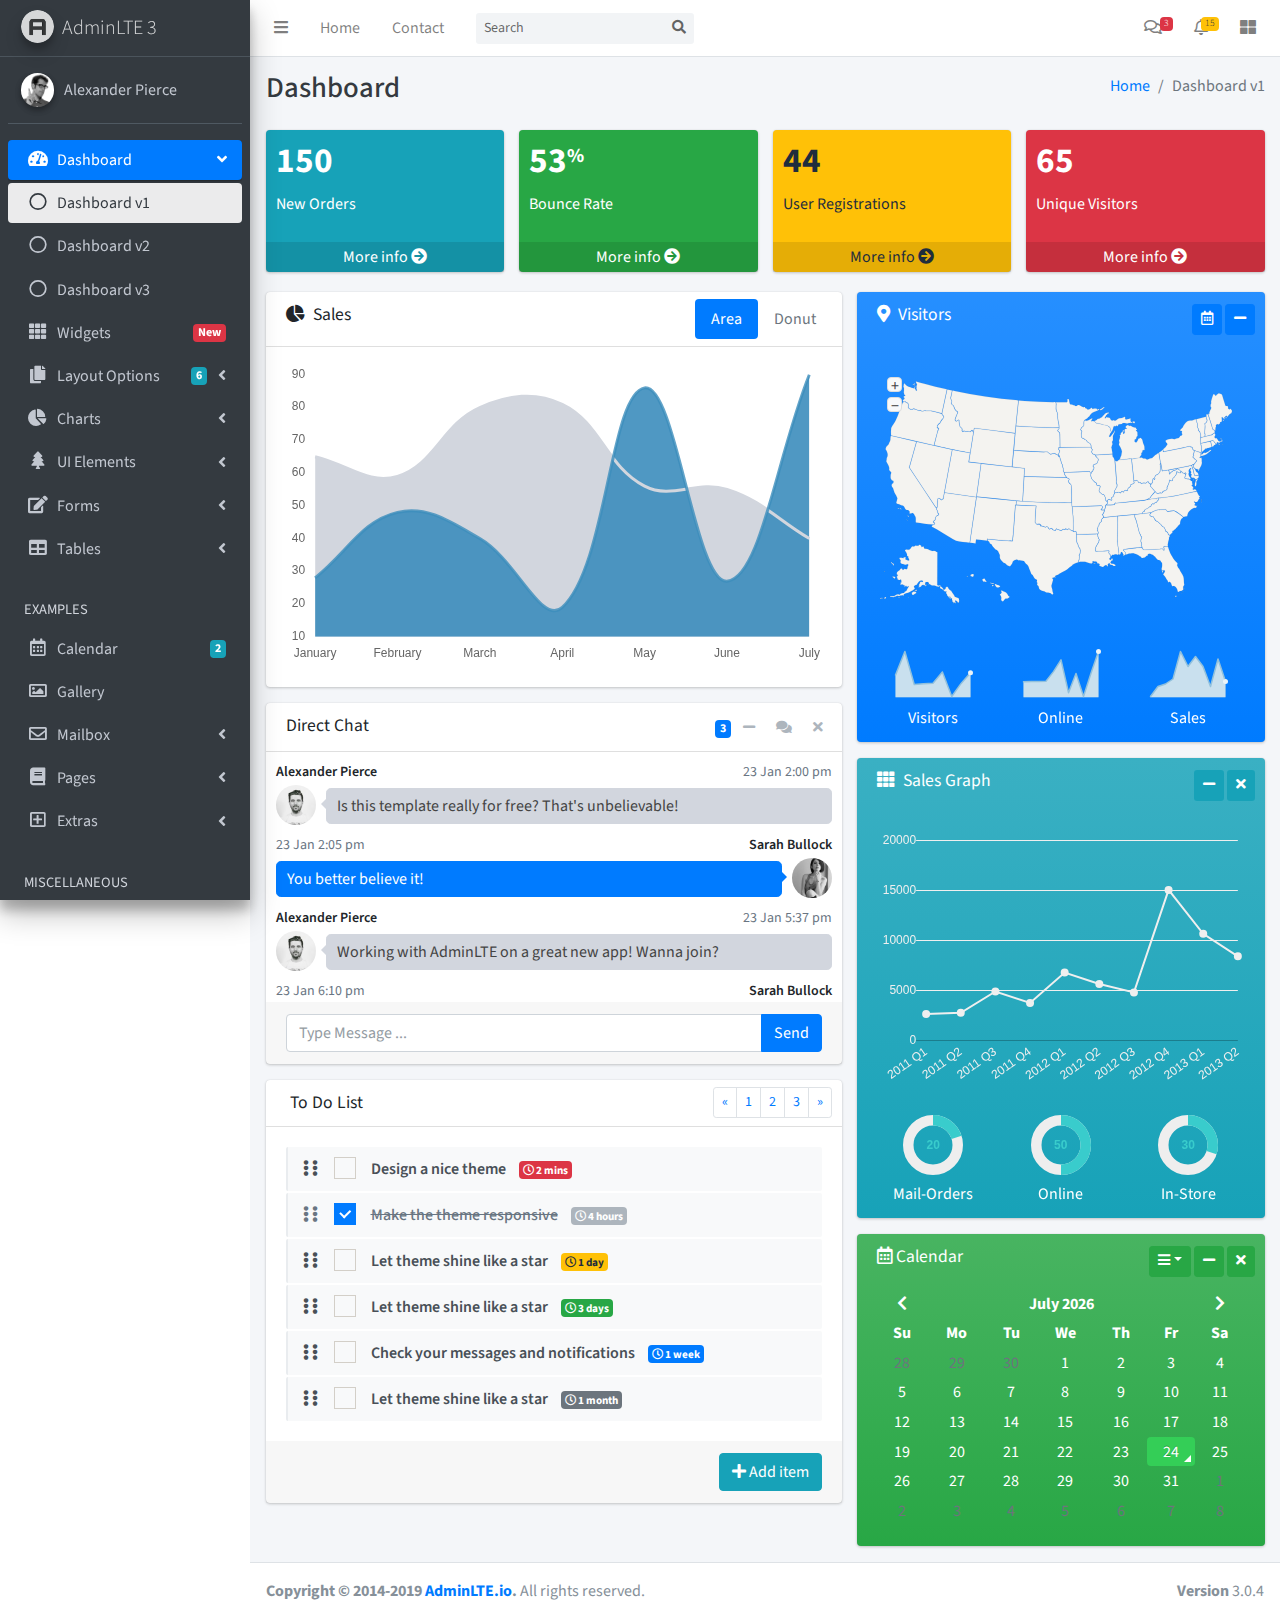
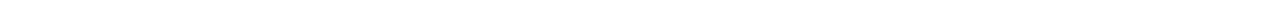
<file: staticfiles/admin-lte/index.html>
<!DOCTYPE html>
<html>
<head>
  <meta charset="utf-8">
  <meta http-equiv="X-UA-Compatible" content="IE=edge">
  <title>AdminLTE 3 | Dashboard</title>
  <!-- Tell the browser to be responsive to screen width -->
  <meta name="viewport" content="width=device-width, initial-scale=1">
  <!-- Font Awesome -->
  <link rel="stylesheet" href="plugins/fontawesome-free/css/all.min.css">
  <!-- Ionicons -->
  <link rel="stylesheet" href="https://code.ionicframework.com/ionicons/2.0.1/css/ionicons.min.css">
  <!-- Tempusdominus Bbootstrap 4 -->
  <link rel="stylesheet" href="plugins/tempusdominus-bootstrap-4/css/tempusdominus-bootstrap-4.min.css">
  <!-- iCheck -->
  <link rel="stylesheet" href="plugins/icheck-bootstrap/icheck-bootstrap.min.css">
  <!-- JQVMap -->
  <link rel="stylesheet" href="plugins/jqvmap/jqvmap.min.css">
  <!-- Theme style -->
  <link rel="stylesheet" href="dist/css/adminlte.min.css">
  <!-- overlayScrollbars -->
  <link rel="stylesheet" href="plugins/overlayScrollbars/css/OverlayScrollbars.min.css">
  <!-- Daterange picker -->
  <link rel="stylesheet" href="plugins/daterangepicker/daterangepicker.css">
  <!-- summernote -->
  <link rel="stylesheet" href="plugins/summernote/summernote-bs4.css">
  <!-- Google Font: Source Sans Pro -->
  <link href="https://fonts.googleapis.com/css?family=Source+Sans+Pro:300,400,400i,700" rel="stylesheet">
</head>
<body class="hold-transition sidebar-mini layout-fixed">
<div class="wrapper">

  <!-- Navbar -->
  <nav class="main-header navbar navbar-expand navbar-white navbar-light">
    <!-- Left navbar links -->
    <ul class="navbar-nav">
      <li class="nav-item">
        <a class="nav-link" data-widget="pushmenu" href="#" role="button"><i class="fas fa-bars"></i></a>
      </li>
      <li class="nav-item d-none d-sm-inline-block">
        <a href="index3.html" class="nav-link">Home</a>
      </li>
      <li class="nav-item d-none d-sm-inline-block">
        <a href="#" class="nav-link">Contact</a>
      </li>
    </ul>

    <!-- SEARCH FORM -->
    <form class="form-inline ml-3">
      <div class="input-group input-group-sm">
        <input class="form-control form-control-navbar" type="search" placeholder="Search" aria-label="Search">
        <div class="input-group-append">
          <button class="btn btn-navbar" type="submit">
            <i class="fas fa-search"></i>
          </button>
        </div>
      </div>
    </form>

    <!-- Right navbar links -->
    <ul class="navbar-nav ml-auto">
      <!-- Messages Dropdown Menu -->
      <li class="nav-item dropdown">
        <a class="nav-link" data-toggle="dropdown" href="#">
          <i class="far fa-comments"></i>
          <span class="badge badge-danger navbar-badge">3</span>
        </a>
        <div class="dropdown-menu dropdown-menu-lg dropdown-menu-right">
          <a href="#" class="dropdown-item">
            <!-- Message Start -->
            <div class="media">
              <img src="dist/img/user1-128x128.jpg" alt="User Avatar" class="img-size-50 mr-3 img-circle">
              <div class="media-body">
                <h3 class="dropdown-item-title">
                  Brad Diesel
                  <span class="float-right text-sm text-danger"><i class="fas fa-star"></i></span>
                </h3>
                <p class="text-sm">Call me whenever you can...</p>
                <p class="text-sm text-muted"><i class="far fa-clock mr-1"></i> 4 Hours Ago</p>
              </div>
            </div>
            <!-- Message End -->
          </a>
          <div class="dropdown-divider"></div>
          <a href="#" class="dropdown-item">
            <!-- Message Start -->
            <div class="media">
              <img src="dist/img/user8-128x128.jpg" alt="User Avatar" class="img-size-50 img-circle mr-3">
              <div class="media-body">
                <h3 class="dropdown-item-title">
                  John Pierce
                  <span class="float-right text-sm text-muted"><i class="fas fa-star"></i></span>
                </h3>
                <p class="text-sm">I got your message bro</p>
                <p class="text-sm text-muted"><i class="far fa-clock mr-1"></i> 4 Hours Ago</p>
              </div>
            </div>
            <!-- Message End -->
          </a>
          <div class="dropdown-divider"></div>
          <a href="#" class="dropdown-item">
            <!-- Message Start -->
            <div class="media">
              <img src="dist/img/user3-128x128.jpg" alt="User Avatar" class="img-size-50 img-circle mr-3">
              <div class="media-body">
                <h3 class="dropdown-item-title">
                  Nora Silvester
                  <span class="float-right text-sm text-warning"><i class="fas fa-star"></i></span>
                </h3>
                <p class="text-sm">The subject goes here</p>
                <p class="text-sm text-muted"><i class="far fa-clock mr-1"></i> 4 Hours Ago</p>
              </div>
            </div>
            <!-- Message End -->
          </a>
          <div class="dropdown-divider"></div>
          <a href="#" class="dropdown-item dropdown-footer">See All Messages</a>
        </div>
      </li>
      <!-- Notifications Dropdown Menu -->
      <li class="nav-item dropdown">
        <a class="nav-link" data-toggle="dropdown" href="#">
          <i class="far fa-bell"></i>
          <span class="badge badge-warning navbar-badge">15</span>
        </a>
        <div class="dropdown-menu dropdown-menu-lg dropdown-menu-right">
          <span class="dropdown-item dropdown-header">15 Notifications</span>
          <div class="dropdown-divider"></div>
          <a href="#" class="dropdown-item">
            <i class="fas fa-envelope mr-2"></i> 4 new messages
            <span class="float-right text-muted text-sm">3 mins</span>
          </a>
          <div class="dropdown-divider"></div>
          <a href="#" class="dropdown-item">
            <i class="fas fa-users mr-2"></i> 8 friend requests
            <span class="float-right text-muted text-sm">12 hours</span>
          </a>
          <div class="dropdown-divider"></div>
          <a href="#" class="dropdown-item">
            <i class="fas fa-file mr-2"></i> 3 new reports
            <span class="float-right text-muted text-sm">2 days</span>
          </a>
          <div class="dropdown-divider"></div>
          <a href="#" class="dropdown-item dropdown-footer">See All Notifications</a>
        </div>
      </li>
      <li class="nav-item">
        <a class="nav-link" data-widget="control-sidebar" data-slide="true" href="#" role="button">
          <i class="fas fa-th-large"></i>
        </a>
      </li>
    </ul>
  </nav>
  <!-- /.navbar -->

  <!-- Main Sidebar Container -->
  <aside class="main-sidebar sidebar-dark-primary elevation-4">
    <!-- Brand Logo -->
    <a href="index3.html" class="brand-link">
      <img src="dist/img/AdminLTELogo.png" alt="AdminLTE Logo" class="brand-image img-circle elevation-3"
           style="opacity: .8">
      <span class="brand-text font-weight-light">AdminLTE 3</span>
    </a>

    <!-- Sidebar -->
    <div class="sidebar">
      <!-- Sidebar user panel (optional) -->
      <div class="user-panel mt-3 pb-3 mb-3 d-flex">
        <div class="image">
          <img src="dist/img/user2-160x160.jpg" class="img-circle elevation-2" alt="User Image">
        </div>
        <div class="info">
          <a href="#" class="d-block">Alexander Pierce</a>
        </div>
      </div>

      <!-- Sidebar Menu -->
      <nav class="mt-2">
        <ul class="nav nav-pills nav-sidebar flex-column" data-widget="treeview" role="menu" data-accordion="false">
          <!-- Add icons to the links using the .nav-icon class
               with font-awesome or any other icon font library -->
          <li class="nav-item has-treeview menu-open">
            <a href="#" class="nav-link active">
              <i class="nav-icon fas fa-tachometer-alt"></i>
              <p>
                Dashboard
                <i class="right fas fa-angle-left"></i>
              </p>
            </a>
            <ul class="nav nav-treeview">
              <li class="nav-item">
                <a href="./index.html" class="nav-link active">
                  <i class="far fa-circle nav-icon"></i>
                  <p>Dashboard v1</p>
                </a>
              </li>
              <li class="nav-item">
                <a href="./index2.html" class="nav-link">
                  <i class="far fa-circle nav-icon"></i>
                  <p>Dashboard v2</p>
                </a>
              </li>
              <li class="nav-item">
                <a href="./index3.html" class="nav-link">
                  <i class="far fa-circle nav-icon"></i>
                  <p>Dashboard v3</p>
                </a>
              </li>
            </ul>
          </li>
          <li class="nav-item">
            <a href="pages/widgets.html" class="nav-link">
              <i class="nav-icon fas fa-th"></i>
              <p>
                Widgets
                <span class="right badge badge-danger">New</span>
              </p>
            </a>
          </li>
          <li class="nav-item has-treeview">
            <a href="#" class="nav-link">
              <i class="nav-icon fas fa-copy"></i>
              <p>
                Layout Options
                <i class="fas fa-angle-left right"></i>
                <span class="badge badge-info right">6</span>
              </p>
            </a>
            <ul class="nav nav-treeview">
              <li class="nav-item">
                <a href="pages/layout/top-nav.html" class="nav-link">
                  <i class="far fa-circle nav-icon"></i>
                  <p>Top Navigation</p>
                </a>
              </li>
              <li class="nav-item">
                <a href="pages/layout/top-nav-sidebar.html" class="nav-link">
                  <i class="far fa-circle nav-icon"></i>
                  <p>Top Navigation + Sidebar</p>
                </a>
              </li>
              <li class="nav-item">
                <a href="pages/layout/boxed.html" class="nav-link">
                  <i class="far fa-circle nav-icon"></i>
                  <p>Boxed</p>
                </a>
              </li>
              <li class="nav-item">
                <a href="pages/layout/fixed-sidebar.html" class="nav-link">
                  <i class="far fa-circle nav-icon"></i>
                  <p>Fixed Sidebar</p>
                </a>
              </li>
              <li class="nav-item">
                <a href="pages/layout/fixed-topnav.html" class="nav-link">
                  <i class="far fa-circle nav-icon"></i>
                  <p>Fixed Navbar</p>
                </a>
              </li>
              <li class="nav-item">
                <a href="pages/layout/fixed-footer.html" class="nav-link">
                  <i class="far fa-circle nav-icon"></i>
                  <p>Fixed Footer</p>
                </a>
              </li>
              <li class="nav-item">
                <a href="pages/layout/collapsed-sidebar.html" class="nav-link">
                  <i class="far fa-circle nav-icon"></i>
                  <p>Collapsed Sidebar</p>
                </a>
              </li>
            </ul>
          </li>
          <li class="nav-item has-treeview">
            <a href="#" class="nav-link">
              <i class="nav-icon fas fa-chart-pie"></i>
              <p>
                Charts
                <i class="right fas fa-angle-left"></i>
              </p>
            </a>
            <ul class="nav nav-treeview">
              <li class="nav-item">
                <a href="pages/charts/chartjs.html" class="nav-link">
                  <i class="far fa-circle nav-icon"></i>
                  <p>ChartJS</p>
                </a>
              </li>
              <li class="nav-item">
                <a href="pages/charts/flot.html" class="nav-link">
                  <i class="far fa-circle nav-icon"></i>
                  <p>Flot</p>
                </a>
              </li>
              <li class="nav-item">
                <a href="pages/charts/inline.html" class="nav-link">
                  <i class="far fa-circle nav-icon"></i>
                  <p>Inline</p>
                </a>
              </li>
            </ul>
          </li>
          <li class="nav-item has-treeview">
            <a href="#" class="nav-link">
              <i class="nav-icon fas fa-tree"></i>
              <p>
                UI Elements
                <i class="fas fa-angle-left right"></i>
              </p>
            </a>
            <ul class="nav nav-treeview">
              <li class="nav-item">
                <a href="pages/UI/general.html" class="nav-link">
                  <i class="far fa-circle nav-icon"></i>
                  <p>General</p>
                </a>
              </li>
              <li class="nav-item">
                <a href="pages/UI/icons.html" class="nav-link">
                  <i class="far fa-circle nav-icon"></i>
                  <p>Icons</p>
                </a>
              </li>
              <li class="nav-item">
                <a href="pages/UI/buttons.html" class="nav-link">
                  <i class="far fa-circle nav-icon"></i>
                  <p>Buttons</p>
                </a>
              </li>
              <li class="nav-item">
                <a href="pages/UI/sliders.html" class="nav-link">
                  <i class="far fa-circle nav-icon"></i>
                  <p>Sliders</p>
                </a>
              </li>
              <li class="nav-item">
                <a href="pages/UI/modals.html" class="nav-link">
                  <i class="far fa-circle nav-icon"></i>
                  <p>Modals & Alerts</p>
                </a>
              </li>
              <li class="nav-item">
                <a href="pages/UI/navbar.html" class="nav-link">
                  <i class="far fa-circle nav-icon"></i>
                  <p>Navbar & Tabs</p>
                </a>
              </li>
              <li class="nav-item">
                <a href="pages/UI/timeline.html" class="nav-link">
                  <i class="far fa-circle nav-icon"></i>
                  <p>Timeline</p>
                </a>
              </li>
              <li class="nav-item">
                <a href="pages/UI/ribbons.html" class="nav-link">
                  <i class="far fa-circle nav-icon"></i>
                  <p>Ribbons</p>
                </a>
              </li>
            </ul>
          </li>
          <li class="nav-item has-treeview">
            <a href="#" class="nav-link">
              <i class="nav-icon fas fa-edit"></i>
              <p>
                Forms
                <i class="fas fa-angle-left right"></i>
              </p>
            </a>
            <ul class="nav nav-treeview">
              <li class="nav-item">
                <a href="pages/forms/general.html" class="nav-link">
                  <i class="far fa-circle nav-icon"></i>
                  <p>General Elements</p>
                </a>
              </li>
              <li class="nav-item">
                <a href="pages/forms/advanced.html" class="nav-link">
                  <i class="far fa-circle nav-icon"></i>
                  <p>Advanced Elements</p>
                </a>
              </li>
              <li class="nav-item">
                <a href="pages/forms/editors.html" class="nav-link">
                  <i class="far fa-circle nav-icon"></i>
                  <p>Editors</p>
                </a>
              </li>
              <li class="nav-item">
                <a href="pages/forms/validation.html" class="nav-link">
                  <i class="far fa-circle nav-icon"></i>
                  <p>Validation</p>
                </a>
              </li>
            </ul>
          </li>
          <li class="nav-item has-treeview">
            <a href="#" class="nav-link">
              <i class="nav-icon fas fa-table"></i>
              <p>
                Tables
                <i class="fas fa-angle-left right"></i>
              </p>
            </a>
            <ul class="nav nav-treeview">
              <li class="nav-item">
                <a href="pages/tables/simple.html" class="nav-link">
                  <i class="far fa-circle nav-icon"></i>
                  <p>Simple Tables</p>
                </a>
              </li>
              <li class="nav-item">
                <a href="pages/tables/data.html" class="nav-link">
                  <i class="far fa-circle nav-icon"></i>
                  <p>DataTables</p>
                </a>
              </li>
              <li class="nav-item">
                <a href="pages/tables/jsgrid.html" class="nav-link">
                  <i class="far fa-circle nav-icon"></i>
                  <p>jsGrid</p>
                </a>
              </li>
            </ul>
          </li>
          <li class="nav-header">EXAMPLES</li>
          <li class="nav-item">
            <a href="pages/calendar.html" class="nav-link">
              <i class="nav-icon far fa-calendar-alt"></i>
              <p>
                Calendar
                <span class="badge badge-info right">2</span>
              </p>
            </a>
          </li>
          <li class="nav-item">
            <a href="pages/gallery.html" class="nav-link">
              <i class="nav-icon far fa-image"></i>
              <p>
                Gallery
              </p>
            </a>
          </li>
          <li class="nav-item has-treeview">
            <a href="#" class="nav-link">
              <i class="nav-icon far fa-envelope"></i>
              <p>
                Mailbox
                <i class="fas fa-angle-left right"></i>
              </p>
            </a>
            <ul class="nav nav-treeview">
              <li class="nav-item">
                <a href="pages/mailbox/mailbox.html" class="nav-link">
                  <i class="far fa-circle nav-icon"></i>
                  <p>Inbox</p>
                </a>
              </li>
              <li class="nav-item">
                <a href="pages/mailbox/compose.html" class="nav-link">
                  <i class="far fa-circle nav-icon"></i>
                  <p>Compose</p>
                </a>
              </li>
              <li class="nav-item">
                <a href="pages/mailbox/read-mail.html" class="nav-link">
                  <i class="far fa-circle nav-icon"></i>
                  <p>Read</p>
                </a>
              </li>
            </ul>
          </li>
          <li class="nav-item has-treeview">
            <a href="#" class="nav-link">
              <i class="nav-icon fas fa-book"></i>
              <p>
                Pages
                <i class="fas fa-angle-left right"></i>
              </p>
            </a>
            <ul class="nav nav-treeview">
              <li class="nav-item">
                <a href="pages/examples/invoice.html" class="nav-link">
                  <i class="far fa-circle nav-icon"></i>
                  <p>Invoice</p>
                </a>
              </li>
              <li class="nav-item">
                <a href="pages/examples/profile.html" class="nav-link">
                  <i class="far fa-circle nav-icon"></i>
                  <p>Profile</p>
                </a>
              </li>
              <li class="nav-item">
                <a href="pages/examples/e-commerce.html" class="nav-link">
                  <i class="far fa-circle nav-icon"></i>
                  <p>E-commerce</p>
                </a>
              </li>
              <li class="nav-item">
                <a href="pages/examples/projects.html" class="nav-link">
                  <i class="far fa-circle nav-icon"></i>
                  <p>Projects</p>
                </a>
              </li>
              <li class="nav-item">
                <a href="pages/examples/project-add.html" class="nav-link">
                  <i class="far fa-circle nav-icon"></i>
                  <p>Project Add</p>
                </a>
              </li>
              <li class="nav-item">
                <a href="pages/examples/project-edit.html" class="nav-link">
                  <i class="far fa-circle nav-icon"></i>
                  <p>Project Edit</p>
                </a>
              </li>
              <li class="nav-item">
                <a href="pages/examples/project-detail.html" class="nav-link">
                  <i class="far fa-circle nav-icon"></i>
                  <p>Project Detail</p>
                </a>
              </li>
              <li class="nav-item">
                <a href="pages/examples/contacts.html" class="nav-link">
                  <i class="far fa-circle nav-icon"></i>
                  <p>Contacts</p>
                </a>
              </li>
            </ul>
          </li>
          <li class="nav-item has-treeview">
            <a href="#" class="nav-link">
              <i class="nav-icon far fa-plus-square"></i>
              <p>
                Extras
                <i class="fas fa-angle-left right"></i>
              </p>
            </a>
            <ul class="nav nav-treeview">
              <li class="nav-item">
                <a href="pages/examples/login.html" class="nav-link">
                  <i class="far fa-circle nav-icon"></i>
                  <p>Login</p>
                </a>
              </li>
              <li class="nav-item">
                <a href="pages/examples/register.html" class="nav-link">
                  <i class="far fa-circle nav-icon"></i>
                  <p>Register</p>
                </a>
              </li>
              <li class="nav-item">
                <a href="pages/examples/forgot-password.html" class="nav-link">
                  <i class="far fa-circle nav-icon"></i>
                  <p>Forgot Password</p>
                </a>
              </li>
              <li class="nav-item">
                <a href="pages/examples/recover-password.html" class="nav-link">
                  <i class="far fa-circle nav-icon"></i>
                  <p>Recover Password</p>
                </a>
              </li>
              <li class="nav-item">
                <a href="pages/examples/lockscreen.html" class="nav-link">
                  <i class="far fa-circle nav-icon"></i>
                  <p>Lockscreen</p>
                </a>
              </li>
              <li class="nav-item">
                <a href="pages/examples/legacy-user-menu.html" class="nav-link">
                  <i class="far fa-circle nav-icon"></i>
                  <p>Legacy User Menu</p>
                </a>
              </li>
              <li class="nav-item">
                <a href="pages/examples/language-menu.html" class="nav-link">
                  <i class="far fa-circle nav-icon"></i>
                  <p>Language Menu</p>
                </a>
              </li>
              <li class="nav-item">
                <a href="pages/examples/404.html" class="nav-link">
                  <i class="far fa-circle nav-icon"></i>
                  <p>Error 404</p>
                </a>
              </li>
              <li class="nav-item">
                <a href="pages/examples/500.html" class="nav-link">
                  <i class="far fa-circle nav-icon"></i>
                  <p>Error 500</p>
                </a>
              </li>
              <li class="nav-item">
                <a href="pages/examples/pace.html" class="nav-link">
                  <i class="far fa-circle nav-icon"></i>
                  <p>Pace</p>
                </a>
              </li>
              <li class="nav-item">
                <a href="pages/examples/blank.html" class="nav-link">
                  <i class="far fa-circle nav-icon"></i>
                  <p>Blank Page</p>
                </a>
              </li>
              <li class="nav-item">
                <a href="starter.html" class="nav-link">
                  <i class="far fa-circle nav-icon"></i>
                  <p>Starter Page</p>
                </a>
              </li>
            </ul>
          </li>
          <li class="nav-header">MISCELLANEOUS</li>
          <li class="nav-item">
            <a href="https://adminlte.io/docs/3.0" class="nav-link">
              <i class="nav-icon fas fa-file"></i>
              <p>Documentation</p>
            </a>
          </li>
          <li class="nav-header">MULTI LEVEL EXAMPLE</li>
          <li class="nav-item">
            <a href="#" class="nav-link">
              <i class="fas fa-circle nav-icon"></i>
              <p>Level 1</p>
            </a>
          </li>
          <li class="nav-item has-treeview">
            <a href="#" class="nav-link">
              <i class="nav-icon fas fa-circle"></i>
              <p>
                Level 1
                <i class="right fas fa-angle-left"></i>
              </p>
            </a>
            <ul class="nav nav-treeview">
              <li class="nav-item">
                <a href="#" class="nav-link">
                  <i class="far fa-circle nav-icon"></i>
                  <p>Level 2</p>
                </a>
              </li>
              <li class="nav-item has-treeview">
                <a href="#" class="nav-link">
                  <i class="far fa-circle nav-icon"></i>
                  <p>
                    Level 2
                    <i class="right fas fa-angle-left"></i>
                  </p>
                </a>
                <ul class="nav nav-treeview">
                  <li class="nav-item">
                    <a href="#" class="nav-link">
                      <i class="far fa-dot-circle nav-icon"></i>
                      <p>Level 3</p>
                    </a>
                  </li>
                  <li class="nav-item">
                    <a href="#" class="nav-link">
                      <i class="far fa-dot-circle nav-icon"></i>
                      <p>Level 3</p>
                    </a>
                  </li>
                  <li class="nav-item">
                    <a href="#" class="nav-link">
                      <i class="far fa-dot-circle nav-icon"></i>
                      <p>Level 3</p>
                    </a>
                  </li>
                </ul>
              </li>
              <li class="nav-item">
                <a href="#" class="nav-link">
                  <i class="far fa-circle nav-icon"></i>
                  <p>Level 2</p>
                </a>
              </li>
            </ul>
          </li>
          <li class="nav-item">
            <a href="#" class="nav-link">
              <i class="fas fa-circle nav-icon"></i>
              <p>Level 1</p>
            </a>
          </li>
          <li class="nav-header">LABELS</li>
          <li class="nav-item">
            <a href="#" class="nav-link">
              <i class="nav-icon far fa-circle text-danger"></i>
              <p class="text">Important</p>
            </a>
          </li>
          <li class="nav-item">
            <a href="#" class="nav-link">
              <i class="nav-icon far fa-circle text-warning"></i>
              <p>Warning</p>
            </a>
          </li>
          <li class="nav-item">
            <a href="#" class="nav-link">
              <i class="nav-icon far fa-circle text-info"></i>
              <p>Informational</p>
            </a>
          </li>
        </ul>
      </nav>
      <!-- /.sidebar-menu -->
    </div>
    <!-- /.sidebar -->
  </aside>

  <!-- Content Wrapper. Contains page content -->
  <div class="content-wrapper">
    <!-- Content Header (Page header) -->
    <div class="content-header">
      <div class="container-fluid">
        <div class="row mb-2">
          <div class="col-sm-6">
            <h1 class="m-0 text-dark">Dashboard</h1>
          </div><!-- /.col -->
          <div class="col-sm-6">
            <ol class="breadcrumb float-sm-right">
              <li class="breadcrumb-item"><a href="#">Home</a></li>
              <li class="breadcrumb-item active">Dashboard v1</li>
            </ol>
          </div><!-- /.col -->
        </div><!-- /.row -->
      </div><!-- /.container-fluid -->
    </div>
    <!-- /.content-header -->

    <!-- Main content -->
    <section class="content">
      <div class="container-fluid">
        <!-- Small boxes (Stat box) -->
        <div class="row">
          <div class="col-lg-3 col-6">
            <!-- small box -->
            <div class="small-box bg-info">
              <div class="inner">
                <h3>150</h3>

                <p>New Orders</p>
              </div>
              <div class="icon">
                <i class="ion ion-bag"></i>
              </div>
              <a href="#" class="small-box-footer">More info <i class="fas fa-arrow-circle-right"></i></a>
            </div>
          </div>
          <!-- ./col -->
          <div class="col-lg-3 col-6">
            <!-- small box -->
            <div class="small-box bg-success">
              <div class="inner">
                <h3>53<sup style="font-size: 20px">%</sup></h3>

                <p>Bounce Rate</p>
              </div>
              <div class="icon">
                <i class="ion ion-stats-bars"></i>
              </div>
              <a href="#" class="small-box-footer">More info <i class="fas fa-arrow-circle-right"></i></a>
            </div>
          </div>
          <!-- ./col -->
          <div class="col-lg-3 col-6">
            <!-- small box -->
            <div class="small-box bg-warning">
              <div class="inner">
                <h3>44</h3>

                <p>User Registrations</p>
              </div>
              <div class="icon">
                <i class="ion ion-person-add"></i>
              </div>
              <a href="#" class="small-box-footer">More info <i class="fas fa-arrow-circle-right"></i></a>
            </div>
          </div>
          <!-- ./col -->
          <div class="col-lg-3 col-6">
            <!-- small box -->
            <div class="small-box bg-danger">
              <div class="inner">
                <h3>65</h3>

                <p>Unique Visitors</p>
              </div>
              <div class="icon">
                <i class="ion ion-pie-graph"></i>
              </div>
              <a href="#" class="small-box-footer">More info <i class="fas fa-arrow-circle-right"></i></a>
            </div>
          </div>
          <!-- ./col -->
        </div>
        <!-- /.row -->
        <!-- Main row -->
        <div class="row">
          <!-- Left col -->
          <section class="col-lg-7 connectedSortable">
            <!-- Custom tabs (Charts with tabs)-->
            <div class="card">
              <div class="card-header">
                <h3 class="card-title">
                  <i class="fas fa-chart-pie mr-1"></i>
                  Sales
                </h3>
                <div class="card-tools">
                  <ul class="nav nav-pills ml-auto">
                    <li class="nav-item">
                      <a class="nav-link active" href="#revenue-chart" data-toggle="tab">Area</a>
                    </li>
                    <li class="nav-item">
                      <a class="nav-link" href="#sales-chart" data-toggle="tab">Donut</a>
                    </li>
                  </ul>
                </div>
              </div><!-- /.card-header -->
              <div class="card-body">
                <div class="tab-content p-0">
                  <!-- Morris chart - Sales -->
                  <div class="chart tab-pane active" id="revenue-chart"
                       style="position: relative; height: 300px;">
                      <canvas id="revenue-chart-canvas" height="300" style="height: 300px;"></canvas>                         
                   </div>
                  <div class="chart tab-pane" id="sales-chart" style="position: relative; height: 300px;">
                    <canvas id="sales-chart-canvas" height="300" style="height: 300px;"></canvas>                         
                  </div>  
                </div>
              </div><!-- /.card-body -->
            </div>
            <!-- /.card -->

            <!-- DIRECT CHAT -->
            <div class="card direct-chat direct-chat-primary">
              <div class="card-header">
                <h3 class="card-title">Direct Chat</h3>

                <div class="card-tools">
                  <span data-toggle="tooltip" title="3 New Messages" class="badge badge-primary">3</span>
                  <button type="button" class="btn btn-tool" data-card-widget="collapse">
                    <i class="fas fa-minus"></i>
                  </button>
                  <button type="button" class="btn btn-tool" data-toggle="tooltip" title="Contacts"
                          data-widget="chat-pane-toggle">
                    <i class="fas fa-comments"></i>
                  </button>
                  <button type="button" class="btn btn-tool" data-card-widget="remove"><i class="fas fa-times"></i>
                  </button>
                </div>
              </div>
              <!-- /.card-header -->
              <div class="card-body">
                <!-- Conversations are loaded here -->
                <div class="direct-chat-messages">
                  <!-- Message. Default to the left -->
                  <div class="direct-chat-msg">
                    <div class="direct-chat-infos clearfix">
                      <span class="direct-chat-name float-left">Alexander Pierce</span>
                      <span class="direct-chat-timestamp float-right">23 Jan 2:00 pm</span>
                    </div>
                    <!-- /.direct-chat-infos -->
                    <img class="direct-chat-img" src="dist/img/user1-128x128.jpg" alt="message user image">
                    <!-- /.direct-chat-img -->
                    <div class="direct-chat-text">
                      Is this template really for free? That's unbelievable!
                    </div>
                    <!-- /.direct-chat-text -->
                  </div>
                  <!-- /.direct-chat-msg -->

                  <!-- Message to the right -->
                  <div class="direct-chat-msg right">
                    <div class="direct-chat-infos clearfix">
                      <span class="direct-chat-name float-right">Sarah Bullock</span>
                      <span class="direct-chat-timestamp float-left">23 Jan 2:05 pm</span>
                    </div>
                    <!-- /.direct-chat-infos -->
                    <img class="direct-chat-img" src="dist/img/user3-128x128.jpg" alt="message user image">
                    <!-- /.direct-chat-img -->
                    <div class="direct-chat-text">
                      You better believe it!
                    </div>
                    <!-- /.direct-chat-text -->
                  </div>
                  <!-- /.direct-chat-msg -->

                  <!-- Message. Default to the left -->
                  <div class="direct-chat-msg">
                    <div class="direct-chat-infos clearfix">
                      <span class="direct-chat-name float-left">Alexander Pierce</span>
                      <span class="direct-chat-timestamp float-right">23 Jan 5:37 pm</span>
                    </div>
                    <!-- /.direct-chat-infos -->
                    <img class="direct-chat-img" src="dist/img/user1-128x128.jpg" alt="message user image">
                    <!-- /.direct-chat-img -->
                    <div class="direct-chat-text">
                      Working with AdminLTE on a great new app! Wanna join?
                    </div>
                    <!-- /.direct-chat-text -->
                  </div>
                  <!-- /.direct-chat-msg -->

                  <!-- Message to the right -->
                  <div class="direct-chat-msg right">
                    <div class="direct-chat-infos clearfix">
                      <span class="direct-chat-name float-right">Sarah Bullock</span>
                      <span class="direct-chat-timestamp float-left">23 Jan 6:10 pm</span>
                    </div>
                    <!-- /.direct-chat-infos -->
                    <img class="direct-chat-img" src="dist/img/user3-128x128.jpg" alt="message user image">
                    <!-- /.direct-chat-img -->
                    <div class="direct-chat-text">
                      I would love to.
                    </div>
                    <!-- /.direct-chat-text -->
                  </div>
                  <!-- /.direct-chat-msg -->

                </div>
                <!--/.direct-chat-messages-->

                <!-- Contacts are loaded here -->
                <div class="direct-chat-contacts">
                  <ul class="contacts-list">
                    <li>
                      <a href="#">
                        <img class="contacts-list-img" src="dist/img/user1-128x128.jpg">

                        <div class="contacts-list-info">
                          <span class="contacts-list-name">
                            Count Dracula
                            <small class="contacts-list-date float-right">2/28/2015</small>
                          </span>
                          <span class="contacts-list-msg">How have you been? I was...</span>
                        </div>
                        <!-- /.contacts-list-info -->
                      </a>
                    </li>
                    <!-- End Contact Item -->
                    <li>
                      <a href="#">
                        <img class="contacts-list-img" src="dist/img/user7-128x128.jpg">

                        <div class="contacts-list-info">
                          <span class="contacts-list-name">
                            Sarah Doe
                            <small class="contacts-list-date float-right">2/23/2015</small>
                          </span>
                          <span class="contacts-list-msg">I will be waiting for...</span>
                        </div>
                        <!-- /.contacts-list-info -->
                      </a>
                    </li>
                    <!-- End Contact Item -->
                    <li>
                      <a href="#">
                        <img class="contacts-list-img" src="dist/img/user3-128x128.jpg">

                        <div class="contacts-list-info">
                          <span class="contacts-list-name">
                            Nadia Jolie
                            <small class="contacts-list-date float-right">2/20/2015</small>
                          </span>
                          <span class="contacts-list-msg">I'll call you back at...</span>
                        </div>
                        <!-- /.contacts-list-info -->
                      </a>
                    </li>
                    <!-- End Contact Item -->
                    <li>
                      <a href="#">
                        <img class="contacts-list-img" src="dist/img/user5-128x128.jpg">

                        <div class="contacts-list-info">
                          <span class="contacts-list-name">
                            Nora S. Vans
                            <small class="contacts-list-date float-right">2/10/2015</small>
                          </span>
                          <span class="contacts-list-msg">Where is your new...</span>
                        </div>
                        <!-- /.contacts-list-info -->
                      </a>
                    </li>
                    <!-- End Contact Item -->
                    <li>
                      <a href="#">
                        <img class="contacts-list-img" src="dist/img/user6-128x128.jpg">

                        <div class="contacts-list-info">
                          <span class="contacts-list-name">
                            John K.
                            <small class="contacts-list-date float-right">1/27/2015</small>
                          </span>
                          <span class="contacts-list-msg">Can I take a look at...</span>
                        </div>
                        <!-- /.contacts-list-info -->
                      </a>
                    </li>
                    <!-- End Contact Item -->
                    <li>
                      <a href="#">
                        <img class="contacts-list-img" src="dist/img/user8-128x128.jpg">

                        <div class="contacts-list-info">
                          <span class="contacts-list-name">
                            Kenneth M.
                            <small class="contacts-list-date float-right">1/4/2015</small>
                          </span>
                          <span class="contacts-list-msg">Never mind I found...</span>
                        </div>
                        <!-- /.contacts-list-info -->
                      </a>
                    </li>
                    <!-- End Contact Item -->
                  </ul>
                  <!-- /.contacts-list -->
                </div>
                <!-- /.direct-chat-pane -->
              </div>
              <!-- /.card-body -->
              <div class="card-footer">
                <form action="#" method="post">
                  <div class="input-group">
                    <input type="text" name="message" placeholder="Type Message ..." class="form-control">
                    <span class="input-group-append">
                      <button type="button" class="btn btn-primary">Send</button>
                    </span>
                  </div>
                </form>
              </div>
              <!-- /.card-footer-->
            </div>
            <!--/.direct-chat -->

            <!-- TO DO List -->
            <div class="card">
              <div class="card-header">
                <h3 class="card-title">
                  <i class="ion ion-clipboard mr-1"></i>
                  To Do List
                </h3>

                <div class="card-tools">
                  <ul class="pagination pagination-sm">
                    <li class="page-item"><a href="#" class="page-link">&laquo;</a></li>
                    <li class="page-item"><a href="#" class="page-link">1</a></li>
                    <li class="page-item"><a href="#" class="page-link">2</a></li>
                    <li class="page-item"><a href="#" class="page-link">3</a></li>
                    <li class="page-item"><a href="#" class="page-link">&raquo;</a></li>
                  </ul>
                </div>
              </div>
              <!-- /.card-header -->
              <div class="card-body">
                <ul class="todo-list" data-widget="todo-list">
                  <li>
                    <!-- drag handle -->
                    <span class="handle">
                      <i class="fas fa-ellipsis-v"></i>
                      <i class="fas fa-ellipsis-v"></i>
                    </span>
                    <!-- checkbox -->
                    <div  class="icheck-primary d-inline ml-2">
                      <input type="checkbox" value="" name="todo1" id="todoCheck1">
                      <label for="todoCheck1"></label>
                    </div>
                    <!-- todo text -->
                    <span class="text">Design a nice theme</span>
                    <!-- Emphasis label -->
                    <small class="badge badge-danger"><i class="far fa-clock"></i> 2 mins</small>
                    <!-- General tools such as edit or delete-->
                    <div class="tools">
                      <i class="fas fa-edit"></i>
                      <i class="fas fa-trash-o"></i>
                    </div>
                  </li>
                  <li>
                    <span class="handle">
                      <i class="fas fa-ellipsis-v"></i>
                      <i class="fas fa-ellipsis-v"></i>
                    </span>
                    <div  class="icheck-primary d-inline ml-2">
                      <input type="checkbox" value="" name="todo2" id="todoCheck2" checked>
                      <label for="todoCheck2"></label>
                    </div>
                    <span class="text">Make the theme responsive</span>
                    <small class="badge badge-info"><i class="far fa-clock"></i> 4 hours</small>
                    <div class="tools">
                      <i class="fas fa-edit"></i>
                      <i class="fas fa-trash-o"></i>
                    </div>
                  </li>
                  <li>
                    <span class="handle">
                      <i class="fas fa-ellipsis-v"></i>
                      <i class="fas fa-ellipsis-v"></i>
                    </span>
                    <div  class="icheck-primary d-inline ml-2">
                      <input type="checkbox" value="" name="todo3" id="todoCheck3">
                      <label for="todoCheck3"></label>
                    </div>
                    <span class="text">Let theme shine like a star</span>
                    <small class="badge badge-warning"><i class="far fa-clock"></i> 1 day</small>
                    <div class="tools">
                      <i class="fas fa-edit"></i>
                      <i class="fas fa-trash-o"></i>
                    </div>
                  </li>
                  <li>
                    <span class="handle">
                      <i class="fas fa-ellipsis-v"></i>
                      <i class="fas fa-ellipsis-v"></i>
                    </span>
                    <div  class="icheck-primary d-inline ml-2">
                      <input type="checkbox" value="" name="todo4" id="todoCheck4">
                      <label for="todoCheck4"></label>
                    </div>
                    <span class="text">Let theme shine like a star</span>
                    <small class="badge badge-success"><i class="far fa-clock"></i> 3 days</small>
                    <div class="tools">
                      <i class="fas fa-edit"></i>
                      <i class="fas fa-trash-o"></i>
                    </div>
                  </li>
                  <li>
                    <span class="handle">
                      <i class="fas fa-ellipsis-v"></i>
                      <i class="fas fa-ellipsis-v"></i>
                    </span>
                    <div  class="icheck-primary d-inline ml-2">
                      <input type="checkbox" value="" name="todo5" id="todoCheck5">
                      <label for="todoCheck5"></label>
                    </div>
                    <span class="text">Check your messages and notifications</span>
                    <small class="badge badge-primary"><i class="far fa-clock"></i> 1 week</small>
                    <div class="tools">
                      <i class="fas fa-edit"></i>
                      <i class="fas fa-trash-o"></i>
                    </div>
                  </li>
                  <li>
                    <span class="handle">
                      <i class="fas fa-ellipsis-v"></i>
                      <i class="fas fa-ellipsis-v"></i>
                    </span>
                    <div  class="icheck-primary d-inline ml-2">
                      <input type="checkbox" value="" name="todo6" id="todoCheck6">
                      <label for="todoCheck6"></label>
                    </div>
                    <span class="text">Let theme shine like a star</span>
                    <small class="badge badge-secondary"><i class="far fa-clock"></i> 1 month</small>
                    <div class="tools">
                      <i class="fas fa-edit"></i>
                      <i class="fas fa-trash-o"></i>
                    </div>
                  </li>
                </ul>
              </div>
              <!-- /.card-body -->
              <div class="card-footer clearfix">
                <button type="button" class="btn btn-info float-right"><i class="fas fa-plus"></i> Add item</button>
              </div>
            </div>
            <!-- /.card -->
          </section>
          <!-- /.Left col -->
          <!-- right col (We are only adding the ID to make the widgets sortable)-->
          <section class="col-lg-5 connectedSortable">

            <!-- Map card -->
            <div class="card bg-gradient-primary">
              <div class="card-header border-0">
                <h3 class="card-title">
                  <i class="fas fa-map-marker-alt mr-1"></i>
                  Visitors
                </h3>
                <!-- card tools -->
                <div class="card-tools">
                  <button type="button"
                          class="btn btn-primary btn-sm daterange"
                          data-toggle="tooltip"
                          title="Date range">
                    <i class="far fa-calendar-alt"></i>
                  </button>
                  <button type="button"
                          class="btn btn-primary btn-sm"
                          data-card-widget="collapse"
                          data-toggle="tooltip"
                          title="Collapse">
                    <i class="fas fa-minus"></i>
                  </button>
                </div>
                <!-- /.card-tools -->
              </div>
              <div class="card-body">
                <div id="world-map" style="height: 250px; width: 100%;"></div>
              </div>
              <!-- /.card-body-->
              <div class="card-footer bg-transparent">
                <div class="row">
                  <div class="col-4 text-center">
                    <div id="sparkline-1"></div>
                    <div class="text-white">Visitors</div>
                  </div>
                  <!-- ./col -->
                  <div class="col-4 text-center">
                    <div id="sparkline-2"></div>
                    <div class="text-white">Online</div>
                  </div>
                  <!-- ./col -->
                  <div class="col-4 text-center">
                    <div id="sparkline-3"></div>
                    <div class="text-white">Sales</div>
                  </div>
                  <!-- ./col -->
                </div>
                <!-- /.row -->
              </div>
            </div>
            <!-- /.card -->

            <!-- solid sales graph -->
            <div class="card bg-gradient-info">
              <div class="card-header border-0">
                <h3 class="card-title">
                  <i class="fas fa-th mr-1"></i>
                  Sales Graph
                </h3>

                <div class="card-tools">
                  <button type="button" class="btn bg-info btn-sm" data-card-widget="collapse">
                    <i class="fas fa-minus"></i>
                  </button>
                  <button type="button" class="btn bg-info btn-sm" data-card-widget="remove">
                    <i class="fas fa-times"></i>
                  </button>
                </div>
              </div>
              <div class="card-body">
                <canvas class="chart" id="line-chart" style="min-height: 250px; height: 250px; max-height: 250px; max-width: 100%;"></canvas>
              </div>
              <!-- /.card-body -->
              <div class="card-footer bg-transparent">
                <div class="row">
                  <div class="col-4 text-center">
                    <input type="text" class="knob" data-readonly="true" value="20" data-width="60" data-height="60"
                           data-fgColor="#39CCCC">

                    <div class="text-white">Mail-Orders</div>
                  </div>
                  <!-- ./col -->
                  <div class="col-4 text-center">
                    <input type="text" class="knob" data-readonly="true" value="50" data-width="60" data-height="60"
                           data-fgColor="#39CCCC">

                    <div class="text-white">Online</div>
                  </div>
                  <!-- ./col -->
                  <div class="col-4 text-center">
                    <input type="text" class="knob" data-readonly="true" value="30" data-width="60" data-height="60"
                           data-fgColor="#39CCCC">

                    <div class="text-white">In-Store</div>
                  </div>
                  <!-- ./col -->
                </div>
                <!-- /.row -->
              </div>
              <!-- /.card-footer -->
            </div>
            <!-- /.card -->

            <!-- Calendar -->
            <div class="card bg-gradient-success">
              <div class="card-header border-0">

                <h3 class="card-title">
                  <i class="far fa-calendar-alt"></i>
                  Calendar
                </h3>
                <!-- tools card -->
                <div class="card-tools">
                  <!-- button with a dropdown -->
                  <div class="btn-group">
                    <button type="button" class="btn btn-success btn-sm dropdown-toggle" data-toggle="dropdown">
                      <i class="fas fa-bars"></i></button>
                    <div class="dropdown-menu float-right" role="menu">
                      <a href="#" class="dropdown-item">Add new event</a>
                      <a href="#" class="dropdown-item">Clear events</a>
                      <div class="dropdown-divider"></div>
                      <a href="#" class="dropdown-item">View calendar</a>
                    </div>
                  </div>
                  <button type="button" class="btn btn-success btn-sm" data-card-widget="collapse">
                    <i class="fas fa-minus"></i>
                  </button>
                  <button type="button" class="btn btn-success btn-sm" data-card-widget="remove">
                    <i class="fas fa-times"></i>
                  </button>
                </div>
                <!-- /. tools -->
              </div>
              <!-- /.card-header -->
              <div class="card-body pt-0">
                <!--The calendar -->
                <div id="calendar" style="width: 100%"></div>
              </div>
              <!-- /.card-body -->
            </div>
            <!-- /.card -->
          </section>
          <!-- right col -->
        </div>
        <!-- /.row (main row) -->
      </div><!-- /.container-fluid -->
    </section>
    <!-- /.content -->
  </div>
  <!-- /.content-wrapper -->
  <footer class="main-footer">
    <strong>Copyright &copy; 2014-2019 <a href="http://adminlte.io">AdminLTE.io</a>.</strong>
    All rights reserved.
    <div class="float-right d-none d-sm-inline-block">
      <b>Version</b> 3.0.4
    </div>
  </footer>

  <!-- Control Sidebar -->
  <aside class="control-sidebar control-sidebar-dark">
    <!-- Control sidebar content goes here -->
  </aside>
  <!-- /.control-sidebar -->
</div>
<!-- ./wrapper -->

<!-- jQuery -->
<script src="plugins/jquery/jquery.min.js"></script>
<!-- jQuery UI 1.11.4 -->
<script src="plugins/jquery-ui/jquery-ui.min.js"></script>
<!-- Resolve conflict in jQuery UI tooltip with Bootstrap tooltip -->
<script>
  $.widget.bridge('uibutton', $.ui.button)
</script>
<!-- Bootstrap 4 -->
<script src="plugins/bootstrap/js/bootstrap.bundle.min.js"></script>
<!-- ChartJS -->
<script src="plugins/chart.js/Chart.min.js"></script>
<!-- Sparkline -->
<script src="plugins/sparklines/sparkline.js"></script>
<!-- JQVMap -->
<script src="plugins/jqvmap/jquery.vmap.min.js"></script>
<script src="plugins/jqvmap/maps/jquery.vmap.usa.js"></script>
<!-- jQuery Knob Chart -->
<script src="plugins/jquery-knob/jquery.knob.min.js"></script>
<!-- daterangepicker -->
<script src="plugins/moment/moment.min.js"></script>
<script src="plugins/daterangepicker/daterangepicker.js"></script>
<!-- Tempusdominus Bootstrap 4 -->
<script src="plugins/tempusdominus-bootstrap-4/js/tempusdominus-bootstrap-4.min.js"></script>
<!-- Summernote -->
<script src="plugins/summernote/summernote-bs4.min.js"></script>
<!-- overlayScrollbars -->
<script src="plugins/overlayScrollbars/js/jquery.overlayScrollbars.min.js"></script>
<!-- AdminLTE App -->
<script src="dist/js/adminlte.js"></script>
<!-- AdminLTE dashboard demo (This is only for demo purposes) -->
<script src="dist/js/pages/dashboard.js"></script>
<!-- AdminLTE for demo purposes -->
<script src="dist/js/demo.js"></script>
</body>
</html>
</file>
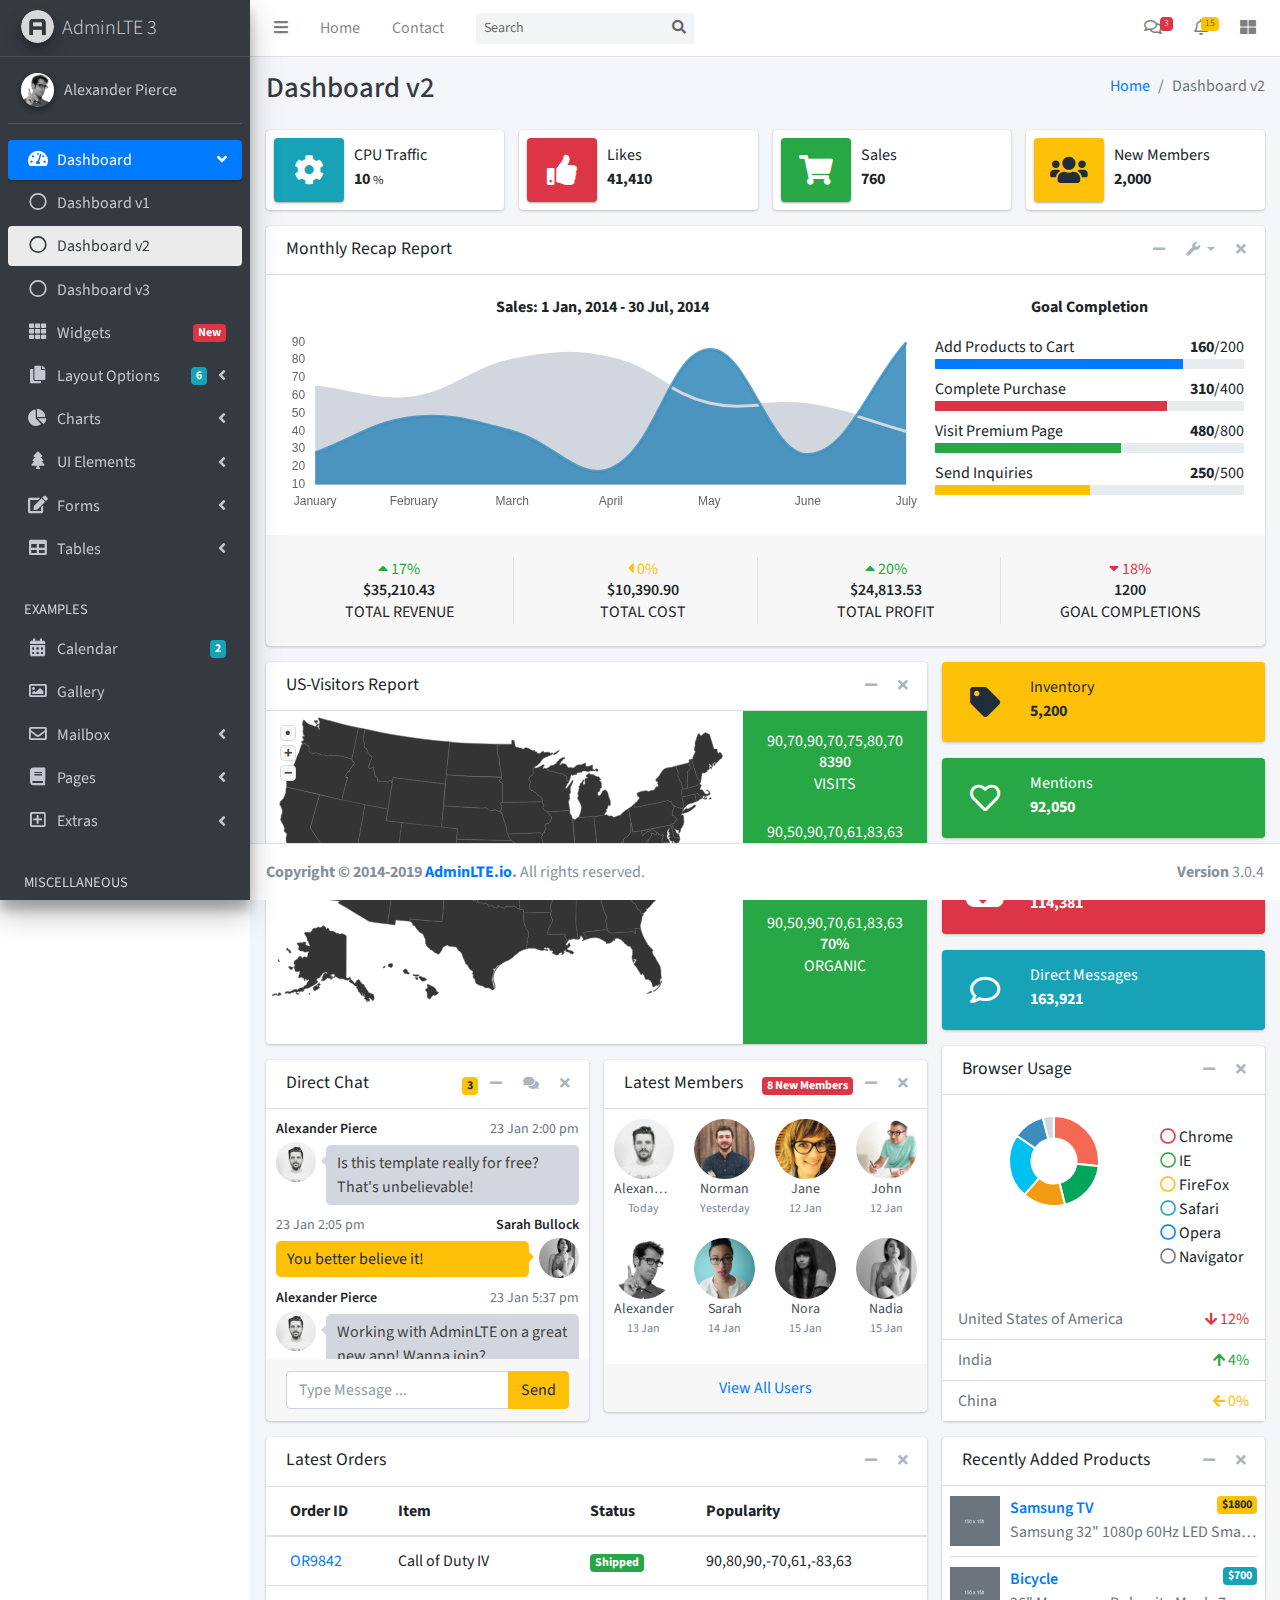
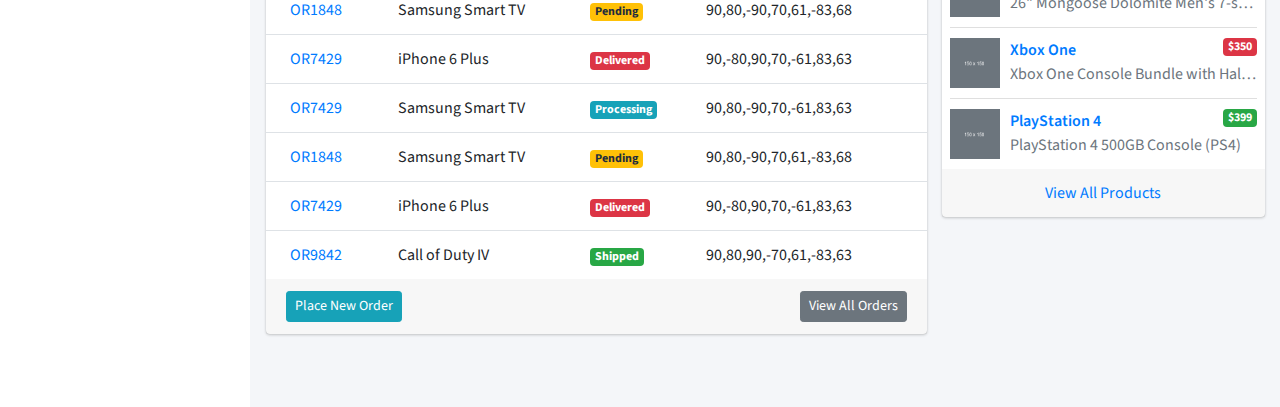
<file: staticfiles/admin-lte/index2.html>
<!DOCTYPE html>
<html lang="en">
<head>
  <meta charset="utf-8">
  <meta name="viewport" content="width=device-width, initial-scale=1">
  <meta http-equiv="x-ua-compatible" content="ie=edge">

  <title>AdminLTE 3 | Dashboard 2</title>

  <!-- Font Awesome Icons -->
  <link rel="stylesheet" href="plugins/fontawesome-free/css/all.min.css">
  <!-- overlayScrollbars -->
  <link rel="stylesheet" href="plugins/overlayScrollbars/css/OverlayScrollbars.min.css">
  <!-- Theme style -->
  <link rel="stylesheet" href="dist/css/adminlte.min.css">
  <!-- Google Font: Source Sans Pro -->
  <link href="https://fonts.googleapis.com/css?family=Source+Sans+Pro:300,400,400i,700" rel="stylesheet">
</head>
<body class="hold-transition sidebar-mini layout-fixed layout-navbar-fixed layout-footer-fixed">
<div class="wrapper">
  <!-- Navbar -->
  <nav class="main-header navbar navbar-expand navbar-white navbar-light">
    <!-- Left navbar links -->
    <ul class="navbar-nav">
      <li class="nav-item">
        <a class="nav-link" data-widget="pushmenu" href="#" role="button"><i class="fas fa-bars"></i></a>
      </li>
      <li class="nav-item d-none d-sm-inline-block">
        <a href="index3.html" class="nav-link">Home</a>
      </li>
      <li class="nav-item d-none d-sm-inline-block">
        <a href="#" class="nav-link">Contact</a>
      </li>
    </ul>

    <!-- SEARCH FORM -->
    <form class="form-inline ml-3">
      <div class="input-group input-group-sm">
        <input class="form-control form-control-navbar" type="search" placeholder="Search" aria-label="Search">
        <div class="input-group-append">
          <button class="btn btn-navbar" type="submit">
            <i class="fas fa-search"></i>
          </button>
        </div>
      </div>
    </form>

    <!-- Right navbar links -->
    <ul class="navbar-nav ml-auto">
      <!-- Messages Dropdown Menu -->
      <li class="nav-item dropdown">
        <a class="nav-link" data-toggle="dropdown" href="#">
          <i class="far fa-comments"></i>
          <span class="badge badge-danger navbar-badge">3</span>
        </a>
        <div class="dropdown-menu dropdown-menu-lg dropdown-menu-right">
          <a href="#" class="dropdown-item">
            <!-- Message Start -->
            <div class="media">
              <img src="dist/img/user1-128x128.jpg" alt="User Avatar" class="img-size-50 mr-3 img-circle">
              <div class="media-body">
                <h3 class="dropdown-item-title">
                  Brad Diesel
                  <span class="float-right text-sm text-danger"><i class="fas fa-star"></i></span>
                </h3>
                <p class="text-sm">Call me whenever you can...</p>
                <p class="text-sm text-muted"><i class="far fa-clock mr-1"></i> 4 Hours Ago</p>
              </div>
            </div>
            <!-- Message End -->
          </a>
          <div class="dropdown-divider"></div>
          <a href="#" class="dropdown-item">
            <!-- Message Start -->
            <div class="media">
              <img src="dist/img/user8-128x128.jpg" alt="User Avatar" class="img-size-50 img-circle mr-3">
              <div class="media-body">
                <h3 class="dropdown-item-title">
                  John Pierce
                  <span class="float-right text-sm text-muted"><i class="fas fa-star"></i></span>
                </h3>
                <p class="text-sm">I got your message bro</p>
                <p class="text-sm text-muted"><i class="far fa-clock mr-1"></i> 4 Hours Ago</p>
              </div>
            </div>
            <!-- Message End -->
          </a>
          <div class="dropdown-divider"></div>
          <a href="#" class="dropdown-item">
            <!-- Message Start -->
            <div class="media">
              <img src="dist/img/user3-128x128.jpg" alt="User Avatar" class="img-size-50 img-circle mr-3">
              <div class="media-body">
                <h3 class="dropdown-item-title">
                  Nora Silvester
                  <span class="float-right text-sm text-warning"><i class="fas fa-star"></i></span>
                </h3>
                <p class="text-sm">The subject goes here</p>
                <p class="text-sm text-muted"><i class="far fa-clock mr-1"></i> 4 Hours Ago</p>
              </div>
            </div>
            <!-- Message End -->
          </a>
          <div class="dropdown-divider"></div>
          <a href="#" class="dropdown-item dropdown-footer">See All Messages</a>
        </div>
      </li>
      <!-- Notifications Dropdown Menu -->
      <li class="nav-item dropdown">
        <a class="nav-link" data-toggle="dropdown" href="#">
          <i class="far fa-bell"></i>
          <span class="badge badge-warning navbar-badge">15</span>
        </a>
        <div class="dropdown-menu dropdown-menu-lg dropdown-menu-right">
          <span class="dropdown-item dropdown-header">15 Notifications</span>
          <div class="dropdown-divider"></div>
          <a href="#" class="dropdown-item">
            <i class="fas fa-envelope mr-2"></i> 4 new messages
            <span class="float-right text-muted text-sm">3 mins</span>
          </a>
          <div class="dropdown-divider"></div>
          <a href="#" class="dropdown-item">
            <i class="fas fa-users mr-2"></i> 8 friend requests
            <span class="float-right text-muted text-sm">12 hours</span>
          </a>
          <div class="dropdown-divider"></div>
          <a href="#" class="dropdown-item">
            <i class="fas fa-file mr-2"></i> 3 new reports
            <span class="float-right text-muted text-sm">2 days</span>
          </a>
          <div class="dropdown-divider"></div>
          <a href="#" class="dropdown-item dropdown-footer">See All Notifications</a>
        </div>
      </li>
      <li class="nav-item">
        <a class="nav-link" data-widget="control-sidebar" data-slide="true" href="#" role="button"><i
            class="fas fa-th-large"></i></a>
      </li>
    </ul>
  </nav>
  <!-- /.navbar -->

  <!-- Main Sidebar Container -->
  <aside class="main-sidebar sidebar-dark-primary elevation-4">
    <!-- Brand Logo -->
    <a href="index3.html" class="brand-link">
      <img src="dist/img/AdminLTELogo.png" alt="AdminLTE Logo" class="brand-image img-circle elevation-3"
           style="opacity: .8">
      <span class="brand-text font-weight-light">AdminLTE 3</span>
    </a>

    <!-- Sidebar -->
    <div class="sidebar">
      <!-- Sidebar user panel (optional) -->
      <div class="user-panel mt-3 pb-3 mb-3 d-flex">
        <div class="image">
          <img src="dist/img/user2-160x160.jpg" class="img-circle elevation-2" alt="User Image">
        </div>
        <div class="info">
          <a href="#" class="d-block">Alexander Pierce</a>
        </div>
      </div>

      <!-- Sidebar Menu -->
      <nav class="mt-2">
        <ul class="nav nav-pills nav-sidebar flex-column" data-widget="treeview" role="menu" data-accordion="false">
          <!-- Add icons to the links using the .nav-icon class
               with font-awesome or any other icon font library -->
          <li class="nav-item has-treeview menu-open">
            <a href="#" class="nav-link active">
              <i class="nav-icon fas fa-tachometer-alt"></i>
              <p>
                Dashboard
                <i class="right fas fa-angle-left"></i>
              </p>
            </a>
            <ul class="nav nav-treeview">
              <li class="nav-item">
                <a href="./index.html" class="nav-link">
                  <i class="far fa-circle nav-icon"></i>
                  <p>Dashboard v1</p>
                </a>
              </li>
              <li class="nav-item">
                <a href="./index2.html" class="nav-link active">
                  <i class="far fa-circle nav-icon"></i>
                  <p>Dashboard v2</p>
                </a>
              </li>
              <li class="nav-item">
                <a href="./index3.html" class="nav-link">
                  <i class="far fa-circle nav-icon"></i>
                  <p>Dashboard v3</p>
                </a>
              </li>
            </ul>
          </li>
          <li class="nav-item">
            <a href="pages/widgets.html" class="nav-link">
              <i class="nav-icon fas fa-th"></i>
              <p>
                Widgets
                <span class="right badge badge-danger">New</span>
              </p>
            </a>
          </li>
          <li class="nav-item has-treeview">
            <a href="#" class="nav-link">
              <i class="nav-icon fas fa-copy"></i>
              <p>
                Layout Options
                <i class="fas fa-angle-left right"></i>
                <span class="badge badge-info right">6</span>
              </p>
            </a>
            <ul class="nav nav-treeview">
              <li class="nav-item">
                <a href="pages/layout/top-nav.html" class="nav-link">
                  <i class="far fa-circle nav-icon"></i>
                  <p>Top Navigation</p>
                </a>
              </li>
              <li class="nav-item">
                <a href="pages/layout/top-nav-sidebar.html" class="nav-link">
                  <i class="far fa-circle nav-icon"></i>
                  <p>Top Navigation + Sidebar</p>
                </a>
              </li>
              <li class="nav-item">
                <a href="pages/layout/boxed.html" class="nav-link">
                  <i class="far fa-circle nav-icon"></i>
                  <p>Boxed</p>
                </a>
              </li>
              <li class="nav-item">
                <a href="pages/layout/fixed-sidebar.html" class="nav-link">
                  <i class="far fa-circle nav-icon"></i>
                  <p>Fixed Sidebar</p>
                </a>
              </li>
              <li class="nav-item">
                <a href="pages/layout/fixed-topnav.html" class="nav-link">
                  <i class="far fa-circle nav-icon"></i>
                  <p>Fixed Navbar</p>
                </a>
              </li>
              <li class="nav-item">
                <a href="pages/layout/fixed-footer.html" class="nav-link">
                  <i class="far fa-circle nav-icon"></i>
                  <p>Fixed Footer</p>
                </a>
              </li>
              <li class="nav-item">
                <a href="pages/layout/collapsed-sidebar.html" class="nav-link">
                  <i class="far fa-circle nav-icon"></i>
                  <p>Collapsed Sidebar</p>
                </a>
              </li>
            </ul>
          </li>
          <li class="nav-item has-treeview">
            <a href="#" class="nav-link">
              <i class="nav-icon fas fa-chart-pie"></i>
              <p>
                Charts
                <i class="right fas fa-angle-left"></i>
              </p>
            </a>
            <ul class="nav nav-treeview">
              <li class="nav-item">
                <a href="pages/charts/chartjs.html" class="nav-link">
                  <i class="far fa-circle nav-icon"></i>
                  <p>ChartJS</p>
                </a>
              </li>
              <li class="nav-item">
                <a href="pages/charts/flot.html" class="nav-link">
                  <i class="far fa-circle nav-icon"></i>
                  <p>Flot</p>
                </a>
              </li>
              <li class="nav-item">
                <a href="pages/charts/inline.html" class="nav-link">
                  <i class="far fa-circle nav-icon"></i>
                  <p>Inline</p>
                </a>
              </li>
            </ul>
          </li>
          <li class="nav-item has-treeview">
            <a href="#" class="nav-link">
              <i class="nav-icon fas fa-tree"></i>
              <p>
                UI Elements
                <i class="fas fa-angle-left right"></i>
              </p>
            </a>
            <ul class="nav nav-treeview">
              <li class="nav-item">
                <a href="pages/UI/general.html" class="nav-link">
                  <i class="far fa-circle nav-icon"></i>
                  <p>General</p>
                </a>
              </li>
              <li class="nav-item">
                <a href="pages/UI/icons.html" class="nav-link">
                  <i class="far fa-circle nav-icon"></i>
                  <p>Icons</p>
                </a>
              </li>
              <li class="nav-item">
                <a href="pages/UI/buttons.html" class="nav-link">
                  <i class="far fa-circle nav-icon"></i>
                  <p>Buttons</p>
                </a>
              </li>
              <li class="nav-item">
                <a href="pages/UI/sliders.html" class="nav-link">
                  <i class="far fa-circle nav-icon"></i>
                  <p>Sliders</p>
                </a>
              </li>
              <li class="nav-item">
                <a href="pages/UI/modals.html" class="nav-link">
                  <i class="far fa-circle nav-icon"></i>
                  <p>Modals & Alerts</p>
                </a>
              </li>
              <li class="nav-item">
                <a href="pages/UI/navbar.html" class="nav-link">
                  <i class="far fa-circle nav-icon"></i>
                  <p>Navbar & Tabs</p>
                </a>
              </li>
              <li class="nav-item">
                <a href="pages/UI/timeline.html" class="nav-link">
                  <i class="far fa-circle nav-icon"></i>
                  <p>Timeline</p>
                </a>
              </li>
              <li class="nav-item">
                <a href="pages/UI/ribbons.html" class="nav-link">
                  <i class="far fa-circle nav-icon"></i>
                  <p>Ribbons</p>
                </a>
              </li>
            </ul>
          </li>
          <li class="nav-item has-treeview">
            <a href="#" class="nav-link">
              <i class="nav-icon fas fa-edit"></i>
              <p>
                Forms
                <i class="fas fa-angle-left right"></i>
              </p>
            </a>
            <ul class="nav nav-treeview">
              <li class="nav-item">
                <a href="pages/forms/general.html" class="nav-link">
                  <i class="far fa-circle nav-icon"></i>
                  <p>General Elements</p>
                </a>
              </li>
              <li class="nav-item">
                <a href="pages/forms/advanced.html" class="nav-link">
                  <i class="far fa-circle nav-icon"></i>
                  <p>Advanced Elements</p>
                </a>
              </li>
              <li class="nav-item">
                <a href="pages/forms/editors.html" class="nav-link">
                  <i class="far fa-circle nav-icon"></i>
                  <p>Editors</p>
                </a>
              </li>
              <li class="nav-item">
                <a href="pages/forms/validation.html" class="nav-link">
                  <i class="far fa-circle nav-icon"></i>
                  <p>Validation</p>
                </a>
              </li>
            </ul>
          </li>
          <li class="nav-item has-treeview">
            <a href="#" class="nav-link">
              <i class="nav-icon fas fa-table"></i>
              <p>
                Tables
                <i class="fas fa-angle-left right"></i>
              </p>
            </a>
            <ul class="nav nav-treeview">
              <li class="nav-item">
                <a href="pages/tables/simple.html" class="nav-link">
                  <i class="far fa-circle nav-icon"></i>
                  <p>Simple Tables</p>
                </a>
              </li>
              <li class="nav-item">
                <a href="pages/tables/data.html" class="nav-link">
                  <i class="far fa-circle nav-icon"></i>
                  <p>DataTables</p>
                </a>
              </li>
              <li class="nav-item">
                <a href="pages/tables/jsgrid.html" class="nav-link">
                  <i class="far fa-circle nav-icon"></i>
                  <p>jsGrid</p>
                </a>
              </li>
            </ul>
          </li>
          <li class="nav-header">EXAMPLES</li>
          <li class="nav-item">
            <a href="pages/calendar.html" class="nav-link">
              <i class="nav-icon fas fa-calendar-alt"></i>
              <p>
                Calendar
                <span class="badge badge-info right">2</span>
              </p>
            </a>
          </li>
          <li class="nav-item">
            <a href="pages/gallery.html" class="nav-link">
              <i class="nav-icon far fa-image"></i>
              <p>
                Gallery
              </p>
            </a>
          </li>
          <li class="nav-item has-treeview">
            <a href="#" class="nav-link">
              <i class="nav-icon far fa-envelope"></i>
              <p>
                Mailbox
                <i class="fas fa-angle-left right"></i>
              </p>
            </a>
            <ul class="nav nav-treeview">
              <li class="nav-item">
                <a href="pages/mailbox/mailbox.html" class="nav-link">
                  <i class="far fa-circle nav-icon"></i>
                  <p>Inbox</p>
                </a>
              </li>
              <li class="nav-item">
                <a href="pages/mailbox/compose.html" class="nav-link">
                  <i class="far fa-circle nav-icon"></i>
                  <p>Compose</p>
                </a>
              </li>
              <li class="nav-item">
                <a href="pages/mailbox/read-mail.html" class="nav-link">
                  <i class="far fa-circle nav-icon"></i>
                  <p>Read</p>
                </a>
              </li>
            </ul>
          </li>
          <li class="nav-item has-treeview">
            <a href="#" class="nav-link">
              <i class="nav-icon fas fa-book"></i>
              <p>
                Pages
                <i class="fas fa-angle-left right"></i>
              </p>
            </a>
            <ul class="nav nav-treeview">
              <li class="nav-item">
                <a href="pages/examples/invoice.html" class="nav-link">
                  <i class="far fa-circle nav-icon"></i>
                  <p>Invoice</p>
                </a>
              </li>
              <li class="nav-item">
                <a href="pages/examples/profile.html" class="nav-link">
                  <i class="far fa-circle nav-icon"></i>
                  <p>Profile</p>
                </a>
              </li>
              <li class="nav-item">
                <a href="pages/examples/e-commerce.html" class="nav-link">
                  <i class="far fa-circle nav-icon"></i>
                  <p>E-commerce</p>
                </a>
              </li>
              <li class="nav-item">
                <a href="pages/examples/projects.html" class="nav-link">
                  <i class="far fa-circle nav-icon"></i>
                  <p>Projects</p>
                </a>
              </li>
              <li class="nav-item">
                <a href="pages/examples/project-add.html" class="nav-link">
                  <i class="far fa-circle nav-icon"></i>
                  <p>Project Add</p>
                </a>
              </li>
              <li class="nav-item">
                <a href="pages/examples/project-edit.html" class="nav-link">
                  <i class="far fa-circle nav-icon"></i>
                  <p>Project Edit</p>
                </a>
              </li>
              <li class="nav-item">
                <a href="pages/examples/project-detail.html" class="nav-link">
                  <i class="far fa-circle nav-icon"></i>
                  <p>Project Detail</p>
                </a>
              </li>
              <li class="nav-item">
                <a href="pages/examples/contacts.html" class="nav-link">
                  <i class="far fa-circle nav-icon"></i>
                  <p>Contacts</p>
                </a>
              </li>
            </ul>
          </li>
          <li class="nav-item has-treeview">
            <a href="#" class="nav-link">
              <i class="nav-icon far fa-plus-square"></i>
              <p>
                Extras
                <i class="fas fa-angle-left right"></i>
              </p>
            </a>
            <ul class="nav nav-treeview">
              <li class="nav-item">
                <a href="pages/examples/login.html" class="nav-link">
                  <i class="far fa-circle nav-icon"></i>
                  <p>Login</p>
                </a>
              </li>
              <li class="nav-item">
                <a href="pages/examples/register.html" class="nav-link">
                  <i class="far fa-circle nav-icon"></i>
                  <p>Register</p>
                </a>
              </li>
              <li class="nav-item">
                <a href="pages/examples/forgot-password.html" class="nav-link">
                  <i class="far fa-circle nav-icon"></i>
                  <p>Forgot Password</p>
                </a>
              </li>
              <li class="nav-item">
                <a href="pages/examples/recover-password.html" class="nav-link">
                  <i class="far fa-circle nav-icon"></i>
                  <p>Recover Password</p>
                </a>
              </li>
              <li class="nav-item">
                <a href="pages/examples/lockscreen.html" class="nav-link">
                  <i class="far fa-circle nav-icon"></i>
                  <p>Lockscreen</p>
                </a>
              </li>
              <li class="nav-item">
                <a href="pages/examples/legacy-user-menu.html" class="nav-link">
                  <i class="far fa-circle nav-icon"></i>
                  <p>Legacy User Menu</p>
                </a>
              </li>
              <li class="nav-item">
                <a href="pages/examples/language-menu.html" class="nav-link">
                  <i class="far fa-circle nav-icon"></i>
                  <p>Language Menu</p>
                </a>
              </li>
              <li class="nav-item">
                <a href="pages/examples/404.html" class="nav-link">
                  <i class="far fa-circle nav-icon"></i>
                  <p>Error 404</p>
                </a>
              </li>
              <li class="nav-item">
                <a href="pages/examples/500.html" class="nav-link">
                  <i class="far fa-circle nav-icon"></i>
                  <p>Error 500</p>
                </a>
              </li>
              <li class="nav-item">
                <a href="pages/examples/pace.html" class="nav-link">
                  <i class="far fa-circle nav-icon"></i>
                  <p>Pace</p>
                </a>
              </li>
              <li class="nav-item">
                <a href="pages/examples/blank.html" class="nav-link">
                  <i class="far fa-circle nav-icon"></i>
                  <p>Blank Page</p>
                </a>
              </li>
              <li class="nav-item">
                <a href="starter.html" class="nav-link">
                  <i class="far fa-circle nav-icon"></i>
                  <p>Starter Page</p>
                </a>
              </li>
            </ul>
          </li>
          <li class="nav-header">MISCELLANEOUS</li>
          <li class="nav-item">
            <a href="https://adminlte.io/docs/3.0" class="nav-link">
              <i class="nav-icon fas fa-file"></i>
              <p>Documentation</p>
            </a>
          </li>
          <li class="nav-header">MULTI LEVEL EXAMPLE</li>
          <li class="nav-item">
            <a href="#" class="nav-link">
              <i class="fas fa-circle nav-icon"></i>
              <p>Level 1</p>
            </a>
          </li>
          <li class="nav-item has-treeview">
            <a href="#" class="nav-link">
              <i class="nav-icon fas fa-circle"></i>
              <p>
                Level 1
                <i class="right fas fa-angle-left"></i>
              </p>
            </a>
            <ul class="nav nav-treeview">
              <li class="nav-item">
                <a href="#" class="nav-link">
                  <i class="far fa-circle nav-icon"></i>
                  <p>Level 2</p>
                </a>
              </li>
              <li class="nav-item has-treeview">
                <a href="#" class="nav-link">
                  <i class="far fa-circle nav-icon"></i>
                  <p>
                    Level 2
                    <i class="right fas fa-angle-left"></i>
                  </p>
                </a>
                <ul class="nav nav-treeview">
                  <li class="nav-item">
                    <a href="#" class="nav-link">
                      <i class="far fa-dot-circle nav-icon"></i>
                      <p>Level 3</p>
                    </a>
                  </li>
                  <li class="nav-item">
                    <a href="#" class="nav-link">
                      <i class="far fa-dot-circle nav-icon"></i>
                      <p>Level 3</p>
                    </a>
                  </li>
                  <li class="nav-item">
                    <a href="#" class="nav-link">
                      <i class="far fa-dot-circle nav-icon"></i>
                      <p>Level 3</p>
                    </a>
                  </li>
                </ul>
              </li>
              <li class="nav-item">
                <a href="#" class="nav-link">
                  <i class="far fa-circle nav-icon"></i>
                  <p>Level 2</p>
                </a>
              </li>
            </ul>
          </li>
          <li class="nav-item">
            <a href="#" class="nav-link">
              <i class="fas fa-circle nav-icon"></i>
              <p>Level 1</p>
            </a>
          </li>
          <li class="nav-header">LABELS</li>
          <li class="nav-item">
            <a href="#" class="nav-link">
              <i class="nav-icon far fa-circle text-danger"></i>
              <p class="text">Important</p>
            </a>
          </li>
          <li class="nav-item">
            <a href="#" class="nav-link">
              <i class="nav-icon far fa-circle text-warning"></i>
              <p>Warning</p>
            </a>
          </li>
          <li class="nav-item">
            <a href="#" class="nav-link">
              <i class="nav-icon far fa-circle text-info"></i>
              <p>Informational</p>
            </a>
          </li>
        </ul>
      </nav>
      <!-- /.sidebar-menu -->
    </div>
    <!-- /.sidebar -->
  </aside>

  <!-- Content Wrapper. Contains page content -->
  <div class="content-wrapper">
    <!-- Content Header (Page header) -->
    <div class="content-header">
      <div class="container-fluid">
        <div class="row mb-2">
          <div class="col-sm-6">
            <h1 class="m-0 text-dark">Dashboard v2</h1>
          </div><!-- /.col -->
          <div class="col-sm-6">
            <ol class="breadcrumb float-sm-right">
              <li class="breadcrumb-item"><a href="#">Home</a></li>
              <li class="breadcrumb-item active">Dashboard v2</li>
            </ol>
          </div><!-- /.col -->
        </div><!-- /.row -->
      </div><!-- /.container-fluid -->
    </div>
    <!-- /.content-header -->

    <!-- Main content -->
    <section class="content">
      <div class="container-fluid">
        <!-- Info boxes -->
        <div class="row">
          <div class="col-12 col-sm-6 col-md-3">
            <div class="info-box">
              <span class="info-box-icon bg-info elevation-1"><i class="fas fa-cog"></i></span>

              <div class="info-box-content">
                <span class="info-box-text">CPU Traffic</span>
                <span class="info-box-number">
                  10
                  <small>%</small>
                </span>
              </div>
              <!-- /.info-box-content -->
            </div>
            <!-- /.info-box -->
          </div>
          <!-- /.col -->
          <div class="col-12 col-sm-6 col-md-3">
            <div class="info-box mb-3">
              <span class="info-box-icon bg-danger elevation-1"><i class="fas fa-thumbs-up"></i></span>

              <div class="info-box-content">
                <span class="info-box-text">Likes</span>
                <span class="info-box-number">41,410</span>
              </div>
              <!-- /.info-box-content -->
            </div>
            <!-- /.info-box -->
          </div>
          <!-- /.col -->

          <!-- fix for small devices only -->
          <div class="clearfix hidden-md-up"></div>

          <div class="col-12 col-sm-6 col-md-3">
            <div class="info-box mb-3">
              <span class="info-box-icon bg-success elevation-1"><i class="fas fa-shopping-cart"></i></span>

              <div class="info-box-content">
                <span class="info-box-text">Sales</span>
                <span class="info-box-number">760</span>
              </div>
              <!-- /.info-box-content -->
            </div>
            <!-- /.info-box -->
          </div>
          <!-- /.col -->
          <div class="col-12 col-sm-6 col-md-3">
            <div class="info-box mb-3">
              <span class="info-box-icon bg-warning elevation-1"><i class="fas fa-users"></i></span>

              <div class="info-box-content">
                <span class="info-box-text">New Members</span>
                <span class="info-box-number">2,000</span>
              </div>
              <!-- /.info-box-content -->
            </div>
            <!-- /.info-box -->
          </div>
          <!-- /.col -->
        </div>
        <!-- /.row -->

        <div class="row">
          <div class="col-md-12">
            <div class="card">
              <div class="card-header">
                <h5 class="card-title">Monthly Recap Report</h5>

                <div class="card-tools">
                  <button type="button" class="btn btn-tool" data-card-widget="collapse">
                    <i class="fas fa-minus"></i>
                  </button>
                  <div class="btn-group">
                    <button type="button" class="btn btn-tool dropdown-toggle" data-toggle="dropdown">
                      <i class="fas fa-wrench"></i>
                    </button>
                    <div class="dropdown-menu dropdown-menu-right" role="menu">
                      <a href="#" class="dropdown-item">Action</a>
                      <a href="#" class="dropdown-item">Another action</a>
                      <a href="#" class="dropdown-item">Something else here</a>
                      <a class="dropdown-divider"></a>
                      <a href="#" class="dropdown-item">Separated link</a>
                    </div>
                  </div>
                  <button type="button" class="btn btn-tool" data-card-widget="remove">
                    <i class="fas fa-times"></i>
                  </button>
                </div>
              </div>
              <!-- /.card-header -->
              <div class="card-body">
                <div class="row">
                  <div class="col-md-8">
                    <p class="text-center">
                      <strong>Sales: 1 Jan, 2014 - 30 Jul, 2014</strong>
                    </p>

                    <div class="chart">
                      <!-- Sales Chart Canvas -->
                      <canvas id="salesChart" height="180" style="height: 180px;"></canvas>
                    </div>
                    <!-- /.chart-responsive -->
                  </div>
                  <!-- /.col -->
                  <div class="col-md-4">
                    <p class="text-center">
                      <strong>Goal Completion</strong>
                    </p>

                    <div class="progress-group">
                      Add Products to Cart
                      <span class="float-right"><b>160</b>/200</span>
                      <div class="progress progress-sm">
                        <div class="progress-bar bg-primary" style="width: 80%"></div>
                      </div>
                    </div>
                    <!-- /.progress-group -->

                    <div class="progress-group">
                      Complete Purchase
                      <span class="float-right"><b>310</b>/400</span>
                      <div class="progress progress-sm">
                        <div class="progress-bar bg-danger" style="width: 75%"></div>
                      </div>
                    </div>

                    <!-- /.progress-group -->
                    <div class="progress-group">
                      <span class="progress-text">Visit Premium Page</span>
                      <span class="float-right"><b>480</b>/800</span>
                      <div class="progress progress-sm">
                        <div class="progress-bar bg-success" style="width: 60%"></div>
                      </div>
                    </div>

                    <!-- /.progress-group -->
                    <div class="progress-group">
                      Send Inquiries
                      <span class="float-right"><b>250</b>/500</span>
                      <div class="progress progress-sm">
                        <div class="progress-bar bg-warning" style="width: 50%"></div>
                      </div>
                    </div>
                    <!-- /.progress-group -->
                  </div>
                  <!-- /.col -->
                </div>
                <!-- /.row -->
              </div>
              <!-- ./card-body -->
              <div class="card-footer">
                <div class="row">
                  <div class="col-sm-3 col-6">
                    <div class="description-block border-right">
                      <span class="description-percentage text-success"><i class="fas fa-caret-up"></i> 17%</span>
                      <h5 class="description-header">$35,210.43</h5>
                      <span class="description-text">TOTAL REVENUE</span>
                    </div>
                    <!-- /.description-block -->
                  </div>
                  <!-- /.col -->
                  <div class="col-sm-3 col-6">
                    <div class="description-block border-right">
                      <span class="description-percentage text-warning"><i class="fas fa-caret-left"></i> 0%</span>
                      <h5 class="description-header">$10,390.90</h5>
                      <span class="description-text">TOTAL COST</span>
                    </div>
                    <!-- /.description-block -->
                  </div>
                  <!-- /.col -->
                  <div class="col-sm-3 col-6">
                    <div class="description-block border-right">
                      <span class="description-percentage text-success"><i class="fas fa-caret-up"></i> 20%</span>
                      <h5 class="description-header">$24,813.53</h5>
                      <span class="description-text">TOTAL PROFIT</span>
                    </div>
                    <!-- /.description-block -->
                  </div>
                  <!-- /.col -->
                  <div class="col-sm-3 col-6">
                    <div class="description-block">
                      <span class="description-percentage text-danger"><i class="fas fa-caret-down"></i> 18%</span>
                      <h5 class="description-header">1200</h5>
                      <span class="description-text">GOAL COMPLETIONS</span>
                    </div>
                    <!-- /.description-block -->
                  </div>
                </div>
                <!-- /.row -->
              </div>
              <!-- /.card-footer -->
            </div>
            <!-- /.card -->
          </div>
          <!-- /.col -->
        </div>
        <!-- /.row -->

        <!-- Main row -->
        <div class="row">
          <!-- Left col -->
          <div class="col-md-8">
            <!-- MAP & BOX PANE -->
            <div class="card">
              <div class="card-header">
                <h3 class="card-title">US-Visitors Report</h3>

                <div class="card-tools">
                  <button type="button" class="btn btn-tool" data-card-widget="collapse">
                    <i class="fas fa-minus"></i>
                  </button>
                  <button type="button" class="btn btn-tool" data-card-widget="remove">
                    <i class="fas fa-times"></i>
                  </button>
                </div>
              </div>
              <!-- /.card-header -->
              <div class="card-body p-0">
                <div class="d-md-flex">
                  <div class="p-1 flex-fill" style="overflow: hidden">
                    <!-- Map will be created here -->
                    <div id="world-map-markers" style="height: 325px; overflow: hidden">
                      <div class="map"></div>
                    </div>
                  </div>
                  <div class="card-pane-right bg-success pt-2 pb-2 pl-4 pr-4">
                    <div class="description-block mb-4">
                      <div class="sparkbar pad" data-color="#fff">90,70,90,70,75,80,70</div>
                      <h5 class="description-header">8390</h5>
                      <span class="description-text">Visits</span>
                    </div>
                    <!-- /.description-block -->
                    <div class="description-block mb-4">
                      <div class="sparkbar pad" data-color="#fff">90,50,90,70,61,83,63</div>
                      <h5 class="description-header">30%</h5>
                      <span class="description-text">Referrals</span>
                    </div>
                    <!-- /.description-block -->
                    <div class="description-block">
                      <div class="sparkbar pad" data-color="#fff">90,50,90,70,61,83,63</div>
                      <h5 class="description-header">70%</h5>
                      <span class="description-text">Organic</span>
                    </div>
                    <!-- /.description-block -->
                  </div><!-- /.card-pane-right -->
                </div><!-- /.d-md-flex -->
              </div>
              <!-- /.card-body -->
            </div>
            <!-- /.card -->
            <div class="row">
              <div class="col-md-6">
                <!-- DIRECT CHAT -->
                <div class="card direct-chat direct-chat-warning">
                  <div class="card-header">
                    <h3 class="card-title">Direct Chat</h3>

                    <div class="card-tools">
                      <span data-toggle="tooltip" title="3 New Messages" class="badge badge-warning">3</span>
                      <button type="button" class="btn btn-tool" data-card-widget="collapse"><i class="fas fa-minus"></i>
                      </button>
                      <button type="button" class="btn btn-tool" data-toggle="tooltip" title="Contacts"
                              data-widget="chat-pane-toggle">
                        <i class="fas fa-comments"></i></button>
                      <button type="button" class="btn btn-tool" data-card-widget="remove"><i class="fas fa-times"></i>
                      </button>
                    </div>
                  </div>
                  <!-- /.card-header -->
                  <div class="card-body">
                    <!-- Conversations are loaded here -->
                    <div class="direct-chat-messages">
                      <!-- Message. Default to the left -->
                      <div class="direct-chat-msg">
                        <div class="direct-chat-infos clearfix">
                          <span class="direct-chat-name float-left">Alexander Pierce</span>
                          <span class="direct-chat-timestamp float-right">23 Jan 2:00 pm</span>
                        </div>
                        <!-- /.direct-chat-infos -->
                        <img class="direct-chat-img" src="dist/img/user1-128x128.jpg" alt="message user image">
                        <!-- /.direct-chat-img -->
                        <div class="direct-chat-text">
                          Is this template really for free? That's unbelievable!
                        </div>
                        <!-- /.direct-chat-text -->
                      </div>
                      <!-- /.direct-chat-msg -->

                      <!-- Message to the right -->
                      <div class="direct-chat-msg right">
                        <div class="direct-chat-infos clearfix">
                          <span class="direct-chat-name float-right">Sarah Bullock</span>
                          <span class="direct-chat-timestamp float-left">23 Jan 2:05 pm</span>
                        </div>
                        <!-- /.direct-chat-infos -->
                        <img class="direct-chat-img" src="dist/img/user3-128x128.jpg" alt="message user image">
                        <!-- /.direct-chat-img -->
                        <div class="direct-chat-text">
                          You better believe it!
                        </div>
                        <!-- /.direct-chat-text -->
                      </div>
                      <!-- /.direct-chat-msg -->

                      <!-- Message. Default to the left -->
                      <div class="direct-chat-msg">
                        <div class="direct-chat-infos clearfix">
                          <span class="direct-chat-name float-left">Alexander Pierce</span>
                          <span class="direct-chat-timestamp float-right">23 Jan 5:37 pm</span>
                        </div>
                        <!-- /.direct-chat-infos -->
                        <img class="direct-chat-img" src="dist/img/user1-128x128.jpg" alt="message user image">
                        <!-- /.direct-chat-img -->
                        <div class="direct-chat-text">
                          Working with AdminLTE on a great new app! Wanna join?
                        </div>
                        <!-- /.direct-chat-text -->
                      </div>
                      <!-- /.direct-chat-msg -->

                      <!-- Message to the right -->
                      <div class="direct-chat-msg right">
                        <div class="direct-chat-infos clearfix">
                          <span class="direct-chat-name float-right">Sarah Bullock</span>
                          <span class="direct-chat-timestamp float-left">23 Jan 6:10 pm</span>
                        </div>
                        <!-- /.direct-chat-infos -->
                        <img class="direct-chat-img" src="dist/img/user3-128x128.jpg" alt="message user image">
                        <!-- /.direct-chat-img -->
                        <div class="direct-chat-text">
                          I would love to.
                        </div>
                        <!-- /.direct-chat-text -->
                      </div>
                      <!-- /.direct-chat-msg -->

                    </div>
                    <!--/.direct-chat-messages-->

                    <!-- Contacts are loaded here -->
                    <div class="direct-chat-contacts">
                      <ul class="contacts-list">
                        <li>
                          <a href="#">
                            <img class="contacts-list-img" src="dist/img/user1-128x128.jpg">

                            <div class="contacts-list-info">
                              <span class="contacts-list-name">
                                Count Dracula
                                <small class="contacts-list-date float-right">2/28/2015</small>
                              </span>
                              <span class="contacts-list-msg">How have you been? I was...</span>
                            </div>
                            <!-- /.contacts-list-info -->
                          </a>
                        </li>
                        <!-- End Contact Item -->
                        <li>
                          <a href="#">
                            <img class="contacts-list-img" src="dist/img/user7-128x128.jpg">

                            <div class="contacts-list-info">
                              <span class="contacts-list-name">
                                Sarah Doe
                                <small class="contacts-list-date float-right">2/23/2015</small>
                              </span>
                              <span class="contacts-list-msg">I will be waiting for...</span>
                            </div>
                            <!-- /.contacts-list-info -->
                          </a>
                        </li>
                        <!-- End Contact Item -->
                        <li>
                          <a href="#">
                            <img class="contacts-list-img" src="dist/img/user3-128x128.jpg">

                            <div class="contacts-list-info">
                              <span class="contacts-list-name">
                                Nadia Jolie
                                <small class="contacts-list-date float-right">2/20/2015</small>
                              </span>
                              <span class="contacts-list-msg">I'll call you back at...</span>
                            </div>
                            <!-- /.contacts-list-info -->
                          </a>
                        </li>
                        <!-- End Contact Item -->
                        <li>
                          <a href="#">
                            <img class="contacts-list-img" src="dist/img/user5-128x128.jpg">

                            <div class="contacts-list-info">
                              <span class="contacts-list-name">
                                Nora S. Vans
                                <small class="contacts-list-date float-right">2/10/2015</small>
                              </span>
                              <span class="contacts-list-msg">Where is your new...</span>
                            </div>
                            <!-- /.contacts-list-info -->
                          </a>
                        </li>
                        <!-- End Contact Item -->
                        <li>
                          <a href="#">
                            <img class="contacts-list-img" src="dist/img/user6-128x128.jpg">

                            <div class="contacts-list-info">
                              <span class="contacts-list-name">
                                John K.
                                <small class="contacts-list-date float-right">1/27/2015</small>
                              </span>
                              <span class="contacts-list-msg">Can I take a look at...</span>
                            </div>
                            <!-- /.contacts-list-info -->
                          </a>
                        </li>
                        <!-- End Contact Item -->
                        <li>
                          <a href="#">
                            <img class="contacts-list-img" src="dist/img/user8-128x128.jpg">

                            <div class="contacts-list-info">
                              <span class="contacts-list-name">
                                Kenneth M.
                                <small class="contacts-list-date float-right">1/4/2015</small>
                              </span>
                              <span class="contacts-list-msg">Never mind I found...</span>
                            </div>
                            <!-- /.contacts-list-info -->
                          </a>
                        </li>
                        <!-- End Contact Item -->
                      </ul>
                      <!-- /.contacts-list -->
                    </div>
                    <!-- /.direct-chat-pane -->
                  </div>
                  <!-- /.card-body -->
                  <div class="card-footer">
                    <form action="#" method="post">
                      <div class="input-group">
                        <input type="text" name="message" placeholder="Type Message ..." class="form-control">
                        <span class="input-group-append">
                          <button type="button" class="btn btn-warning">Send</button>
                        </span>
                      </div>
                    </form>
                  </div>
                  <!-- /.card-footer-->
                </div>
                <!--/.direct-chat -->
              </div>
              <!-- /.col -->

              <div class="col-md-6">
                <!-- USERS LIST -->
                <div class="card">
                  <div class="card-header">
                    <h3 class="card-title">Latest Members</h3>

                    <div class="card-tools">
                      <span class="badge badge-danger">8 New Members</span>
                      <button type="button" class="btn btn-tool" data-card-widget="collapse"><i class="fas fa-minus"></i>
                      </button>
                      <button type="button" class="btn btn-tool" data-card-widget="remove"><i class="fas fa-times"></i>
                      </button>
                    </div>
                  </div>
                  <!-- /.card-header -->
                  <div class="card-body p-0">
                    <ul class="users-list clearfix">
                      <li>
                        <img src="dist/img/user1-128x128.jpg" alt="User Image">
                        <a class="users-list-name" href="#">Alexander Pierce</a>
                        <span class="users-list-date">Today</span>
                      </li>
                      <li>
                        <img src="dist/img/user8-128x128.jpg" alt="User Image">
                        <a class="users-list-name" href="#">Norman</a>
                        <span class="users-list-date">Yesterday</span>
                      </li>
                      <li>
                        <img src="dist/img/user7-128x128.jpg" alt="User Image">
                        <a class="users-list-name" href="#">Jane</a>
                        <span class="users-list-date">12 Jan</span>
                      </li>
                      <li>
                        <img src="dist/img/user6-128x128.jpg" alt="User Image">
                        <a class="users-list-name" href="#">John</a>
                        <span class="users-list-date">12 Jan</span>
                      </li>
                      <li>
                        <img src="dist/img/user2-160x160.jpg" alt="User Image">
                        <a class="users-list-name" href="#">Alexander</a>
                        <span class="users-list-date">13 Jan</span>
                      </li>
                      <li>
                        <img src="dist/img/user5-128x128.jpg" alt="User Image">
                        <a class="users-list-name" href="#">Sarah</a>
                        <span class="users-list-date">14 Jan</span>
                      </li>
                      <li>
                        <img src="dist/img/user4-128x128.jpg" alt="User Image">
                        <a class="users-list-name" href="#">Nora</a>
                        <span class="users-list-date">15 Jan</span>
                      </li>
                      <li>
                        <img src="dist/img/user3-128x128.jpg" alt="User Image">
                        <a class="users-list-name" href="#">Nadia</a>
                        <span class="users-list-date">15 Jan</span>
                      </li>
                    </ul>
                    <!-- /.users-list -->
                  </div>
                  <!-- /.card-body -->
                  <div class="card-footer text-center">
                    <a href="javascript::">View All Users</a>
                  </div>
                  <!-- /.card-footer -->
                </div>
                <!--/.card -->
              </div>
              <!-- /.col -->
            </div>
            <!-- /.row -->

            <!-- TABLE: LATEST ORDERS -->
            <div class="card">
              <div class="card-header border-transparent">
                <h3 class="card-title">Latest Orders</h3>

                <div class="card-tools">
                  <button type="button" class="btn btn-tool" data-card-widget="collapse">
                    <i class="fas fa-minus"></i>
                  </button>
                  <button type="button" class="btn btn-tool" data-card-widget="remove">
                    <i class="fas fa-times"></i>
                  </button>
                </div>
              </div>
              <!-- /.card-header -->
              <div class="card-body p-0">
                <div class="table-responsive">
                  <table class="table m-0">
                    <thead>
                    <tr>
                      <th>Order ID</th>
                      <th>Item</th>
                      <th>Status</th>
                      <th>Popularity</th>
                    </tr>
                    </thead>
                    <tbody>
                    <tr>
                      <td><a href="pages/examples/invoice.html">OR9842</a></td>
                      <td>Call of Duty IV</td>
                      <td><span class="badge badge-success">Shipped</span></td>
                      <td>
                        <div class="sparkbar" data-color="#00a65a" data-height="20">90,80,90,-70,61,-83,63</div>
                      </td>
                    </tr>
                    <tr>
                      <td><a href="pages/examples/invoice.html">OR1848</a></td>
                      <td>Samsung Smart TV</td>
                      <td><span class="badge badge-warning">Pending</span></td>
                      <td>
                        <div class="sparkbar" data-color="#f39c12" data-height="20">90,80,-90,70,61,-83,68</div>
                      </td>
                    </tr>
                    <tr>
                      <td><a href="pages/examples/invoice.html">OR7429</a></td>
                      <td>iPhone 6 Plus</td>
                      <td><span class="badge badge-danger">Delivered</span></td>
                      <td>
                        <div class="sparkbar" data-color="#f56954" data-height="20">90,-80,90,70,-61,83,63</div>
                      </td>
                    </tr>
                    <tr>
                      <td><a href="pages/examples/invoice.html">OR7429</a></td>
                      <td>Samsung Smart TV</td>
                      <td><span class="badge badge-info">Processing</span></td>
                      <td>
                        <div class="sparkbar" data-color="#00c0ef" data-height="20">90,80,-90,70,-61,83,63</div>
                      </td>
                    </tr>
                    <tr>
                      <td><a href="pages/examples/invoice.html">OR1848</a></td>
                      <td>Samsung Smart TV</td>
                      <td><span class="badge badge-warning">Pending</span></td>
                      <td>
                        <div class="sparkbar" data-color="#f39c12" data-height="20">90,80,-90,70,61,-83,68</div>
                      </td>
                    </tr>
                    <tr>
                      <td><a href="pages/examples/invoice.html">OR7429</a></td>
                      <td>iPhone 6 Plus</td>
                      <td><span class="badge badge-danger">Delivered</span></td>
                      <td>
                        <div class="sparkbar" data-color="#f56954" data-height="20">90,-80,90,70,-61,83,63</div>
                      </td>
                    </tr>
                    <tr>
                      <td><a href="pages/examples/invoice.html">OR9842</a></td>
                      <td>Call of Duty IV</td>
                      <td><span class="badge badge-success">Shipped</span></td>
                      <td>
                        <div class="sparkbar" data-color="#00a65a" data-height="20">90,80,90,-70,61,-83,63</div>
                      </td>
                    </tr>
                    </tbody>
                  </table>
                </div>
                <!-- /.table-responsive -->
              </div>
              <!-- /.card-body -->
              <div class="card-footer clearfix">
                <a href="javascript:void(0)" class="btn btn-sm btn-info float-left">Place New Order</a>
                <a href="javascript:void(0)" class="btn btn-sm btn-secondary float-right">View All Orders</a>
              </div>
              <!-- /.card-footer -->
            </div>
            <!-- /.card -->
          </div>
          <!-- /.col -->

          <div class="col-md-4">
            <!-- Info Boxes Style 2 -->
            <div class="info-box mb-3 bg-warning">
              <span class="info-box-icon"><i class="fas fa-tag"></i></span>

              <div class="info-box-content">
                <span class="info-box-text">Inventory</span>
                <span class="info-box-number">5,200</span>
              </div>
              <!-- /.info-box-content -->
            </div>
            <!-- /.info-box -->
            <div class="info-box mb-3 bg-success">
              <span class="info-box-icon"><i class="far fa-heart"></i></span>

              <div class="info-box-content">
                <span class="info-box-text">Mentions</span>
                <span class="info-box-number">92,050</span>
              </div>
              <!-- /.info-box-content -->
            </div>
            <!-- /.info-box -->
            <div class="info-box mb-3 bg-danger">
              <span class="info-box-icon"><i class="fas fa-cloud-download-alt"></i></span>

              <div class="info-box-content">
                <span class="info-box-text">Downloads</span>
                <span class="info-box-number">114,381</span>
              </div>
              <!-- /.info-box-content -->
            </div>
            <!-- /.info-box -->
            <div class="info-box mb-3 bg-info">
              <span class="info-box-icon"><i class="far fa-comment"></i></span>

              <div class="info-box-content">
                <span class="info-box-text">Direct Messages</span>
                <span class="info-box-number">163,921</span>
              </div>
              <!-- /.info-box-content -->
            </div>
            <!-- /.info-box -->

            <div class="card">
              <div class="card-header">
                <h3 class="card-title">Browser Usage</h3>

                <div class="card-tools">
                  <button type="button" class="btn btn-tool" data-card-widget="collapse"><i class="fas fa-minus"></i>
                  </button>
                  <button type="button" class="btn btn-tool" data-card-widget="remove"><i class="fas fa-times"></i>
                  </button>
                </div>
              </div>
              <!-- /.card-header -->
              <div class="card-body">
                <div class="row">
                  <div class="col-md-8">
                    <div class="chart-responsive">
                      <canvas id="pieChart" height="150"></canvas>
                    </div>
                    <!-- ./chart-responsive -->
                  </div>
                  <!-- /.col -->
                  <div class="col-md-4">
                    <ul class="chart-legend clearfix">
                      <li><i class="far fa-circle text-danger"></i> Chrome</li>
                      <li><i class="far fa-circle text-success"></i> IE</li>
                      <li><i class="far fa-circle text-warning"></i> FireFox</li>
                      <li><i class="far fa-circle text-info"></i> Safari</li>
                      <li><i class="far fa-circle text-primary"></i> Opera</li>
                      <li><i class="far fa-circle text-secondary"></i> Navigator</li>
                    </ul>
                  </div>
                  <!-- /.col -->
                </div>
                <!-- /.row -->
              </div>
              <!-- /.card-body -->
              <div class="card-footer bg-white p-0">
                <ul class="nav nav-pills flex-column">
                  <li class="nav-item">
                    <a href="#" class="nav-link">
                      United States of America
                      <span class="float-right text-danger">
                        <i class="fas fa-arrow-down text-sm"></i>
                        12%</span>
                    </a>
                  </li>
                  <li class="nav-item">
                    <a href="#" class="nav-link">
                      India
                      <span class="float-right text-success">
                        <i class="fas fa-arrow-up text-sm"></i> 4%
                      </span>
                    </a>
                  </li>
                  <li class="nav-item">
                    <a href="#" class="nav-link">
                      China
                      <span class="float-right text-warning">
                        <i class="fas fa-arrow-left text-sm"></i> 0%
                      </span>
                    </a>
                  </li>
                </ul>
              </div>
              <!-- /.footer -->
            </div>
            <!-- /.card -->

            <!-- PRODUCT LIST -->
            <div class="card">
              <div class="card-header">
                <h3 class="card-title">Recently Added Products</h3>

                <div class="card-tools">
                  <button type="button" class="btn btn-tool" data-card-widget="collapse">
                    <i class="fas fa-minus"></i>
                  </button>
                  <button type="button" class="btn btn-tool" data-card-widget="remove">
                    <i class="fas fa-times"></i>
                  </button>
                </div>
              </div>
              <!-- /.card-header -->
              <div class="card-body p-0">
                <ul class="products-list product-list-in-card pl-2 pr-2">
                  <li class="item">
                    <div class="product-img">
                      <img src="dist/img/default-150x150.png" alt="Product Image" class="img-size-50">
                    </div>
                    <div class="product-info">
                      <a href="javascript:void(0)" class="product-title">Samsung TV
                        <span class="badge badge-warning float-right">$1800</span></a>
                      <span class="product-description">
                        Samsung 32" 1080p 60Hz LED Smart HDTV.
                      </span>
                    </div>
                  </li>
                  <!-- /.item -->
                  <li class="item">
                    <div class="product-img">
                      <img src="dist/img/default-150x150.png" alt="Product Image" class="img-size-50">
                    </div>
                    <div class="product-info">
                      <a href="javascript:void(0)" class="product-title">Bicycle
                        <span class="badge badge-info float-right">$700</span></a>
                      <span class="product-description">
                        26" Mongoose Dolomite Men's 7-speed, Navy Blue.
                      </span>
                    </div>
                  </li>
                  <!-- /.item -->
                  <li class="item">
                    <div class="product-img">
                      <img src="dist/img/default-150x150.png" alt="Product Image" class="img-size-50">
                    </div>
                    <div class="product-info">
                      <a href="javascript:void(0)" class="product-title">
                        Xbox One <span class="badge badge-danger float-right">
                        $350
                      </span>
                      </a>
                      <span class="product-description">
                        Xbox One Console Bundle with Halo Master Chief Collection.
                      </span>
                    </div>
                  </li>
                  <!-- /.item -->
                  <li class="item">
                    <div class="product-img">
                      <img src="dist/img/default-150x150.png" alt="Product Image" class="img-size-50">
                    </div>
                    <div class="product-info">
                      <a href="javascript:void(0)" class="product-title">PlayStation 4
                        <span class="badge badge-success float-right">$399</span></a>
                      <span class="product-description">
                        PlayStation 4 500GB Console (PS4)
                      </span>
                    </div>
                  </li>
                  <!-- /.item -->
                </ul>
              </div>
              <!-- /.card-body -->
              <div class="card-footer text-center">
                <a href="javascript:void(0)" class="uppercase">View All Products</a>
              </div>
              <!-- /.card-footer -->
            </div>
            <!-- /.card -->
          </div>
          <!-- /.col -->
        </div>
        <!-- /.row -->
      </div><!--/. container-fluid -->
    </section>
    <!-- /.content -->
  </div>
  <!-- /.content-wrapper -->

  <!-- Control Sidebar -->
  <aside class="control-sidebar control-sidebar-dark">
    <!-- Control sidebar content goes here -->
  </aside>
  <!-- /.control-sidebar -->

  <!-- Main Footer -->
  <footer class="main-footer">
    <strong>Copyright &copy; 2014-2019 <a href="http://adminlte.io">AdminLTE.io</a>.</strong>
    All rights reserved.
    <div class="float-right d-none d-sm-inline-block">
      <b>Version</b> 3.0.4
    </div>
  </footer>
</div>
<!-- ./wrapper -->

<!-- REQUIRED SCRIPTS -->
<!-- jQuery -->
<script src="plugins/jquery/jquery.min.js"></script>
<!-- Bootstrap -->
<script src="plugins/bootstrap/js/bootstrap.bundle.min.js"></script>
<!-- overlayScrollbars -->
<script src="plugins/overlayScrollbars/js/jquery.overlayScrollbars.min.js"></script>
<!-- AdminLTE App -->
<script src="dist/js/adminlte.js"></script>

<!-- OPTIONAL SCRIPTS -->
<script src="dist/js/demo.js"></script>

<!-- PAGE PLUGINS -->
<!-- jQuery Mapael -->
<script src="plugins/jquery-mousewheel/jquery.mousewheel.js"></script>
<script src="plugins/raphael/raphael.min.js"></script>
<script src="plugins/jquery-mapael/jquery.mapael.min.js"></script>
<script src="plugins/jquery-mapael/maps/usa_states.min.js"></script>
<!-- ChartJS -->
<script src="plugins/chart.js/Chart.min.js"></script>

<!-- PAGE SCRIPTS -->
<script src="dist/js/pages/dashboard2.js"></script>
</body>
</html>
</file>
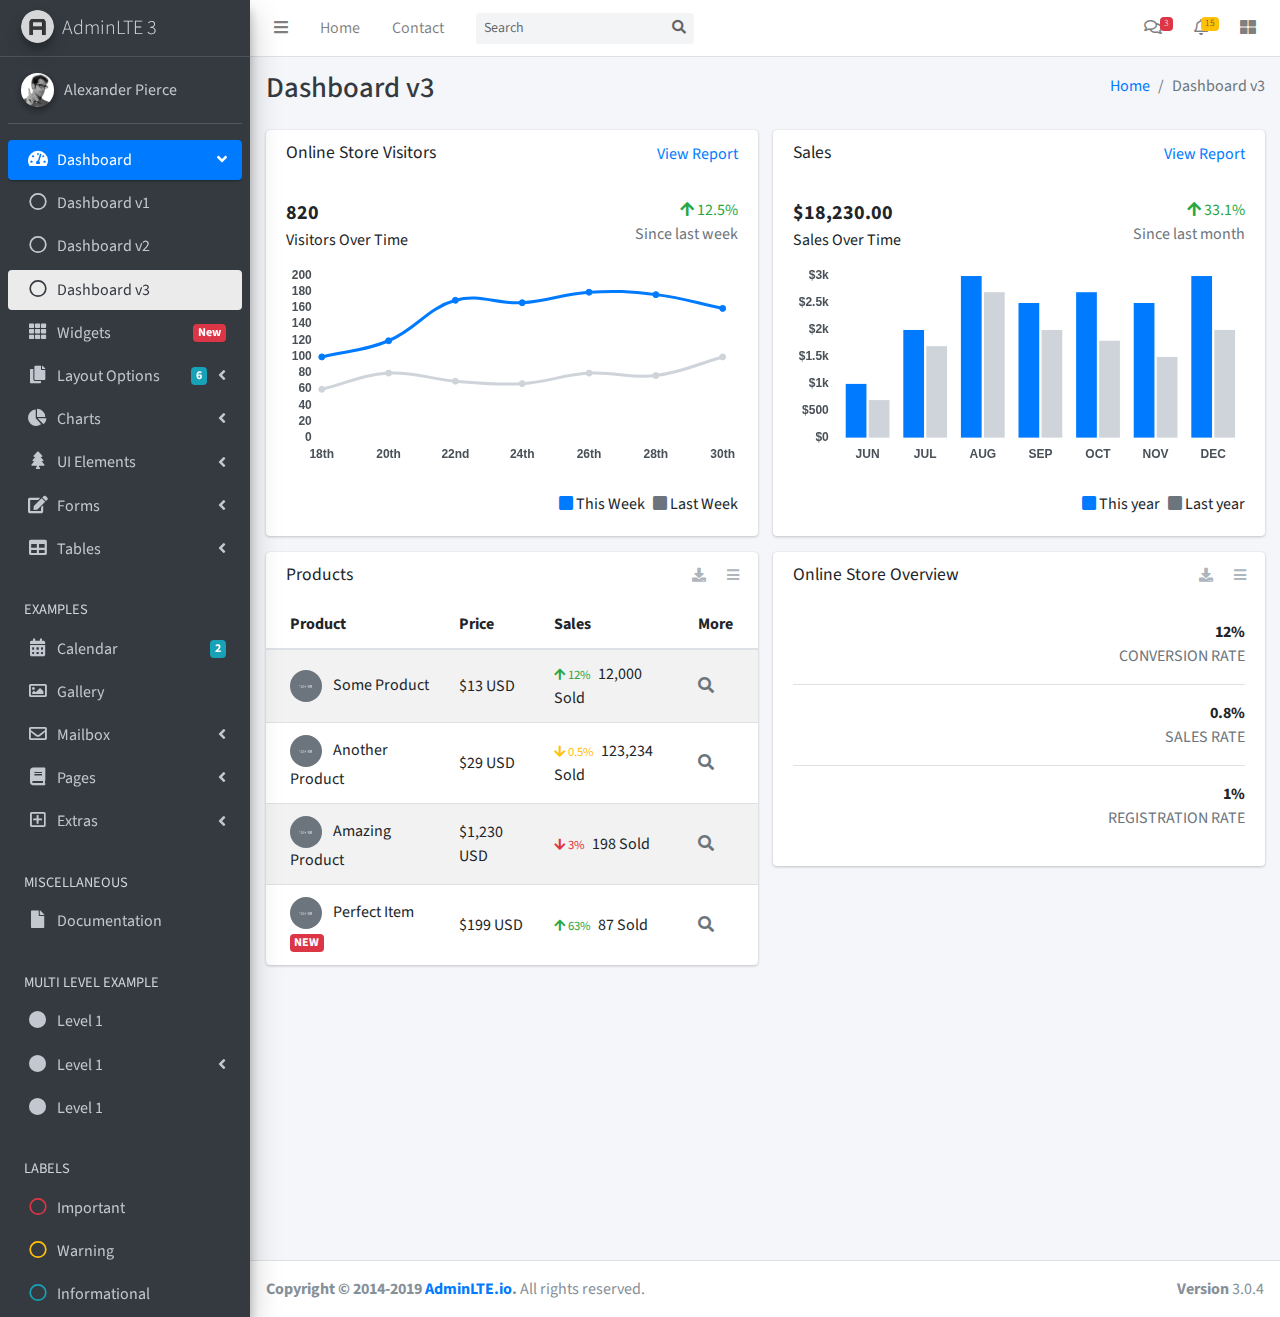
<file: staticfiles/admin-lte/index3.html>
<!DOCTYPE html>
<html lang="en">
<head>
  <meta charset="utf-8">
  <meta name="viewport" content="width=device-width, initial-scale=1">
  <meta http-equiv="x-ua-compatible" content="ie=edge">

  <title>AdminLTE 3 | Dashboard 3</title>

  <!-- Font Awesome Icons -->
  <link rel="stylesheet" href="plugins/fontawesome-free/css/all.min.css">
  <!-- IonIcons -->
  <link rel="stylesheet" href="http://code.ionicframework.com/ionicons/2.0.1/css/ionicons.min.css">
  <!-- Theme style -->
  <link rel="stylesheet" href="dist/css/adminlte.min.css">
  <!-- Google Font: Source Sans Pro -->
  <link href="https://fonts.googleapis.com/css?family=Source+Sans+Pro:300,400,400i,700" rel="stylesheet">
</head>
<!--
BODY TAG OPTIONS:
=================
Apply one or more of the following classes to to the body tag
to get the desired effect
|---------------------------------------------------------|
|LAYOUT OPTIONS | sidebar-collapse                        |
|               | sidebar-mini                            |
|---------------------------------------------------------|
-->
<body class="hold-transition sidebar-mini">
<div class="wrapper">
  <!-- Navbar -->
  <nav class="main-header navbar navbar-expand navbar-white navbar-light">
    <!-- Left navbar links -->
    <ul class="navbar-nav">
      <li class="nav-item">
        <a class="nav-link" data-widget="pushmenu" href="#" role="button"><i class="fas fa-bars"></i></a>
      </li>
      <li class="nav-item d-none d-sm-inline-block">
        <a href="index3.html" class="nav-link">Home</a>
      </li>
      <li class="nav-item d-none d-sm-inline-block">
        <a href="#" class="nav-link">Contact</a>
      </li>
    </ul>

    <!-- SEARCH FORM -->
    <form class="form-inline ml-3">
      <div class="input-group input-group-sm">
        <input class="form-control form-control-navbar" type="search" placeholder="Search" aria-label="Search">
        <div class="input-group-append">
          <button class="btn btn-navbar" type="submit">
            <i class="fas fa-search"></i>
          </button>
        </div>
      </div>
    </form>

    <!-- Right navbar links -->
    <ul class="navbar-nav ml-auto">
      <!-- Messages Dropdown Menu -->
      <li class="nav-item dropdown">
        <a class="nav-link" data-toggle="dropdown" href="#">
          <i class="far fa-comments"></i>
          <span class="badge badge-danger navbar-badge">3</span>
        </a>
        <div class="dropdown-menu dropdown-menu-lg dropdown-menu-right">
          <a href="#" class="dropdown-item">
            <!-- Message Start -->
            <div class="media">
              <img src="dist/img/user1-128x128.jpg" alt="User Avatar" class="img-size-50 mr-3 img-circle">
              <div class="media-body">
                <h3 class="dropdown-item-title">
                  Brad Diesel
                  <span class="float-right text-sm text-danger"><i class="fas fa-star"></i></span>
                </h3>
                <p class="text-sm">Call me whenever you can...</p>
                <p class="text-sm text-muted"><i class="far fa-clock mr-1"></i> 4 Hours Ago</p>
              </div>
            </div>
            <!-- Message End -->
          </a>
          <div class="dropdown-divider"></div>
          <a href="#" class="dropdown-item">
            <!-- Message Start -->
            <div class="media">
              <img src="dist/img/user8-128x128.jpg" alt="User Avatar" class="img-size-50 img-circle mr-3">
              <div class="media-body">
                <h3 class="dropdown-item-title">
                  John Pierce
                  <span class="float-right text-sm text-muted"><i class="fas fa-star"></i></span>
                </h3>
                <p class="text-sm">I got your message bro</p>
                <p class="text-sm text-muted"><i class="far fa-clock mr-1"></i> 4 Hours Ago</p>
              </div>
            </div>
            <!-- Message End -->
          </a>
          <div class="dropdown-divider"></div>
          <a href="#" class="dropdown-item">
            <!-- Message Start -->
            <div class="media">
              <img src="dist/img/user3-128x128.jpg" alt="User Avatar" class="img-size-50 img-circle mr-3">
              <div class="media-body">
                <h3 class="dropdown-item-title">
                  Nora Silvester
                  <span class="float-right text-sm text-warning"><i class="fas fa-star"></i></span>
                </h3>
                <p class="text-sm">The subject goes here</p>
                <p class="text-sm text-muted"><i class="far fa-clock mr-1"></i> 4 Hours Ago</p>
              </div>
            </div>
            <!-- Message End -->
          </a>
          <div class="dropdown-divider"></div>
          <a href="#" class="dropdown-item dropdown-footer">See All Messages</a>
        </div>
      </li>
      <!-- Notifications Dropdown Menu -->
      <li class="nav-item dropdown">
        <a class="nav-link" data-toggle="dropdown" href="#">
          <i class="far fa-bell"></i>
          <span class="badge badge-warning navbar-badge">15</span>
        </a>
        <div class="dropdown-menu dropdown-menu-lg dropdown-menu-right">
          <span class="dropdown-item dropdown-header">15 Notifications</span>
          <div class="dropdown-divider"></div>
          <a href="#" class="dropdown-item">
            <i class="fas fa-envelope mr-2"></i> 4 new messages
            <span class="float-right text-muted text-sm">3 mins</span>
          </a>
          <div class="dropdown-divider"></div>
          <a href="#" class="dropdown-item">
            <i class="fas fa-users mr-2"></i> 8 friend requests
            <span class="float-right text-muted text-sm">12 hours</span>
          </a>
          <div class="dropdown-divider"></div>
          <a href="#" class="dropdown-item">
            <i class="fas fa-file mr-2"></i> 3 new reports
            <span class="float-right text-muted text-sm">2 days</span>
          </a>
          <div class="dropdown-divider"></div>
          <a href="#" class="dropdown-item dropdown-footer">See All Notifications</a>
        </div>
      </li>
      <li class="nav-item">
        <a class="nav-link" data-widget="control-sidebar" data-slide="true" href="#" role="button"><i
            class="fas fa-th-large"></i></a>
      </li>
    </ul>
  </nav>
  <!-- /.navbar -->

  <!-- Main Sidebar Container -->
  <aside class="main-sidebar sidebar-dark-primary elevation-4">
    <!-- Brand Logo -->
    <a href="index3.html" class="brand-link">
      <img src="dist/img/AdminLTELogo.png" alt="AdminLTE Logo" class="brand-image img-circle elevation-3"
           style="opacity: .8">
      <span class="brand-text font-weight-light">AdminLTE 3</span>
    </a>

    <!-- Sidebar -->
    <div class="sidebar">
      <!-- Sidebar user panel (optional) -->
      <div class="user-panel mt-3 pb-3 mb-3 d-flex">
        <div class="image">
          <img src="dist/img/user2-160x160.jpg" class="img-circle elevation-2" alt="User Image">
        </div>
        <div class="info">
          <a href="#" class="d-block">Alexander Pierce</a>
        </div>
      </div>

      <!-- Sidebar Menu -->
      <nav class="mt-2">
        <ul class="nav nav-pills nav-sidebar flex-column" data-widget="treeview" role="menu" data-accordion="false">
          <!-- Add icons to the links using the .nav-icon class
               with font-awesome or any other icon font library -->
          <li class="nav-item has-treeview menu-open">
            <a href="#" class="nav-link active">
              <i class="nav-icon fas fa-tachometer-alt"></i>
              <p>
                Dashboard
                <i class="right fas fa-angle-left"></i>
              </p>
            </a>
            <ul class="nav nav-treeview">
              <li class="nav-item">
                <a href="./index.html" class="nav-link">
                  <i class="far fa-circle nav-icon"></i>
                  <p>Dashboard v1</p>
                </a>
              </li>
              <li class="nav-item">
                <a href="./index2.html" class="nav-link">
                  <i class="far fa-circle nav-icon"></i>
                  <p>Dashboard v2</p>
                </a>
              </li>
              <li class="nav-item">
                <a href="./index3.html" class="nav-link active">
                  <i class="far fa-circle nav-icon"></i>
                  <p>Dashboard v3</p>
                </a>
              </li>
            </ul>
          </li>
          <li class="nav-item">
            <a href="pages/widgets.html" class="nav-link">
              <i class="nav-icon fas fa-th"></i>
              <p>
                Widgets
                <span class="right badge badge-danger">New</span>
              </p>
            </a>
          </li>
          <li class="nav-item has-treeview">
            <a href="#" class="nav-link">
              <i class="nav-icon fas fa-copy"></i>
              <p>
                Layout Options
                <i class="fas fa-angle-left right"></i>
                <span class="badge badge-info right">6</span>
              </p>
            </a>
            <ul class="nav nav-treeview">
              <li class="nav-item">
                <a href="pages/layout/top-nav.html" class="nav-link">
                  <i class="far fa-circle nav-icon"></i>
                  <p>Top Navigation</p>
                </a>
              </li>
              <li class="nav-item">
                <a href="pages/layout/top-nav-sidebar.html" class="nav-link">
                  <i class="far fa-circle nav-icon"></i>
                  <p>Top Navigation + Sidebar</p>
                </a>
              </li>
              <li class="nav-item">
                <a href="pages/layout/boxed.html" class="nav-link">
                  <i class="far fa-circle nav-icon"></i>
                  <p>Boxed</p>
                </a>
              </li>
              <li class="nav-item">
                <a href="pages/layout/fixed-sidebar.html" class="nav-link">
                  <i class="far fa-circle nav-icon"></i>
                  <p>Fixed Sidebar</p>
                </a>
              </li>
              <li class="nav-item">
                <a href="pages/layout/fixed-topnav.html" class="nav-link">
                  <i class="far fa-circle nav-icon"></i>
                  <p>Fixed Navbar</p>
                </a>
              </li>
              <li class="nav-item">
                <a href="pages/layout/fixed-footer.html" class="nav-link">
                  <i class="far fa-circle nav-icon"></i>
                  <p>Fixed Footer</p>
                </a>
              </li>
              <li class="nav-item">
                <a href="pages/layout/collapsed-sidebar.html" class="nav-link">
                  <i class="far fa-circle nav-icon"></i>
                  <p>Collapsed Sidebar</p>
                </a>
              </li>
            </ul>
          </li>
          <li class="nav-item has-treeview">
            <a href="#" class="nav-link">
              <i class="nav-icon fas fa-chart-pie"></i>
              <p>
                Charts
                <i class="right fas fa-angle-left"></i>
              </p>
            </a>
            <ul class="nav nav-treeview">
              <li class="nav-item">
                <a href="pages/charts/chartjs.html" class="nav-link">
                  <i class="far fa-circle nav-icon"></i>
                  <p>ChartJS</p>
                </a>
              </li>
              <li class="nav-item">
                <a href="pages/charts/flot.html" class="nav-link">
                  <i class="far fa-circle nav-icon"></i>
                  <p>Flot</p>
                </a>
              </li>
              <li class="nav-item">
                <a href="pages/charts/inline.html" class="nav-link">
                  <i class="far fa-circle nav-icon"></i>
                  <p>Inline</p>
                </a>
              </li>
            </ul>
          </li>
          <li class="nav-item has-treeview">
            <a href="#" class="nav-link">
              <i class="nav-icon fas fa-tree"></i>
              <p>
                UI Elements
                <i class="fas fa-angle-left right"></i>
              </p>
            </a>
            <ul class="nav nav-treeview">
              <li class="nav-item">
                <a href="pages/UI/general.html" class="nav-link">
                  <i class="far fa-circle nav-icon"></i>
                  <p>General</p>
                </a>
              </li>
              <li class="nav-item">
                <a href="pages/UI/icons.html" class="nav-link">
                  <i class="far fa-circle nav-icon"></i>
                  <p>Icons</p>
                </a>
              </li>
              <li class="nav-item">
                <a href="pages/UI/buttons.html" class="nav-link">
                  <i class="far fa-circle nav-icon"></i>
                  <p>Buttons</p>
                </a>
              </li>
              <li class="nav-item">
                <a href="pages/UI/sliders.html" class="nav-link">
                  <i class="far fa-circle nav-icon"></i>
                  <p>Sliders</p>
                </a>
              </li>
              <li class="nav-item">
                <a href="pages/UI/modals.html" class="nav-link">
                  <i class="far fa-circle nav-icon"></i>
                  <p>Modals & Alerts</p>
                </a>
              </li>
              <li class="nav-item">
                <a href="pages/UI/navbar.html" class="nav-link">
                  <i class="far fa-circle nav-icon"></i>
                  <p>Navbar & Tabs</p>
                </a>
              </li>
              <li class="nav-item">
                <a href="pages/UI/timeline.html" class="nav-link">
                  <i class="far fa-circle nav-icon"></i>
                  <p>Timeline</p>
                </a>
              </li>
              <li class="nav-item">
                <a href="pages/UI/ribbons.html" class="nav-link">
                  <i class="far fa-circle nav-icon"></i>
                  <p>Ribbons</p>
                </a>
              </li>
            </ul>
          </li>
          <li class="nav-item has-treeview">
            <a href="#" class="nav-link">
              <i class="nav-icon fas fa-edit"></i>
              <p>
                Forms
                <i class="fas fa-angle-left right"></i>
              </p>
            </a>
            <ul class="nav nav-treeview">
              <li class="nav-item">
                <a href="pages/forms/general.html" class="nav-link">
                  <i class="far fa-circle nav-icon"></i>
                  <p>General Elements</p>
                </a>
              </li>
              <li class="nav-item">
                <a href="pages/forms/advanced.html" class="nav-link">
                  <i class="far fa-circle nav-icon"></i>
                  <p>Advanced Elements</p>
                </a>
              </li>
              <li class="nav-item">
                <a href="pages/forms/editors.html" class="nav-link">
                  <i class="far fa-circle nav-icon"></i>
                  <p>Editors</p>
                </a>
              </li>
              <li class="nav-item">
                <a href="pages/forms/validation.html" class="nav-link">
                  <i class="far fa-circle nav-icon"></i>
                  <p>Validation</p>
                </a>
              </li>
            </ul>
          </li>
          <li class="nav-item has-treeview">
            <a href="#" class="nav-link">
              <i class="nav-icon fas fa-table"></i>
              <p>
                Tables
                <i class="fas fa-angle-left right"></i>
              </p>
            </a>
            <ul class="nav nav-treeview">
              <li class="nav-item">
                <a href="pages/tables/simple.html" class="nav-link">
                  <i class="far fa-circle nav-icon"></i>
                  <p>Simple Tables</p>
                </a>
              </li>
              <li class="nav-item">
                <a href="pages/tables/data.html" class="nav-link">
                  <i class="far fa-circle nav-icon"></i>
                  <p>DataTables</p>
                </a>
              </li>
              <li class="nav-item">
                <a href="pages/tables/jsgrid.html" class="nav-link">
                  <i class="far fa-circle nav-icon"></i>
                  <p>jsGrid</p>
                </a>
              </li>
            </ul>
          </li>
          <li class="nav-header">EXAMPLES</li>
          <li class="nav-item">
            <a href="pages/calendar.html" class="nav-link">
              <i class="nav-icon fas fa-calendar-alt"></i>
              <p>
                Calendar
                <span class="badge badge-info right">2</span>
              </p>
            </a>
          </li>
          <li class="nav-item">
            <a href="pages/gallery.html" class="nav-link">
              <i class="nav-icon far fa-image"></i>
              <p>
                Gallery
              </p>
            </a>
          </li>
          <li class="nav-item has-treeview">
            <a href="#" class="nav-link">
              <i class="nav-icon far fa-envelope"></i>
              <p>
                Mailbox
                <i class="fas fa-angle-left right"></i>
              </p>
            </a>
            <ul class="nav nav-treeview">
              <li class="nav-item">
                <a href="pages/mailbox/mailbox.html" class="nav-link">
                  <i class="far fa-circle nav-icon"></i>
                  <p>Inbox</p>
                </a>
              </li>
              <li class="nav-item">
                <a href="pages/mailbox/compose.html" class="nav-link">
                  <i class="far fa-circle nav-icon"></i>
                  <p>Compose</p>
                </a>
              </li>
              <li class="nav-item">
                <a href="pages/mailbox/read-mail.html" class="nav-link">
                  <i class="far fa-circle nav-icon"></i>
                  <p>Read</p>
                </a>
              </li>
            </ul>
          </li>
          <li class="nav-item has-treeview">
            <a href="#" class="nav-link">
              <i class="nav-icon fas fa-book"></i>
              <p>
                Pages
                <i class="fas fa-angle-left right"></i>
              </p>
            </a>
            <ul class="nav nav-treeview">
              <li class="nav-item">
                <a href="pages/examples/invoice.html" class="nav-link">
                  <i class="far fa-circle nav-icon"></i>
                  <p>Invoice</p>
                </a>
              </li>
              <li class="nav-item">
                <a href="pages/examples/profile.html" class="nav-link">
                  <i class="far fa-circle nav-icon"></i>
                  <p>Profile</p>
                </a>
              </li>
              <li class="nav-item">
                <a href="pages/examples/e-commerce.html" class="nav-link">
                  <i class="far fa-circle nav-icon"></i>
                  <p>E-commerce</p>
                </a>
              </li>
              <li class="nav-item">
                <a href="pages/examples/projects.html" class="nav-link">
                  <i class="far fa-circle nav-icon"></i>
                  <p>Projects</p>
                </a>
              </li>
              <li class="nav-item">
                <a href="pages/examples/project-add.html" class="nav-link">
                  <i class="far fa-circle nav-icon"></i>
                  <p>Project Add</p>
                </a>
              </li>
              <li class="nav-item">
                <a href="pages/examples/project-edit.html" class="nav-link">
                  <i class="far fa-circle nav-icon"></i>
                  <p>Project Edit</p>
                </a>
              </li>
              <li class="nav-item">
                <a href="pages/examples/project-detail.html" class="nav-link">
                  <i class="far fa-circle nav-icon"></i>
                  <p>Project Detail</p>
                </a>
              </li>
              <li class="nav-item">
                <a href="pages/examples/contacts.html" class="nav-link">
                  <i class="far fa-circle nav-icon"></i>
                  <p>Contacts</p>
                </a>
              </li>
            </ul>
          </li>
          <li class="nav-item has-treeview">
            <a href="#" class="nav-link">
              <i class="nav-icon far fa-plus-square"></i>
              <p>
                Extras
                <i class="fas fa-angle-left right"></i>
              </p>
            </a>
            <ul class="nav nav-treeview">
              <li class="nav-item">
                <a href="pages/examples/login.html" class="nav-link">
                  <i class="far fa-circle nav-icon"></i>
                  <p>Login</p>
                </a>
              </li>
              <li class="nav-item">
                <a href="pages/examples/register.html" class="nav-link">
                  <i class="far fa-circle nav-icon"></i>
                  <p>Register</p>
                </a>
              </li>
              <li class="nav-item">
                <a href="pages/examples/forgot-password.html" class="nav-link">
                  <i class="far fa-circle nav-icon"></i>
                  <p>Forgot Password</p>
                </a>
              </li>
              <li class="nav-item">
                <a href="pages/examples/recover-password.html" class="nav-link">
                  <i class="far fa-circle nav-icon"></i>
                  <p>Recover Password</p>
                </a>
              </li>
              <li class="nav-item">
                <a href="pages/examples/lockscreen.html" class="nav-link">
                  <i class="far fa-circle nav-icon"></i>
                  <p>Lockscreen</p>
                </a>
              </li>
              <li class="nav-item">
                <a href="pages/examples/legacy-user-menu.html" class="nav-link">
                  <i class="far fa-circle nav-icon"></i>
                  <p>Legacy User Menu</p>
                </a>
              </li>
              <li class="nav-item">
                <a href="pages/examples/language-menu.html" class="nav-link">
                  <i class="far fa-circle nav-icon"></i>
                  <p>Language Menu</p>
                </a>
              </li>
              <li class="nav-item">
                <a href="pages/examples/404.html" class="nav-link">
                  <i class="far fa-circle nav-icon"></i>
                  <p>Error 404</p>
                </a>
              </li>
              <li class="nav-item">
                <a href="pages/examples/500.html" class="nav-link">
                  <i class="far fa-circle nav-icon"></i>
                  <p>Error 500</p>
                </a>
              </li>
              <li class="nav-item">
                <a href="pages/examples/pace.html" class="nav-link">
                  <i class="far fa-circle nav-icon"></i>
                  <p>Pace</p>
                </a>
              </li>
              <li class="nav-item">
                <a href="pages/examples/blank.html" class="nav-link">
                  <i class="far fa-circle nav-icon"></i>
                  <p>Blank Page</p>
                </a>
              </li>
              <li class="nav-item">
                <a href="starter.html" class="nav-link">
                  <i class="far fa-circle nav-icon"></i>
                  <p>Starter Page</p>
                </a>
              </li>
            </ul>
          </li>
          <li class="nav-header">MISCELLANEOUS</li>
          <li class="nav-item">
            <a href="https://adminlte.io/docs/3.0" class="nav-link">
              <i class="nav-icon fas fa-file"></i>
              <p>Documentation</p>
            </a>
          </li>
          <li class="nav-header">MULTI LEVEL EXAMPLE</li>
          <li class="nav-item">
            <a href="#" class="nav-link">
              <i class="fas fa-circle nav-icon"></i>
              <p>Level 1</p>
            </a>
          </li>
          <li class="nav-item has-treeview">
            <a href="#" class="nav-link">
              <i class="nav-icon fas fa-circle"></i>
              <p>
                Level 1
                <i class="right fas fa-angle-left"></i>
              </p>
            </a>
            <ul class="nav nav-treeview">
              <li class="nav-item">
                <a href="#" class="nav-link">
                  <i class="far fa-circle nav-icon"></i>
                  <p>Level 2</p>
                </a>
              </li>
              <li class="nav-item has-treeview">
                <a href="#" class="nav-link">
                  <i class="far fa-circle nav-icon"></i>
                  <p>
                    Level 2
                    <i class="right fas fa-angle-left"></i>
                  </p>
                </a>
                <ul class="nav nav-treeview">
                  <li class="nav-item">
                    <a href="#" class="nav-link">
                      <i class="far fa-dot-circle nav-icon"></i>
                      <p>Level 3</p>
                    </a>
                  </li>
                  <li class="nav-item">
                    <a href="#" class="nav-link">
                      <i class="far fa-dot-circle nav-icon"></i>
                      <p>Level 3</p>
                    </a>
                  </li>
                  <li class="nav-item">
                    <a href="#" class="nav-link">
                      <i class="far fa-dot-circle nav-icon"></i>
                      <p>Level 3</p>
                    </a>
                  </li>
                </ul>
              </li>
              <li class="nav-item">
                <a href="#" class="nav-link">
                  <i class="far fa-circle nav-icon"></i>
                  <p>Level 2</p>
                </a>
              </li>
            </ul>
          </li>
          <li class="nav-item">
            <a href="#" class="nav-link">
              <i class="fas fa-circle nav-icon"></i>
              <p>Level 1</p>
            </a>
          </li>
          <li class="nav-header">LABELS</li>
          <li class="nav-item">
            <a href="#" class="nav-link">
              <i class="nav-icon far fa-circle text-danger"></i>
              <p class="text">Important</p>
            </a>
          </li>
          <li class="nav-item">
            <a href="#" class="nav-link">
              <i class="nav-icon far fa-circle text-warning"></i>
              <p>Warning</p>
            </a>
          </li>
          <li class="nav-item">
            <a href="#" class="nav-link">
              <i class="nav-icon far fa-circle text-info"></i>
              <p>Informational</p>
            </a>
          </li>
        </ul>
      </nav>
      <!-- /.sidebar-menu -->
    </div>
    <!-- /.sidebar -->
  </aside>

  <!-- Content Wrapper. Contains page content -->
  <div class="content-wrapper">
    <!-- Content Header (Page header) -->
    <div class="content-header">
      <div class="container-fluid">
        <div class="row mb-2">
          <div class="col-sm-6">
            <h1 class="m-0 text-dark">Dashboard v3</h1>
          </div><!-- /.col -->
          <div class="col-sm-6">
            <ol class="breadcrumb float-sm-right">
              <li class="breadcrumb-item"><a href="#">Home</a></li>
              <li class="breadcrumb-item active">Dashboard v3</li>
            </ol>
          </div><!-- /.col -->
        </div><!-- /.row -->
      </div><!-- /.container-fluid -->
    </div>
    <!-- /.content-header -->

    <!-- Main content -->
    <div class="content">
      <div class="container-fluid">
        <div class="row">
          <div class="col-lg-6">
            <div class="card">
              <div class="card-header border-0">
                <div class="d-flex justify-content-between">
                  <h3 class="card-title">Online Store Visitors</h3>
                  <a href="javascript:void(0);">View Report</a>
                </div>
              </div>
              <div class="card-body">
                <div class="d-flex">
                  <p class="d-flex flex-column">
                    <span class="text-bold text-lg">820</span>
                    <span>Visitors Over Time</span>
                  </p>
                  <p class="ml-auto d-flex flex-column text-right">
                    <span class="text-success">
                      <i class="fas fa-arrow-up"></i> 12.5%
                    </span>
                    <span class="text-muted">Since last week</span>
                  </p>
                </div>
                <!-- /.d-flex -->

                <div class="position-relative mb-4">
                  <canvas id="visitors-chart" height="200"></canvas>
                </div>

                <div class="d-flex flex-row justify-content-end">
                  <span class="mr-2">
                    <i class="fas fa-square text-primary"></i> This Week
                  </span>

                  <span>
                    <i class="fas fa-square text-gray"></i> Last Week
                  </span>
                </div>
              </div>
            </div>
            <!-- /.card -->

            <div class="card">
              <div class="card-header border-0">
                <h3 class="card-title">Products</h3>
                <div class="card-tools">
                  <a href="#" class="btn btn-tool btn-sm">
                    <i class="fas fa-download"></i>
                  </a>
                  <a href="#" class="btn btn-tool btn-sm">
                    <i class="fas fa-bars"></i>
                  </a>
                </div>
              </div>
              <div class="card-body table-responsive p-0">
                <table class="table table-striped table-valign-middle">
                  <thead>
                  <tr>
                    <th>Product</th>
                    <th>Price</th>
                    <th>Sales</th>
                    <th>More</th>
                  </tr>
                  </thead>
                  <tbody>
                  <tr>
                    <td>
                      <img src="dist/img/default-150x150.png" alt="Product 1" class="img-circle img-size-32 mr-2">
                      Some Product
                    </td>
                    <td>$13 USD</td>
                    <td>
                      <small class="text-success mr-1">
                        <i class="fas fa-arrow-up"></i>
                        12%
                      </small>
                      12,000 Sold
                    </td>
                    <td>
                      <a href="#" class="text-muted">
                        <i class="fas fa-search"></i>
                      </a>
                    </td>
                  </tr>
                  <tr>
                    <td>
                      <img src="dist/img/default-150x150.png" alt="Product 1" class="img-circle img-size-32 mr-2">
                      Another Product
                    </td>
                    <td>$29 USD</td>
                    <td>
                      <small class="text-warning mr-1">
                        <i class="fas fa-arrow-down"></i>
                        0.5%
                      </small>
                      123,234 Sold
                    </td>
                    <td>
                      <a href="#" class="text-muted">
                        <i class="fas fa-search"></i>
                      </a>
                    </td>
                  </tr>
                  <tr>
                    <td>
                      <img src="dist/img/default-150x150.png" alt="Product 1" class="img-circle img-size-32 mr-2">
                      Amazing Product
                    </td>
                    <td>$1,230 USD</td>
                    <td>
                      <small class="text-danger mr-1">
                        <i class="fas fa-arrow-down"></i>
                        3%
                      </small>
                      198 Sold
                    </td>
                    <td>
                      <a href="#" class="text-muted">
                        <i class="fas fa-search"></i>
                      </a>
                    </td>
                  </tr>
                  <tr>
                    <td>
                      <img src="dist/img/default-150x150.png" alt="Product 1" class="img-circle img-size-32 mr-2">
                      Perfect Item
                      <span class="badge bg-danger">NEW</span>
                    </td>
                    <td>$199 USD</td>
                    <td>
                      <small class="text-success mr-1">
                        <i class="fas fa-arrow-up"></i>
                        63%
                      </small>
                      87 Sold
                    </td>
                    <td>
                      <a href="#" class="text-muted">
                        <i class="fas fa-search"></i>
                      </a>
                    </td>
                  </tr>
                  </tbody>
                </table>
              </div>
            </div>
            <!-- /.card -->
          </div>
          <!-- /.col-md-6 -->
          <div class="col-lg-6">
            <div class="card">
              <div class="card-header border-0">
                <div class="d-flex justify-content-between">
                  <h3 class="card-title">Sales</h3>
                  <a href="javascript:void(0);">View Report</a>
                </div>
              </div>
              <div class="card-body">
                <div class="d-flex">
                  <p class="d-flex flex-column">
                    <span class="text-bold text-lg">$18,230.00</span>
                    <span>Sales Over Time</span>
                  </p>
                  <p class="ml-auto d-flex flex-column text-right">
                    <span class="text-success">
                      <i class="fas fa-arrow-up"></i> 33.1%
                    </span>
                    <span class="text-muted">Since last month</span>
                  </p>
                </div>
                <!-- /.d-flex -->

                <div class="position-relative mb-4">
                  <canvas id="sales-chart" height="200"></canvas>
                </div>

                <div class="d-flex flex-row justify-content-end">
                  <span class="mr-2">
                    <i class="fas fa-square text-primary"></i> This year
                  </span>

                  <span>
                    <i class="fas fa-square text-gray"></i> Last year
                  </span>
                </div>
              </div>
            </div>
            <!-- /.card -->

            <div class="card">
              <div class="card-header border-0">
                <h3 class="card-title">Online Store Overview</h3>
                <div class="card-tools">
                  <a href="#" class="btn btn-sm btn-tool">
                    <i class="fas fa-download"></i>
                  </a>
                  <a href="#" class="btn btn-sm btn-tool">
                    <i class="fas fa-bars"></i>
                  </a>
                </div>
              </div>
              <div class="card-body">
                <div class="d-flex justify-content-between align-items-center border-bottom mb-3">
                  <p class="text-success text-xl">
                    <i class="ion ion-ios-refresh-empty"></i>
                  </p>
                  <p class="d-flex flex-column text-right">
                    <span class="font-weight-bold">
                      <i class="ion ion-android-arrow-up text-success"></i> 12%
                    </span>
                    <span class="text-muted">CONVERSION RATE</span>
                  </p>
                </div>
                <!-- /.d-flex -->
                <div class="d-flex justify-content-between align-items-center border-bottom mb-3">
                  <p class="text-warning text-xl">
                    <i class="ion ion-ios-cart-outline"></i>
                  </p>
                  <p class="d-flex flex-column text-right">
                    <span class="font-weight-bold">
                      <i class="ion ion-android-arrow-up text-warning"></i> 0.8%
                    </span>
                    <span class="text-muted">SALES RATE</span>
                  </p>
                </div>
                <!-- /.d-flex -->
                <div class="d-flex justify-content-between align-items-center mb-0">
                  <p class="text-danger text-xl">
                    <i class="ion ion-ios-people-outline"></i>
                  </p>
                  <p class="d-flex flex-column text-right">
                    <span class="font-weight-bold">
                      <i class="ion ion-android-arrow-down text-danger"></i> 1%
                    </span>
                    <span class="text-muted">REGISTRATION RATE</span>
                  </p>
                </div>
                <!-- /.d-flex -->
              </div>
            </div>
          </div>
          <!-- /.col-md-6 -->
        </div>
        <!-- /.row -->
      </div>
      <!-- /.container-fluid -->
    </div>
    <!-- /.content -->
  </div>
  <!-- /.content-wrapper -->

  <!-- Control Sidebar -->
  <aside class="control-sidebar control-sidebar-dark">
    <!-- Control sidebar content goes here -->
  </aside>
  <!-- /.control-sidebar -->

  <!-- Main Footer -->
  <footer class="main-footer">
    <strong>Copyright &copy; 2014-2019 <a href="http://adminlte.io">AdminLTE.io</a>.</strong>
    All rights reserved.
    <div class="float-right d-none d-sm-inline-block">
      <b>Version</b> 3.0.4
    </div>
  </footer>
</div>
<!-- ./wrapper -->

<!-- REQUIRED SCRIPTS -->

<!-- jQuery -->
<script src="plugins/jquery/jquery.min.js"></script>
<!-- Bootstrap -->
<script src="plugins/bootstrap/js/bootstrap.bundle.min.js"></script>
<!-- AdminLTE -->
<script src="dist/js/adminlte.js"></script>

<!-- OPTIONAL SCRIPTS -->
<script src="plugins/chart.js/Chart.min.js"></script>
<script src="dist/js/demo.js"></script>
<script src="dist/js/pages/dashboard3.js"></script>
</body>
</html>
</file>
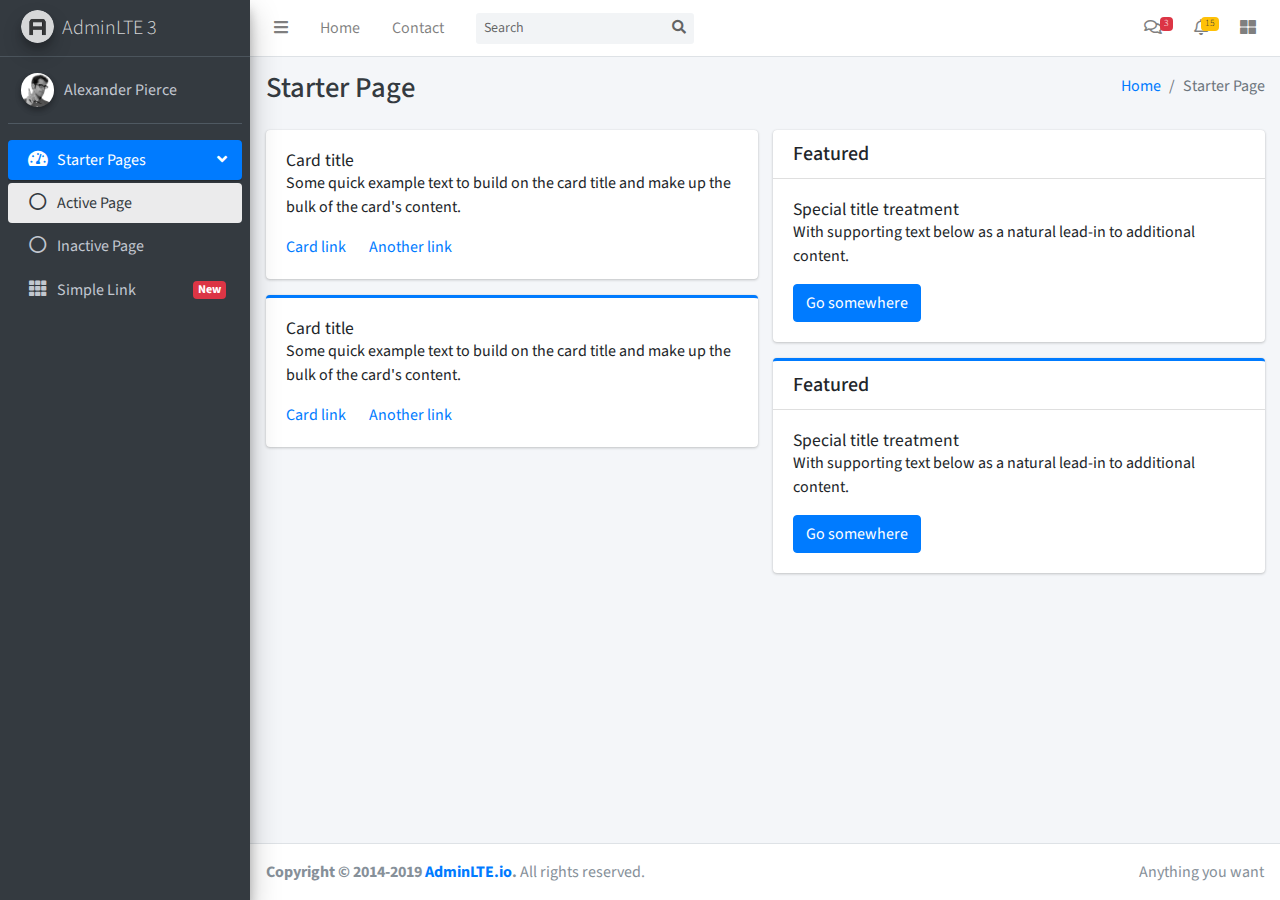
<file: staticfiles/admin-lte/starter.html>
<!DOCTYPE html>
<!--
This is a starter template page. Use this page to start your new project from
scratch. This page gets rid of all links and provides the needed markup only.
-->
<html lang="en">
<head>
  <meta charset="utf-8">
  <meta name="viewport" content="width=device-width, initial-scale=1">
  <meta http-equiv="x-ua-compatible" content="ie=edge">

  <title>AdminLTE 3 | Starter</title>

  <!-- Font Awesome Icons -->
  <link rel="stylesheet" href="plugins/fontawesome-free/css/all.min.css">
  <!-- Theme style -->
  <link rel="stylesheet" href="dist/css/adminlte.min.css">
  <!-- Google Font: Source Sans Pro -->
  <link href="https://fonts.googleapis.com/css?family=Source+Sans+Pro:300,400,400i,700" rel="stylesheet">
</head>
<body class="hold-transition sidebar-mini">
<div class="wrapper">

  <!-- Navbar -->
  <nav class="main-header navbar navbar-expand navbar-white navbar-light">
    <!-- Left navbar links -->
    <ul class="navbar-nav">
      <li class="nav-item">
        <a class="nav-link" data-widget="pushmenu" href="#" role="button"><i class="fas fa-bars"></i></a>
      </li>
      <li class="nav-item d-none d-sm-inline-block">
        <a href="index3.html" class="nav-link">Home</a>
      </li>
      <li class="nav-item d-none d-sm-inline-block">
        <a href="#" class="nav-link">Contact</a>
      </li>
    </ul>

    <!-- SEARCH FORM -->
    <form class="form-inline ml-3">
      <div class="input-group input-group-sm">
        <input class="form-control form-control-navbar" type="search" placeholder="Search" aria-label="Search">
        <div class="input-group-append">
          <button class="btn btn-navbar" type="submit">
            <i class="fas fa-search"></i>
          </button>
        </div>
      </div>
    </form>

    <!-- Right navbar links -->
    <ul class="navbar-nav ml-auto">
      <!-- Messages Dropdown Menu -->
      <li class="nav-item dropdown">
        <a class="nav-link" data-toggle="dropdown" href="#">
          <i class="far fa-comments"></i>
          <span class="badge badge-danger navbar-badge">3</span>
        </a>
        <div class="dropdown-menu dropdown-menu-lg dropdown-menu-right">
          <a href="#" class="dropdown-item">
            <!-- Message Start -->
            <div class="media">
              <img src="dist/img/user1-128x128.jpg" alt="User Avatar" class="img-size-50 mr-3 img-circle">
              <div class="media-body">
                <h3 class="dropdown-item-title">
                  Brad Diesel
                  <span class="float-right text-sm text-danger"><i class="fas fa-star"></i></span>
                </h3>
                <p class="text-sm">Call me whenever you can...</p>
                <p class="text-sm text-muted"><i class="far fa-clock mr-1"></i> 4 Hours Ago</p>
              </div>
            </div>
            <!-- Message End -->
          </a>
          <div class="dropdown-divider"></div>
          <a href="#" class="dropdown-item">
            <!-- Message Start -->
            <div class="media">
              <img src="dist/img/user8-128x128.jpg" alt="User Avatar" class="img-size-50 img-circle mr-3">
              <div class="media-body">
                <h3 class="dropdown-item-title">
                  John Pierce
                  <span class="float-right text-sm text-muted"><i class="fas fa-star"></i></span>
                </h3>
                <p class="text-sm">I got your message bro</p>
                <p class="text-sm text-muted"><i class="far fa-clock mr-1"></i> 4 Hours Ago</p>
              </div>
            </div>
            <!-- Message End -->
          </a>
          <div class="dropdown-divider"></div>
          <a href="#" class="dropdown-item">
            <!-- Message Start -->
            <div class="media">
              <img src="dist/img/user3-128x128.jpg" alt="User Avatar" class="img-size-50 img-circle mr-3">
              <div class="media-body">
                <h3 class="dropdown-item-title">
                  Nora Silvester
                  <span class="float-right text-sm text-warning"><i class="fas fa-star"></i></span>
                </h3>
                <p class="text-sm">The subject goes here</p>
                <p class="text-sm text-muted"><i class="far fa-clock mr-1"></i> 4 Hours Ago</p>
              </div>
            </div>
            <!-- Message End -->
          </a>
          <div class="dropdown-divider"></div>
          <a href="#" class="dropdown-item dropdown-footer">See All Messages</a>
        </div>
      </li>
      <!-- Notifications Dropdown Menu -->
      <li class="nav-item dropdown">
        <a class="nav-link" data-toggle="dropdown" href="#">
          <i class="far fa-bell"></i>
          <span class="badge badge-warning navbar-badge">15</span>
        </a>
        <div class="dropdown-menu dropdown-menu-lg dropdown-menu-right">
          <span class="dropdown-header">15 Notifications</span>
          <div class="dropdown-divider"></div>
          <a href="#" class="dropdown-item">
            <i class="fas fa-envelope mr-2"></i> 4 new messages
            <span class="float-right text-muted text-sm">3 mins</span>
          </a>
          <div class="dropdown-divider"></div>
          <a href="#" class="dropdown-item">
            <i class="fas fa-users mr-2"></i> 8 friend requests
            <span class="float-right text-muted text-sm">12 hours</span>
          </a>
          <div class="dropdown-divider"></div>
          <a href="#" class="dropdown-item">
            <i class="fas fa-file mr-2"></i> 3 new reports
            <span class="float-right text-muted text-sm">2 days</span>
          </a>
          <div class="dropdown-divider"></div>
          <a href="#" class="dropdown-item dropdown-footer">See All Notifications</a>
        </div>
      </li>
      <li class="nav-item">
        <a class="nav-link" data-widget="control-sidebar" data-slide="true" href="#" role="button"><i
            class="fas fa-th-large"></i></a>
      </li>
    </ul>
  </nav>
  <!-- /.navbar -->

  <!-- Main Sidebar Container -->
  <aside class="main-sidebar sidebar-dark-primary elevation-4">
    <!-- Brand Logo -->
    <a href="index3.html" class="brand-link">
      <img src="dist/img/AdminLTELogo.png" alt="AdminLTE Logo" class="brand-image img-circle elevation-3"
           style="opacity: .8">
      <span class="brand-text font-weight-light">AdminLTE 3</span>
    </a>

    <!-- Sidebar -->
    <div class="sidebar">
      <!-- Sidebar user panel (optional) -->
      <div class="user-panel mt-3 pb-3 mb-3 d-flex">
        <div class="image">
          <img src="dist/img/user2-160x160.jpg" class="img-circle elevation-2" alt="User Image">
        </div>
        <div class="info">
          <a href="#" class="d-block">Alexander Pierce</a>
        </div>
      </div>

      <!-- Sidebar Menu -->
      <nav class="mt-2">
        <ul class="nav nav-pills nav-sidebar flex-column" data-widget="treeview" role="menu" data-accordion="false">
          <!-- Add icons to the links using the .nav-icon class
               with font-awesome or any other icon font library -->
          <li class="nav-item has-treeview menu-open">
            <a href="#" class="nav-link active">
              <i class="nav-icon fas fa-tachometer-alt"></i>
              <p>
                Starter Pages
                <i class="right fas fa-angle-left"></i>
              </p>
            </a>
            <ul class="nav nav-treeview">
              <li class="nav-item">
                <a href="#" class="nav-link active">
                  <i class="far fa-circle nav-icon"></i>
                  <p>Active Page</p>
                </a>
              </li>
              <li class="nav-item">
                <a href="#" class="nav-link">
                  <i class="far fa-circle nav-icon"></i>
                  <p>Inactive Page</p>
                </a>
              </li>
            </ul>
          </li>
          <li class="nav-item">
            <a href="#" class="nav-link">
              <i class="nav-icon fas fa-th"></i>
              <p>
                Simple Link
                <span class="right badge badge-danger">New</span>
              </p>
            </a>
          </li>
        </ul>
      </nav>
      <!-- /.sidebar-menu -->
    </div>
    <!-- /.sidebar -->
  </aside>

  <!-- Content Wrapper. Contains page content -->
  <div class="content-wrapper">
    <!-- Content Header (Page header) -->
    <div class="content-header">
      <div class="container-fluid">
        <div class="row mb-2">
          <div class="col-sm-6">
            <h1 class="m-0 text-dark">Starter Page</h1>
          </div><!-- /.col -->
          <div class="col-sm-6">
            <ol class="breadcrumb float-sm-right">
              <li class="breadcrumb-item"><a href="#">Home</a></li>
              <li class="breadcrumb-item active">Starter Page</li>
            </ol>
          </div><!-- /.col -->
        </div><!-- /.row -->
      </div><!-- /.container-fluid -->
    </div>
    <!-- /.content-header -->

    <!-- Main content -->
    <div class="content">
      <div class="container-fluid">
        <div class="row">
          <div class="col-lg-6">
            <div class="card">
              <div class="card-body">
                <h5 class="card-title">Card title</h5>

                <p class="card-text">
                  Some quick example text to build on the card title and make up the bulk of the card's
                  content.
                </p>

                <a href="#" class="card-link">Card link</a>
                <a href="#" class="card-link">Another link</a>
              </div>
            </div>

            <div class="card card-primary card-outline">
              <div class="card-body">
                <h5 class="card-title">Card title</h5>

                <p class="card-text">
                  Some quick example text to build on the card title and make up the bulk of the card's
                  content.
                </p>
                <a href="#" class="card-link">Card link</a>
                <a href="#" class="card-link">Another link</a>
              </div>
            </div><!-- /.card -->
          </div>
          <!-- /.col-md-6 -->
          <div class="col-lg-6">
            <div class="card">
              <div class="card-header">
                <h5 class="m-0">Featured</h5>
              </div>
              <div class="card-body">
                <h6 class="card-title">Special title treatment</h6>

                <p class="card-text">With supporting text below as a natural lead-in to additional content.</p>
                <a href="#" class="btn btn-primary">Go somewhere</a>
              </div>
            </div>

            <div class="card card-primary card-outline">
              <div class="card-header">
                <h5 class="m-0">Featured</h5>
              </div>
              <div class="card-body">
                <h6 class="card-title">Special title treatment</h6>

                <p class="card-text">With supporting text below as a natural lead-in to additional content.</p>
                <a href="#" class="btn btn-primary">Go somewhere</a>
              </div>
            </div>
          </div>
          <!-- /.col-md-6 -->
        </div>
        <!-- /.row -->
      </div><!-- /.container-fluid -->
    </div>
    <!-- /.content -->
  </div>
  <!-- /.content-wrapper -->

  <!-- Control Sidebar -->
  <aside class="control-sidebar control-sidebar-dark">
    <!-- Control sidebar content goes here -->
    <div class="p-3">
      <h5>Title</h5>
      <p>Sidebar content</p>
    </div>
  </aside>
  <!-- /.control-sidebar -->

  <!-- Main Footer -->
  <footer class="main-footer">
    <!-- To the right -->
    <div class="float-right d-none d-sm-inline">
      Anything you want
    </div>
    <!-- Default to the left -->
    <strong>Copyright &copy; 2014-2019 <a href="https://adminlte.io">AdminLTE.io</a>.</strong> All rights reserved.
  </footer>
</div>
<!-- ./wrapper -->

<!-- REQUIRED SCRIPTS -->

<!-- jQuery -->
<script src="plugins/jquery/jquery.min.js"></script>
<!-- Bootstrap 4 -->
<script src="plugins/bootstrap/js/bootstrap.bundle.min.js"></script>
<!-- AdminLTE App -->
<script src="dist/js/adminlte.min.js"></script>
</body>
</html>
</file>
<file: staticfiles/admin-lte/plugins/daterangepicker/daterangepicker.css>
.daterangepicker {
  position: absolute;
  color: inherit;
  background-color: #fff;
  border-radius: 4px;
  border: 1px solid #ddd;
  width: 278px;
  max-width: none;
  padding: 0;
  margin-top: 7px;
  top: 100px;
  left: 20px;
  z-index: 3001;
  display: none;
  font-family: arial;
  font-size: 15px;
  line-height: 1em;
}

.daterangepicker:before, .daterangepicker:after {
  position: absolute;
  display: inline-block;
  border-bottom-color: rgba(0, 0, 0, 0.2);
  content: '';
}

.daterangepicker:before {
  top: -7px;
  border-right: 7px solid transparent;
  border-left: 7px solid transparent;
  border-bottom: 7px solid #ccc;
}

.daterangepicker:after {
  top: -6px;
  border-right: 6px solid transparent;
  border-bottom: 6px solid #fff;
  border-left: 6px solid transparent;
}

.daterangepicker.opensleft:before {
  right: 9px;
}

.daterangepicker.opensleft:after {
  right: 10px;
}

.daterangepicker.openscenter:before {
  left: 0;
  right: 0;
  width: 0;
  margin-left: auto;
  margin-right: auto;
}

.daterangepicker.openscenter:after {
  left: 0;
  right: 0;
  width: 0;
  margin-left: auto;
  margin-right: auto;
}

.daterangepicker.opensright:before {
  left: 9px;
}

.daterangepicker.opensright:after {
  left: 10px;
}

.daterangepicker.drop-up {
  margin-top: -7px;
}

.daterangepicker.drop-up:before {
  top: initial;
  bottom: -7px;
  border-bottom: initial;
  border-top: 7px solid #ccc;
}

.daterangepicker.drop-up:after {
  top: initial;
  bottom: -6px;
  border-bottom: initial;
  border-top: 6px solid #fff;
}

.daterangepicker.single .daterangepicker .ranges, .daterangepicker.single .drp-calendar {
  float: none;
}

.daterangepicker.single .drp-selected {
  display: none;
}

.daterangepicker.show-calendar .drp-calendar {
  display: block;
}

.daterangepicker.show-calendar .drp-buttons {
  display: block;
}

.daterangepicker.auto-apply .drp-buttons {
  display: none;
}

.daterangepicker .drp-calendar {
  display: none;
  max-width: 270px;
}

.daterangepicker .drp-calendar.left {
  padding: 8px 0 8px 8px;
}

.daterangepicker .drp-calendar.right {
  padding: 8px;
}

.daterangepicker .drp-calendar.single .calendar-table {
  border: none;
}

.daterangepicker .calendar-table .next span, .daterangepicker .calendar-table .prev span {
  color: #fff;
  border: solid black;
  border-width: 0 2px 2px 0;
  border-radius: 0;
  display: inline-block;
  padding: 3px;
}

.daterangepicker .calendar-table .next span {
  transform: rotate(-45deg);
  -webkit-transform: rotate(-45deg);
}

.daterangepicker .calendar-table .prev span {
  transform: rotate(135deg);
  -webkit-transform: rotate(135deg);
}

.daterangepicker .calendar-table th, .daterangepicker .calendar-table td {
  white-space: nowrap;
  text-align: center;
  vertical-align: middle;
  min-width: 32px;
  width: 32px;
  height: 24px;
  line-height: 24px;
  font-size: 12px;
  border-radius: 4px;
  border: 1px solid transparent;
  white-space: nowrap;
  cursor: pointer;
}

.daterangepicker .calendar-table {
  border: 1px solid #fff;
  border-radius: 4px;
  background-color: #fff;
}

.daterangepicker .calendar-table table {
  width: 100%;
  margin: 0;
  border-spacing: 0;
  border-collapse: collapse;
}

.daterangepicker td.available:hover, .daterangepicker th.available:hover {
  background-color: #eee;
  border-color: transparent;
  color: inherit;
}

.daterangepicker td.week, .daterangepicker th.week {
  font-size: 80%;
  color: #ccc;
}

.daterangepicker td.off, .daterangepicker td.off.in-range, .daterangepicker td.off.start-date, .daterangepicker td.off.end-date {
  background-color: #fff;
  border-color: transparent;
  color: #999;
}

.daterangepicker td.in-range {
  background-color: #ebf4f8;
  border-color: transparent;
  color: #000;
  border-radius: 0;
}

.daterangepicker td.start-date {
  border-radius: 4px 0 0 4px;
}

.daterangepicker td.end-date {
  border-radius: 0 4px 4px 0;
}

.daterangepicker td.start-date.end-date {
  border-radius: 4px;
}

.daterangepicker td.active, .daterangepicker td.active:hover {
  background-color: #357ebd;
  border-color: transparent;
  color: #fff;
}

.daterangepicker th.month {
  width: auto;
}

.daterangepicker td.disabled, .daterangepicker option.disabled {
  color: #999;
  cursor: not-allowed;
  text-decoration: line-through;
}

.daterangepicker select.monthselect, .daterangepicker select.yearselect {
  font-size: 12px;
  padding: 1px;
  height: auto;
  margin: 0;
  cursor: default;
}

.daterangepicker select.monthselect {
  margin-right: 2%;
  width: 56%;
}

.daterangepicker select.yearselect {
  width: 40%;
}

.daterangepicker select.hourselect, .daterangepicker select.minuteselect, .daterangepicker select.secondselect, .daterangepicker select.ampmselect {
  width: 50px;
  margin: 0 auto;
  background: #eee;
  border: 1px solid #eee;
  padding: 2px;
  outline: 0;
  font-size: 12px;
}

.daterangepicker .calendar-time {
  text-align: center;
  margin: 4px auto 0 auto;
  line-height: 30px;
  position: relative;
}

.daterangepicker .calendar-time select.disabled {
  color: #ccc;
  cursor: not-allowed;
}

.daterangepicker .drp-buttons {
  clear: both;
  text-align: right;
  padding: 8px;
  border-top: 1px solid #ddd;
  display: none;
  line-height: 12px;
  vertical-align: middle;
}

.daterangepicker .drp-selected {
  display: inline-block;
  font-size: 12px;
  padding-right: 8px;
}

.daterangepicker .drp-buttons .btn {
  margin-left: 8px;
  font-size: 12px;
  font-weight: bold;
  padding: 4px 8px;
}

.daterangepicker.show-ranges.single.rtl .drp-calendar.left {
  border-right: 1px solid #ddd;
}

.daterangepicker.show-ranges.single.ltr .drp-calendar.left {
  border-left: 1px solid #ddd;
}

.daterangepicker.show-ranges.rtl .drp-calendar.right {
  border-right: 1px solid #ddd;
}

.daterangepicker.show-ranges.ltr .drp-calendar.left {
  border-left: 1px solid #ddd;
}

.daterangepicker .ranges {
  float: none;
  text-align: left;
  margin: 0;
}

.daterangepicker.show-calendar .ranges {
  margin-top: 8px;
}

.daterangepicker .ranges ul {
  list-style: none;
  margin: 0 auto;
  padding: 0;
  width: 100%;
}

.daterangepicker .ranges li {
  font-size: 12px;
  padding: 8px 12px;
  cursor: pointer;
}

.daterangepicker .ranges li:hover {
  background-color: #eee;
}

.daterangepicker .ranges li.active {
  background-color: #08c;
  color: #fff;
}

/*  Larger Screen Styling */
@media (min-width: 564px) {
  .daterangepicker {
    width: auto;
  }

  .daterangepicker .ranges ul {
    width: 140px;
  }

  .daterangepicker.single .ranges ul {
    width: 100%;
  }

  .daterangepicker.single .drp-calendar.left {
    clear: none;
  }

  .daterangepicker.single .ranges, .daterangepicker.single .drp-calendar {
    float: left;
  }

  .daterangepicker {
    direction: ltr;
    text-align: left;
  }

  .daterangepicker .drp-calendar.left {
    clear: left;
    margin-right: 0;
  }

  .daterangepicker .drp-calendar.left .calendar-table {
    border-right: none;
    border-top-right-radius: 0;
    border-bottom-right-radius: 0;
  }

  .daterangepicker .drp-calendar.right {
    margin-left: 0;
  }

  .daterangepicker .drp-calendar.right .calendar-table {
    border-left: none;
    border-top-left-radius: 0;
    border-bottom-left-radius: 0;
  }

  .daterangepicker .drp-calendar.left .calendar-table {
    padding-right: 8px;
  }

  .daterangepicker .ranges, .daterangepicker .drp-calendar {
    float: left;
  }
}

@media (min-width: 730px) {
  .daterangepicker .ranges {
    width: auto;
  }

  .daterangepicker .ranges {
    float: left;
  }

  .daterangepicker.rtl .ranges {
    float: right;
  }

  .daterangepicker .drp-calendar.left {
    clear: none !important;
  }
}
</file>
<file: staticfiles/admin-lte/plugins/summernote/summernote-bs4.css>
/*!
 * 
 * Super simple wysiwyg editor v0.8.16
 * https://summernote.org
 * 
 * 
 * Copyright 2013- Alan Hong. and other contributors
 * summernote may be freely distributed under the MIT license.
 * 
 * Date: 2020-02-19T09:12Z
 * 
 */
@font-face {
  font-family: "summernote";
  font-style: normal;
  font-weight: 400;
  font-display: auto;
  src: url(font/summernote.eot);
  src: url(font/summernote.eot?#iefix) format("embedded-opentype"), url(font/summernote.woff2) format("woff2"), url(font/summernote.woff) format("woff"), url(font/summernote.ttf) format("truetype");}


[class^="note-icon"]:before,
[class*=" note-icon"]:before {
  display: inline-block;
  font-family: summernote;
  font-style: normal;
  font-size: inherit;
  text-decoration: inherit;
  text-rendering: auto;
  text-transform: none;
  vertical-align: middle;
  -moz-osx-font-smoothing: grayscale;
  -webkit-font-smoothing: antialiased;
  speak: none;
}


.note-icon-fw {
  text-align: center;
  width: 1.25em;
}

.note-icon-border {
  border: solid 0.08em #eee;
  border-radius: 0.1em;
  padding: 0.2em 0.25em 0.15em;
}

.note-icon-pull-left {
  float: left;
}

.note-icon-pull-right {
  float: right;
}

.note-icon.note-icon-pull-left {
  margin-right: 0.3em;
}

.note-icon.note-icon-pull-right {
  margin-left: 0.3em;
}


.note-icon-align::before {
  content: "\ea01";
}

.note-icon-align-center::before {
  content: "\ea02";
}

.note-icon-align-indent::before {
  content: "\ea03";
}

.note-icon-align-justify::before {
  content: "\ea04";
}

.note-icon-align-left::before {
  content: "\ea05";
}

.note-icon-align-outdent::before {
  content: "\ea06";
}

.note-icon-align-right::before {
  content: "\ea07";
}

.note-icon-arrow-circle-down::before {
  content: "\ea08";
}

.note-icon-arrow-circle-left::before {
  content: "\ea09";
}

.note-icon-arrow-circle-right::before {
  content: "\ea0a";
}

.note-icon-arrow-circle-up::before {
  content: "\ea0b";
}

.note-icon-arrows-alt::before {
  content: "\ea0c";
}

.note-icon-arrows-h::before {
  content: "\ea0d";
}

.note-icon-arrows-v::before {
  content: "\ea0e";
}

.note-icon-bold::before {
  content: "\ea0f";
}

.note-icon-caret::before {
  content: "\ea10";
}

.note-icon-chain-broken::before {
  content: "\ea11";
}

.note-icon-circle::before {
  content: "\ea12";
}

.note-icon-close::before {
  content: "\ea13";
}

.note-icon-code::before {
  content: "\ea14";
}

.note-icon-col-after::before {
  content: "\ea15";
}

.note-icon-col-before::before {
  content: "\ea16";
}

.note-icon-col-remove::before {
  content: "\ea17";
}

.note-icon-eraser::before {
  content: "\ea18";
}

.note-icon-float-left::before {
  content: "\ea19";
}

.note-icon-float-none::before {
  content: "\ea1a";
}

.note-icon-float-right::before {
  content: "\ea1b";
}

.note-icon-font::before {
  content: "\ea1c";
}

.note-icon-frame::before {
  content: "\ea1d";
}

.note-icon-italic::before {
  content: "\ea1e";
}

.note-icon-link::before {
  content: "\ea1f";
}

.note-icon-magic::before {
  content: "\ea20";
}

.note-icon-menu-check::before {
  content: "\ea21";
}

.note-icon-minus::before {
  content: "\ea22";
}

.note-icon-orderedlist::before {
  content: "\ea23";
}

.note-icon-pencil::before {
  content: "\ea24";
}

.note-icon-picture::before {
  content: "\ea25";
}

.note-icon-question::before {
  content: "\ea26";
}

.note-icon-redo::before {
  content: "\ea27";
}

.note-icon-rollback::before {
  content: "\ea28";
}

.note-icon-row-above::before {
  content: "\ea29";
}

.note-icon-row-below::before {
  content: "\ea2a";
}

.note-icon-row-remove::before {
  content: "\ea2b";
}

.note-icon-special-character::before {
  content: "\ea2c";
}

.note-icon-square::before {
  content: "\ea2d";
}

.note-icon-strikethrough::before {
  content: "\ea2e";
}

.note-icon-subscript::before {
  content: "\ea2f";
}

.note-icon-summernote::before {
  content: "\ea30";
}

.note-icon-superscript::before {
  content: "\ea31";
}

.note-icon-table::before {
  content: "\ea32";
}

.note-icon-text-height::before {
  content: "\ea33";
}

.note-icon-trash::before {
  content: "\ea34";
}

.note-icon-underline::before {
  content: "\ea35";
}

.note-icon-undo::before {
  content: "\ea36";
}

.note-icon-unorderedlist::before {
  content: "\ea37";
}

.note-icon-video::before {
  content: "\ea38";
}


.note-editor{position:relative}.note-editor .note-dropzone{position:absolute;display:none;z-index:100;color:#87cefa;background-color:#fff;opacity:.95}.note-editor .note-dropzone .note-dropzone-message{display:table-cell;vertical-align:middle;text-align:center;font-size:28px;font-weight:700}.note-editor .note-dropzone.hover{color:#098ddf}.note-editor.dragover .note-dropzone{display:table}.note-editor .note-editing-area{position:relative}.note-editor .note-editing-area .note-editable{outline:none}.note-editor .note-editing-area .note-editable sup{vertical-align:super}.note-editor .note-editing-area .note-editable sub{vertical-align:sub}.note-editor .note-editing-area .note-editable img.note-float-left{margin-right:10px}.note-editor .note-editing-area .note-editable img.note-float-right{margin-left:10px}.note-editor.note-frame,.note-editor.note-airframe{border:1px solid #a9a9a9}.note-editor.note-frame.codeview .note-editing-area .note-editable,.note-editor.note-airframe.codeview .note-editing-area .note-editable{display:none}.note-editor.note-frame.codeview .note-editing-area .note-codable,.note-editor.note-airframe.codeview .note-editing-area .note-codable{display:block}.note-editor.note-frame .note-editing-area,.note-editor.note-airframe .note-editing-area{overflow:hidden}.note-editor.note-frame .note-editing-area .note-editable,.note-editor.note-airframe .note-editing-area .note-editable{background-color:#fff;color:#000;padding:10px;overflow:auto;word-wrap:break-word}.note-editor.note-frame .note-editing-area .note-editable[contenteditable=false],.note-editor.note-airframe .note-editing-area .note-editable[contenteditable=false]{background-color:#e5e5e5}.note-editor.note-frame .note-editing-area .note-codable,.note-editor.note-airframe .note-editing-area .note-codable{display:none;width:100%;padding:10px;border:none;box-shadow:none;font-family:Menlo,Monaco,monospace,sans-serif;font-size:14px;color:#ccc;background-color:#222;resize:none;outline:none;-ms-box-sizing:border-box;box-sizing:border-box;border-radius:0;margin-bottom:0}.note-editor.note-frame.fullscreen,.note-editor.note-airframe.fullscreen{position:fixed;top:0;left:0;width:100% !important;z-index:1050}.note-editor.note-frame.fullscreen .note-editable,.note-editor.note-airframe.fullscreen .note-editable{background-color:#fff}.note-editor.note-frame.fullscreen .note-resizebar,.note-editor.note-airframe.fullscreen .note-resizebar{display:none}.note-editor.note-frame .note-status-output,.note-editor.note-airframe .note-status-output{display:block;width:100%;font-size:14px;line-height:1.42857143;height:20px;margin-bottom:0;color:#000;border:0;border-top:1px solid #e2e2e2}.note-editor.note-frame .note-status-output:empty,.note-editor.note-airframe .note-status-output:empty{height:0;border-top:0 solid transparent}.note-editor.note-frame .note-status-output .pull-right,.note-editor.note-airframe .note-status-output .pull-right{float:right !important}.note-editor.note-frame .note-status-output .text-muted,.note-editor.note-airframe .note-status-output .text-muted{color:#777}.note-editor.note-frame .note-status-output .text-primary,.note-editor.note-airframe .note-status-output .text-primary{color:#286090}.note-editor.note-frame .note-status-output .text-success,.note-editor.note-airframe .note-status-output .text-success{color:#3c763d}.note-editor.note-frame .note-status-output .text-info,.note-editor.note-airframe .note-status-output .text-info{color:#31708f}.note-editor.note-frame .note-status-output .text-warning,.note-editor.note-airframe .note-status-output .text-warning{color:#8a6d3b}.note-editor.note-frame .note-status-output .text-danger,.note-editor.note-airframe .note-status-output .text-danger{color:#a94442}.note-editor.note-frame .note-status-output .alert,.note-editor.note-airframe .note-status-output .alert{margin:-7px 0 0 0;padding:7px 10px 2px 10px;border-radius:0;color:#000;background-color:#f5f5f5}.note-editor.note-frame .note-status-output .alert .note-icon,.note-editor.note-airframe .note-status-output .alert .note-icon{margin-right:5px}.note-editor.note-frame .note-status-output .alert-success,.note-editor.note-airframe .note-status-output .alert-success{color:#3c763d !important;background-color:#dff0d8 !important}.note-editor.note-frame .note-status-output .alert-info,.note-editor.note-airframe .note-status-output .alert-info{color:#31708f !important;background-color:#d9edf7 !important}.note-editor.note-frame .note-status-output .alert-warning,.note-editor.note-airframe .note-status-output .alert-warning{color:#8a6d3b !important;background-color:#fcf8e3 !important}.note-editor.note-frame .note-status-output .alert-danger,.note-editor.note-airframe .note-status-output .alert-danger{color:#a94442 !important;background-color:#f2dede !important}.note-editor.note-frame .note-statusbar,.note-editor.note-airframe .note-statusbar{background-color:#f5f5f5;border-bottom-left-radius:4px;border-bottom-right-radius:4px;border-top:1px solid #ddd}.note-editor.note-frame .note-statusbar .note-resizebar,.note-editor.note-airframe .note-statusbar .note-resizebar{padding-top:1px;height:9px;width:100%;cursor:ns-resize}.note-editor.note-frame .note-statusbar .note-resizebar .note-icon-bar,.note-editor.note-airframe .note-statusbar .note-resizebar .note-icon-bar{width:20px;margin:1px auto;border-top:1px solid #a9a9a9}.note-editor.note-frame .note-statusbar.locked .note-resizebar,.note-editor.note-airframe .note-statusbar.locked .note-resizebar{cursor:default}.note-editor.note-frame .note-statusbar.locked .note-resizebar .note-icon-bar,.note-editor.note-airframe .note-statusbar.locked .note-resizebar .note-icon-bar{display:none}.note-editor.note-frame .note-placeholder,.note-editor.note-airframe .note-placeholder{padding:10px}.note-editor.note-airframe{border:0}.note-editor.note-airframe .note-editing-area .note-editable{padding:0}.note-popover.popover{display:none;max-width:none}.note-popover.popover .popover-content a{display:inline-block;max-width:200px;overflow:hidden;text-overflow:ellipsis;white-space:nowrap;vertical-align:middle}.note-popover.popover .arrow{left:20px !important}.note-toolbar{position:relative}.note-popover .popover-content,.note-toolbar{margin:0;padding:0 0 5px 5px}.note-popover .popover-content>.note-btn-group,.note-toolbar>.note-btn-group{margin-top:5px;margin-left:0;margin-right:5px}.note-popover .popover-content .note-btn-group .note-table,.note-toolbar .note-btn-group .note-table{min-width:0;padding:5px}.note-popover .popover-content .note-btn-group .note-table .note-dimension-picker,.note-toolbar .note-btn-group .note-table .note-dimension-picker{font-size:18px}.note-popover .popover-content .note-btn-group .note-table .note-dimension-picker .note-dimension-picker-mousecatcher,.note-toolbar .note-btn-group .note-table .note-dimension-picker .note-dimension-picker-mousecatcher{position:absolute !important;z-index:3;width:10em;height:10em;cursor:pointer}.note-popover .popover-content .note-btn-group .note-table .note-dimension-picker .note-dimension-picker-unhighlighted,.note-toolbar .note-btn-group .note-table .note-dimension-picker .note-dimension-picker-unhighlighted{position:relative !important;z-index:1;width:5em;height:5em;background:url("[data-uri]") repeat}.note-popover .popover-content .note-btn-group .note-table .note-dimension-picker .note-dimension-picker-highlighted,.note-toolbar .note-btn-group .note-table .note-dimension-picker .note-dimension-picker-highlighted{position:absolute !important;z-index:2;width:1em;height:1em;background:url("[data-uri]") repeat}.note-popover .popover-content .note-style .dropdown-style blockquote,.note-popover .popover-content .note-style .dropdown-style pre,.note-toolbar .note-style .dropdown-style blockquote,.note-toolbar .note-style .dropdown-style pre{margin:0;padding:5px 10px}.note-popover .popover-content .note-style .dropdown-style h1,.note-popover .popover-content .note-style .dropdown-style h2,.note-popover .popover-content .note-style .dropdown-style h3,.note-popover .popover-content .note-style .dropdown-style h4,.note-popover .popover-content .note-style .dropdown-style h5,.note-popover .popover-content .note-style .dropdown-style h6,.note-popover .popover-content .note-style .dropdown-style p,.note-toolbar .note-style .dropdown-style h1,.note-toolbar .note-style .dropdown-style h2,.note-toolbar .note-style .dropdown-style h3,.note-toolbar .note-style .dropdown-style h4,.note-toolbar .note-style .dropdown-style h5,.note-toolbar .note-style .dropdown-style h6,.note-toolbar .note-style .dropdown-style p{margin:0;padding:0}.note-popover .popover-content .note-color-all .note-dropdown-menu,.note-toolbar .note-color-all .note-dropdown-menu{min-width:337px}.note-popover .popover-content .note-color .dropdown-toggle,.note-toolbar .note-color .dropdown-toggle{width:20px;padding-left:5px}.note-popover .popover-content .note-color .note-dropdown-menu .note-palette,.note-toolbar .note-color .note-dropdown-menu .note-palette{display:inline-block;margin:0;width:160px}.note-popover .popover-content .note-color .note-dropdown-menu .note-palette:first-child,.note-toolbar .note-color .note-dropdown-menu .note-palette:first-child{margin:0 5px}.note-popover .popover-content .note-color .note-dropdown-menu .note-palette .note-palette-title,.note-toolbar .note-color .note-dropdown-menu .note-palette .note-palette-title{font-size:12px;margin:2px 7px;text-align:center;border-bottom:1px solid #eee}.note-popover .popover-content .note-color .note-dropdown-menu .note-palette .note-color-reset,.note-popover .popover-content .note-color .note-dropdown-menu .note-palette .note-color-select,.note-toolbar .note-color .note-dropdown-menu .note-palette .note-color-reset,.note-toolbar .note-color .note-dropdown-menu .note-palette .note-color-select{font-size:11px;margin:3px;padding:0 3px;cursor:pointer;width:100%;border-radius:5px}.note-popover .popover-content .note-color .note-dropdown-menu .note-palette .note-color-reset:hover,.note-popover .popover-content .note-color .note-dropdown-menu .note-palette .note-color-select:hover,.note-toolbar .note-color .note-dropdown-menu .note-palette .note-color-reset:hover,.note-toolbar .note-color .note-dropdown-menu .note-palette .note-color-select:hover{background:#eee}.note-popover .popover-content .note-color .note-dropdown-menu .note-palette .note-color-row,.note-toolbar .note-color .note-dropdown-menu .note-palette .note-color-row{height:20px}.note-popover .popover-content .note-color .note-dropdown-menu .note-palette .note-color-select-btn,.note-toolbar .note-color .note-dropdown-menu .note-palette .note-color-select-btn{display:none}.note-popover .popover-content .note-color .note-dropdown-menu .note-palette .note-holder-custom .note-color-btn,.note-toolbar .note-color .note-dropdown-menu .note-palette .note-holder-custom .note-color-btn{border:1px solid #eee}.note-popover .popover-content .note-para .note-dropdown-menu,.note-toolbar .note-para .note-dropdown-menu{min-width:216px;padding:5px}.note-popover .popover-content .note-para .note-dropdown-menu>div:first-child,.note-toolbar .note-para .note-dropdown-menu>div:first-child{margin-right:5px}.note-popover .popover-content .note-dropdown-menu,.note-toolbar .note-dropdown-menu{min-width:160px}.note-popover .popover-content .note-dropdown-menu.right,.note-toolbar .note-dropdown-menu.right{right:0;left:auto}.note-popover .popover-content .note-dropdown-menu.right::before,.note-toolbar .note-dropdown-menu.right::before{right:9px;left:auto !important}.note-popover .popover-content .note-dropdown-menu.right::after,.note-toolbar .note-dropdown-menu.right::after{right:10px;left:auto !important}.note-popover .popover-content .note-dropdown-menu.note-check a i,.note-toolbar .note-dropdown-menu.note-check a i{color:#00bfff;visibility:hidden}.note-popover .popover-content .note-dropdown-menu.note-check a.checked i,.note-toolbar .note-dropdown-menu.note-check a.checked i{visibility:visible}.note-popover .popover-content .note-fontsize-10,.note-toolbar .note-fontsize-10{font-size:10px}.note-popover .popover-content .note-color-palette,.note-toolbar .note-color-palette{line-height:1}.note-popover .popover-content .note-color-palette div .note-color-btn,.note-toolbar .note-color-palette div .note-color-btn{width:20px;height:20px;padding:0;margin:0;border:1px solid #fff}.note-popover .popover-content .note-color-palette div .note-color-btn:hover,.note-toolbar .note-color-palette div .note-color-btn:hover{border:1px solid #000}.note-modal .modal-dialog{outline:0;border-radius:5px;box-shadow:0 3px 9px rgba(0,0,0,.5)}.note-modal .form-group{margin-left:0;margin-right:0}.note-modal .note-modal-form{margin:0}.note-modal .note-image-dialog .note-dropzone{min-height:100px;font-size:30px;line-height:4;color:#d3d3d3;text-align:center;border:4px dashed #d3d3d3;margin-bottom:10px}@-moz-document url-prefix(){.note-modal .note-image-input{height:auto}}.note-placeholder{position:absolute;display:none;color:gray}.note-handle .note-control-selection{position:absolute;display:none;border:1px solid #000}.note-handle .note-control-selection>div{position:absolute}.note-handle .note-control-selection .note-control-selection-bg{width:100%;height:100%;background-color:#000;-webkit-opacity:.3;-khtml-opacity:.3;-moz-opacity:.3;opacity:.3;-ms-filter:progid:DXImageTransform.Microsoft.Alpha(opacity=30);filter:alpha(opacity=30)}.note-handle .note-control-selection .note-control-handle,.note-handle .note-control-selection .note-control-sizing,.note-handle .note-control-selection .note-control-holder{width:7px;height:7px;border:1px solid #000}.note-handle .note-control-selection .note-control-sizing{background-color:#000}.note-handle .note-control-selection .note-control-nw{top:-5px;left:-5px;border-right:none;border-bottom:none}.note-handle .note-control-selection .note-control-ne{top:-5px;right:-5px;border-bottom:none;border-left:none}.note-handle .note-control-selection .note-control-sw{bottom:-5px;left:-5px;border-top:none;border-right:none}.note-handle .note-control-selection .note-control-se{right:-5px;bottom:-5px;cursor:se-resize}.note-handle .note-control-selection .note-control-se.note-control-holder{cursor:default;border-top:none;border-left:none}.note-handle .note-control-selection .note-control-selection-info{right:0;bottom:0;padding:5px;margin:5px;color:#fff;background-color:#000;font-size:12px;border-radius:5px;-webkit-opacity:.7;-khtml-opacity:.7;-moz-opacity:.7;opacity:.7;-ms-filter:progid:DXImageTransform.Microsoft.Alpha(opacity=70);filter:alpha(opacity=70)}.note-hint-popover{min-width:100px;padding:2px}.note-hint-popover .popover-content{padding:3px;max-height:150px;overflow:auto}.note-hint-popover .popover-content .note-hint-group .note-hint-item{display:block !important;padding:3px}.note-hint-popover .popover-content .note-hint-group .note-hint-item.active,.note-hint-popover .popover-content .note-hint-group .note-hint-item:hover{display:block;clear:both;font-weight:400;line-height:1.4;color:#fff;white-space:nowrap;text-decoration:none;background-color:#428bca;outline:0;cursor:pointer}.note-toolbar .note-btn{background:#fff;border-color:#dae0e5;padding:.28rem .65rem;font-size:13px}
</file>
<file: staticfiles/admin-lte/plugins/jqvmap/jqvmap.min.css>
.jqvmap-label,.jqvmap-pin{pointer-events:none}.jqvmap-label{position:absolute;display:none;-webkit-border-radius:3px;-moz-border-radius:3px;border-radius:3px;background:#292929;color:#fff;font-family:sans-serif,Verdana;font-size:smaller;padding:3px}.jqvmap-zoomin,.jqvmap-zoomout{position:absolute;left:10px;-webkit-border-radius:3px;-moz-border-radius:3px;border-radius:3px;background:#000;padding:3px;color:#fff;width:10px;height:10px;cursor:pointer;line-height:10px;text-align:center}.jqvmap-zoomin{top:10px}.jqvmap-zoomout{top:30px}.jqvmap-region{cursor:pointer}.jqvmap-ajax_response{width:100%;height:500px}
</file>
<file: staticfiles/admin-lte/plugins/overlayScrollbars/css/OverlayScrollbars.min.css>
/*!
 * OverlayScrollbars
 * https://github.com/KingSora/OverlayScrollbars
 *
 * Version: 1.11.0
 *
 * Copyright KingSora | Rene Haas.
 * https://github.com/KingSora
 *
 * Released under the MIT license.
 * Date: 29.02.2020
 */
html.os-html,html.os-html>.os-host{display:block;overflow:hidden;box-sizing:border-box;height:100%!important;width:100%!important;min-width:100%!important;min-height:100%!important;margin:0!important;position:absolute!important}html.os-html>.os-host>.os-padding{position:absolute}body.os-dragging,body.os-dragging *{cursor:default}.os-host,.os-host-textarea{position:relative;overflow:visible!important;-webkit-box-orient:vertical;-webkit-box-direction:normal;-ms-flex-direction:column;flex-direction:column;-ms-flex-wrap:nowrap;flex-wrap:nowrap;-webkit-box-pack:start;-ms-flex-pack:start;justify-content:flex-start;-ms-flex-line-pack:start;align-content:flex-start;-webkit-box-align:start;-ms-flex-align:start;-ms-grid-row-align:flex-start;align-items:flex-start}.os-host-flexbox{overflow:hidden!important;display:-webkit-box;display:-ms-flexbox;display:flex}.os-host-flexbox>.os-size-auto-observer{height:inherit!important}.os-host-flexbox>.os-content-glue{-webkit-box-flex:1;-ms-flex-positive:1;flex-grow:1;-ms-flex-negative:0;flex-shrink:0}.os-host-flexbox>.os-size-auto-observer,.os-host-flexbox>.os-content-glue{min-height:0;min-width:0;-webkit-box-flex:0;-ms-flex-positive:0;flex-grow:0;-ms-flex-negative:1;flex-shrink:1;-ms-flex-preferred-size:auto;flex-basis:auto}#os-dummy-scrollbar-size{position:fixed;opacity:0;-ms-filter:'progid:DXImageTransform.Microsoft.Alpha(Opacity=0)';visibility:hidden;overflow:scroll;height:500px;width:500px}#os-dummy-scrollbar-size>div{width:200%;height:200%;margin:10px 0}#os-dummy-scrollbar-size:before,#os-dummy-scrollbar-size:after,.os-content:before,.os-content:after{content:'';display:table;width:.01px;height:.01px;line-height:0;font-size:0;flex-grow:0;flex-shrink:0;visibility:hidden}#os-dummy-scrollbar-size,.os-viewport{-ms-overflow-style:scrollbar!important}.os-viewport-native-scrollbars-invisible#os-dummy-scrollbar-size,.os-viewport-native-scrollbars-invisible.os-viewport{scrollbar-width:none!important}.os-viewport-native-scrollbars-invisible#os-dummy-scrollbar-size::-webkit-scrollbar,.os-viewport-native-scrollbars-invisible.os-viewport::-webkit-scrollbar,.os-viewport-native-scrollbars-invisible#os-dummy-scrollbar-size::-webkit-scrollbar-corner,.os-viewport-native-scrollbars-invisible.os-viewport::-webkit-scrollbar-corner{display:none!important;width:0!important;height:0!important;visibility:hidden!important;background:0 0!important}.os-content-glue{box-sizing:inherit;max-height:100%;max-width:100%;width:100%;pointer-events:none}.os-padding{box-sizing:inherit;direction:inherit;position:absolute;overflow:visible;padding:0;margin:0;left:0;top:0;bottom:0;right:0;width:auto!important;height:auto!important;z-index:1}.os-host-overflow>.os-padding{overflow:hidden}.os-viewport{direction:inherit!important;box-sizing:inherit!important;resize:none!important;outline:0!important;position:absolute;overflow:hidden;top:0;left:0;bottom:0;right:0;padding:0;margin:0;-webkit-overflow-scrolling:touch}.os-content-arrange{position:absolute;z-index:-1;min-height:1px;min-width:1px;pointer-events:none}.os-content{direction:inherit;box-sizing:border-box!important;position:relative;display:block;height:100%;width:100%;height:100%;width:100%;visibility:visible}.os-content>.os-textarea{box-sizing:border-box!important;direction:inherit!important;background:0 0!important;outline:0 transparent!important;overflow:hidden!important;position:absolute!important;display:block!important;top:0!important;left:0!important;margin:0!important;border-radius:0!important;float:none!important;-webkit-filter:none!important;filter:none!important;border:0!important;resize:none!important;-webkit-transform:none!important;transform:none!important;max-width:none!important;max-height:none!important;box-shadow:none!important;-webkit-perspective:none!important;perspective:none!important;opacity:1!important;z-index:1!important;clip:auto!important;vertical-align:baseline!important;padding:0}.os-host-rtl>.os-padding>.os-viewport>.os-content>.os-textarea{right:0!important}.os-content>.os-textarea-cover{z-index:-1;pointer-events:none}.os-content>.os-textarea[wrap=off]{white-space:pre!important;margin:0!important}.os-text-inherit{font-family:inherit;font-size:inherit;font-weight:inherit;font-style:inherit;font-variant:inherit;text-transform:inherit;text-decoration:inherit;text-indent:inherit;text-align:inherit;text-shadow:inherit;text-overflow:inherit;letter-spacing:inherit;word-spacing:inherit;line-height:inherit;unicode-bidi:inherit;direction:inherit;color:inherit;cursor:text}.os-resize-observer,.os-resize-observer-host{box-sizing:inherit;display:block;visibility:hidden;position:absolute;top:0;left:0;height:100%;width:100%;overflow:hidden;pointer-events:none;z-index:-1}.os-resize-observer-host{padding:inherit;border:inherit;border-color:transparent;border-style:solid;box-sizing:border-box}.os-resize-observer-host>.os-resize-observer{height:200%;width:200%;padding:inherit;border:inherit;margin:0;display:block;box-sizing:content-box}.os-resize-observer-host.observed{display:flex;flex-direction:column;justify-content:flex-start;align-items:flex-start}.os-resize-observer-host.observed>.os-resize-observer{position:relative;flex-grow:1;flex-shrink:0;flex-basis:auto}.os-size-auto-observer{box-sizing:inherit!important;height:100%;width:inherit;max-width:1px;position:relative;float:left;max-height:1px;overflow:hidden;z-index:-1;padding:0;margin:0;pointer-events:none;-webkit-box-flex:inherit;-ms-flex-positive:inherit;flex-grow:inherit;-ms-flex-negative:0;flex-shrink:0;-ms-flex-preferred-size:0;flex-basis:0}.os-size-auto-observer>.os-resize-observer{width:1000%;height:1000%;min-height:1px;min-width:1px}.os-resize-observer-item{position:absolute;top:0;right:0;bottom:0;left:0;overflow:hidden;z-index:-1;opacity:0;direction:ltr!important;-webkit-box-flex:0!important;-ms-flex:none!important;flex:none!important}.os-resize-observer-item-final{position:absolute;left:0;top:0;-webkit-transition:none!important;transition:none!important;-webkit-box-flex:0!important;-ms-flex:none!important;flex:none!important}.os-resize-observer{-webkit-animation-duration:.001s;animation-duration:.001s;-webkit-animation-name:os-resize-observer-dummy-animation;animation-name:os-resize-observer-dummy-animation}object.os-resize-observer{box-sizing:border-box!important}@-webkit-keyframes os-resize-observer-dummy-animation{0%{z-index:0}to{z-index:-1}}@keyframes os-resize-observer-dummy-animation{0%{z-index:0}to{z-index:-1}}.os-host-transition>.os-scrollbar,.os-host-transition>.os-scrollbar-corner{-webkit-transition:opacity .3s,visibility .3s,top .3s,right .3s,bottom .3s,left .3s;transition:opacity .3s,visibility .3s,top .3s,right .3s,bottom .3s,left .3s}html.os-html>.os-host>.os-scrollbar{position:absolute;z-index:999999}.os-scrollbar,.os-scrollbar-corner{position:absolute;opacity:1;-ms-filter:'progid:DXImageTransform.Microsoft.Alpha(Opacity=100)';z-index:1}.os-scrollbar-corner{bottom:0;right:0}.os-scrollbar{pointer-events:none}.os-scrollbar-track{pointer-events:auto;position:relative;height:100%;width:100%;padding:0!important;border:0!important}.os-scrollbar-handle{pointer-events:auto;position:absolute;width:100%;height:100%}.os-scrollbar-handle-off,.os-scrollbar-track-off{pointer-events:none}.os-scrollbar.os-scrollbar-unusable,.os-scrollbar.os-scrollbar-unusable *{pointer-events:none!important}.os-scrollbar.os-scrollbar-unusable .os-scrollbar-handle{opacity:0!important}.os-scrollbar-horizontal{bottom:0;left:0}.os-scrollbar-vertical{top:0;right:0}.os-host-rtl>.os-scrollbar-horizontal{right:0}.os-host-rtl>.os-scrollbar-vertical{right:auto;left:0}.os-host-rtl>.os-scrollbar-corner{right:auto;left:0}.os-scrollbar-auto-hidden,.os-padding+.os-scrollbar-corner,.os-host-resize-disabled.os-host-scrollbar-horizontal-hidden>.os-scrollbar-corner,.os-host-scrollbar-horizontal-hidden>.os-scrollbar-horizontal,.os-host-resize-disabled.os-host-scrollbar-vertical-hidden>.os-scrollbar-corner,.os-host-scrollbar-vertical-hidden>.os-scrollbar-vertical,.os-scrollbar-horizontal.os-scrollbar-auto-hidden+.os-scrollbar-vertical+.os-scrollbar-corner,.os-scrollbar-horizontal+.os-scrollbar-vertical.os-scrollbar-auto-hidden+.os-scrollbar-corner,.os-scrollbar-horizontal.os-scrollbar-auto-hidden+.os-scrollbar-vertical.os-scrollbar-auto-hidden+.os-scrollbar-corner{opacity:0;visibility:hidden;pointer-events:none}.os-scrollbar-corner-resize-both{cursor:nwse-resize}.os-host-rtl>.os-scrollbar-corner-resize-both{cursor:nesw-resize}.os-scrollbar-corner-resize-horizontal{cursor:ew-resize}.os-scrollbar-corner-resize-vertical{cursor:ns-resize}.os-dragging .os-scrollbar-corner.os-scrollbar-corner-resize{cursor:default}.os-host-resize-disabled.os-host-scrollbar-horizontal-hidden>.os-scrollbar-vertical{top:0;bottom:0}.os-host-resize-disabled.os-host-scrollbar-vertical-hidden>.os-scrollbar-horizontal,.os-host-rtl.os-host-resize-disabled.os-host-scrollbar-vertical-hidden>.os-scrollbar-horizontal{right:0;left:0}.os-scrollbar:hover,.os-scrollbar-corner.os-scrollbar-corner-resize{opacity:1!important;visibility:visible!important}.os-scrollbar-corner.os-scrollbar-corner-resize{background-image:url([data-uri]);background-repeat:no-repeat;background-position:100% 100%;pointer-events:auto!important}.os-host-rtl>.os-scrollbar-corner.os-scrollbar-corner-resize{-webkit-transform:scale(-1,1);transform:scale(-1,1)}.os-host-overflow{overflow:hidden!important}.os-theme-none>.os-scrollbar-horizontal,.os-theme-none>.os-scrollbar-vertical,.os-theme-none>.os-scrollbar-corner{display:none!important}.os-theme-none>.os-scrollbar-corner-resize{display:block!important;min-width:10px;min-height:10px}.os-theme-dark>.os-scrollbar-horizontal,.os-theme-light>.os-scrollbar-horizontal{right:10px;height:10px}.os-theme-dark>.os-scrollbar-vertical,.os-theme-light>.os-scrollbar-vertical{bottom:10px;width:10px}.os-theme-dark.os-host-rtl>.os-scrollbar-horizontal,.os-theme-light.os-host-rtl>.os-scrollbar-horizontal{left:10px;right:0}.os-theme-dark>.os-scrollbar-corner,.os-theme-light>.os-scrollbar-corner{height:10px;width:10px}.os-theme-dark>.os-scrollbar-corner,.os-theme-light>.os-scrollbar-corner{background-color:transparent}.os-theme-dark>.os-scrollbar,.os-theme-light>.os-scrollbar{padding:2px;box-sizing:border-box;background:0 0}.os-theme-dark>.os-scrollbar.os-scrollbar-unusable,.os-theme-light>.os-scrollbar.os-scrollbar-unusable{background:0 0}.os-theme-dark>.os-scrollbar>.os-scrollbar-track,.os-theme-light>.os-scrollbar>.os-scrollbar-track{background:0 0}.os-theme-dark>.os-scrollbar-horizontal>.os-scrollbar-track>.os-scrollbar-handle,.os-theme-light>.os-scrollbar-horizontal>.os-scrollbar-track>.os-scrollbar-handle{min-width:30px}.os-theme-dark>.os-scrollbar-vertical>.os-scrollbar-track>.os-scrollbar-handle,.os-theme-light>.os-scrollbar-vertical>.os-scrollbar-track>.os-scrollbar-handle{min-height:30px}.os-theme-dark.os-host-transition>.os-scrollbar>.os-scrollbar-track>.os-scrollbar-handle,.os-theme-light.os-host-transition>.os-scrollbar>.os-scrollbar-track>.os-scrollbar-handle{-webkit-transition:background-color .3s;transition:background-color .3s}.os-theme-dark>.os-scrollbar>.os-scrollbar-track>.os-scrollbar-handle,.os-theme-light>.os-scrollbar>.os-scrollbar-track>.os-scrollbar-handle,.os-theme-dark>.os-scrollbar>.os-scrollbar-track,.os-theme-light>.os-scrollbar>.os-scrollbar-track{border-radius:10px}.os-theme-dark>.os-scrollbar>.os-scrollbar-track>.os-scrollbar-handle{background:rgba(0,0,0,.4)}.os-theme-light>.os-scrollbar>.os-scrollbar-track>.os-scrollbar-handle{background:rgba(255,255,255,.4)}.os-theme-dark>.os-scrollbar:hover>.os-scrollbar-track>.os-scrollbar-handle{background:rgba(0,0,0,.55)}.os-theme-light>.os-scrollbar:hover>.os-scrollbar-track>.os-scrollbar-handle{background:rgba(255,255,255,.55)}.os-theme-dark>.os-scrollbar>.os-scrollbar-track>.os-scrollbar-handle.active{background:rgba(0,0,0,.7)}.os-theme-light>.os-scrollbar>.os-scrollbar-track>.os-scrollbar-handle.active{background:rgba(255,255,255,.7)}.os-theme-dark>.os-scrollbar-horizontal .os-scrollbar-handle:before,.os-theme-dark>.os-scrollbar-vertical .os-scrollbar-handle:before,.os-theme-light>.os-scrollbar-horizontal .os-scrollbar-handle:before,.os-theme-light>.os-scrollbar-vertical .os-scrollbar-handle:before{content:'';position:absolute;left:0;right:0;top:0;bottom:0;display:block}.os-theme-dark.os-host-scrollbar-horizontal-hidden>.os-scrollbar-horizontal .os-scrollbar-handle:before,.os-theme-dark.os-host-scrollbar-vertical-hidden>.os-scrollbar-vertical .os-scrollbar-handle:before,.os-theme-light.os-host-scrollbar-horizontal-hidden>.os-scrollbar-horizontal .os-scrollbar-handle:before,.os-theme-light.os-host-scrollbar-vertical-hidden>.os-scrollbar-vertical .os-scrollbar-handle:before{display:none}.os-theme-dark>.os-scrollbar-horizontal .os-scrollbar-handle:before,.os-theme-light>.os-scrollbar-horizontal .os-scrollbar-handle:before{top:-6px;bottom:-2px}.os-theme-dark>.os-scrollbar-vertical .os-scrollbar-handle:before,.os-theme-light>.os-scrollbar-vertical .os-scrollbar-handle:before{left:-6px;right:-2px}.os-host-rtl.os-theme-dark>.os-scrollbar-vertical .os-scrollbar-handle:before,.os-host-rtl.os-theme-light>.os-scrollbar-vertical .os-scrollbar-handle:before{right:-6px;left:-2px}
</file>
